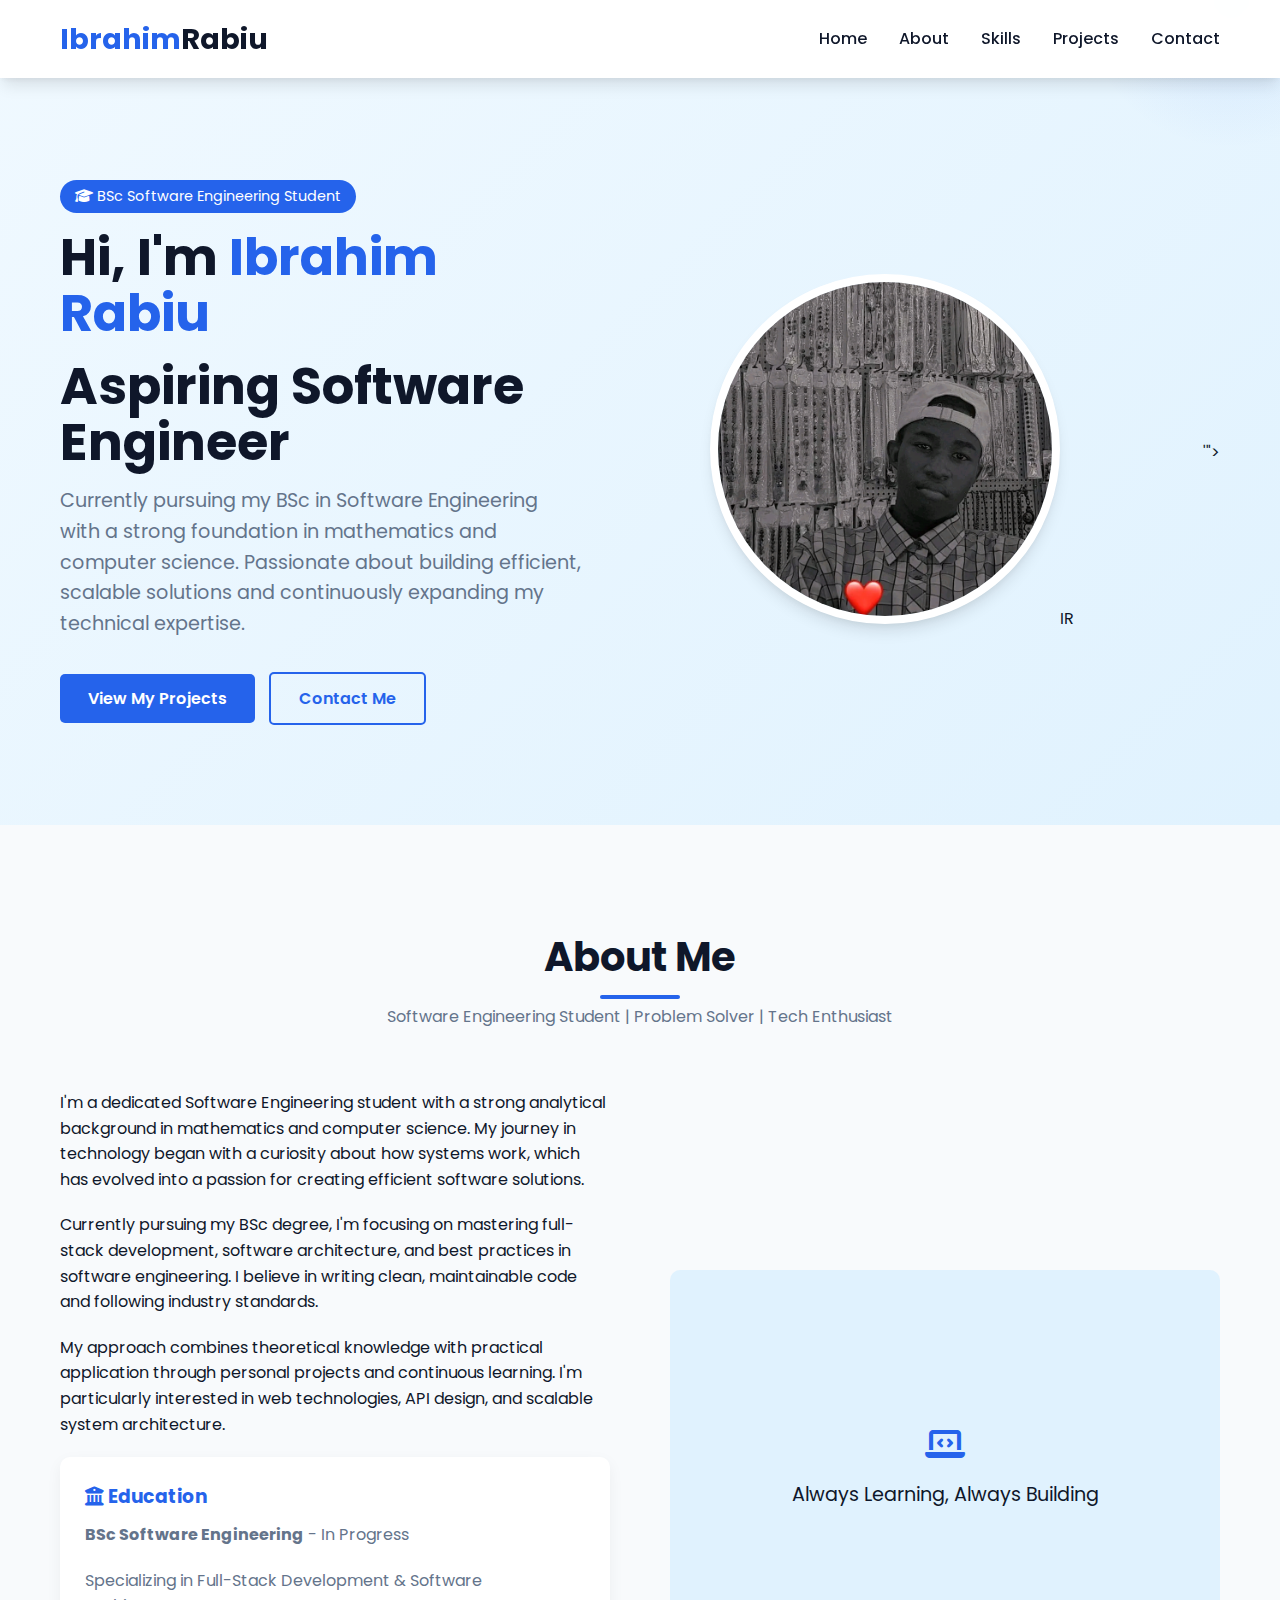
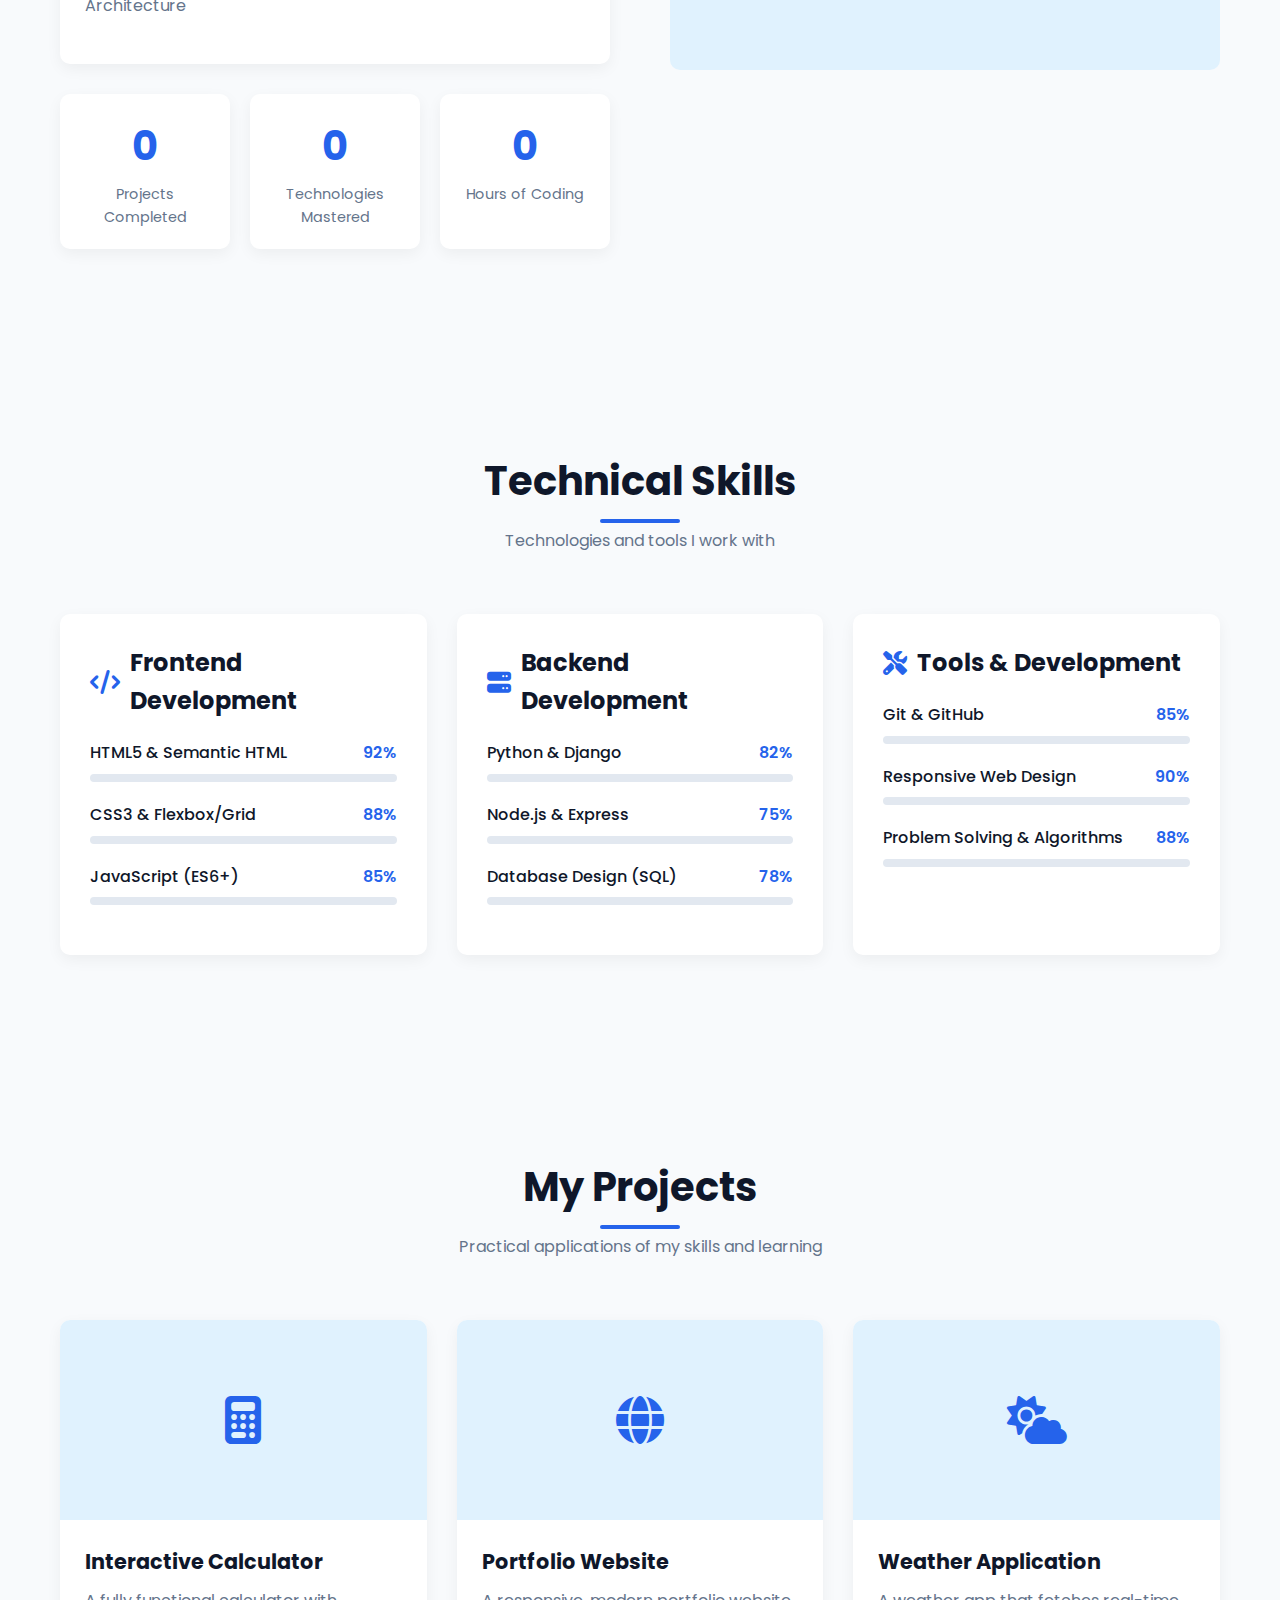
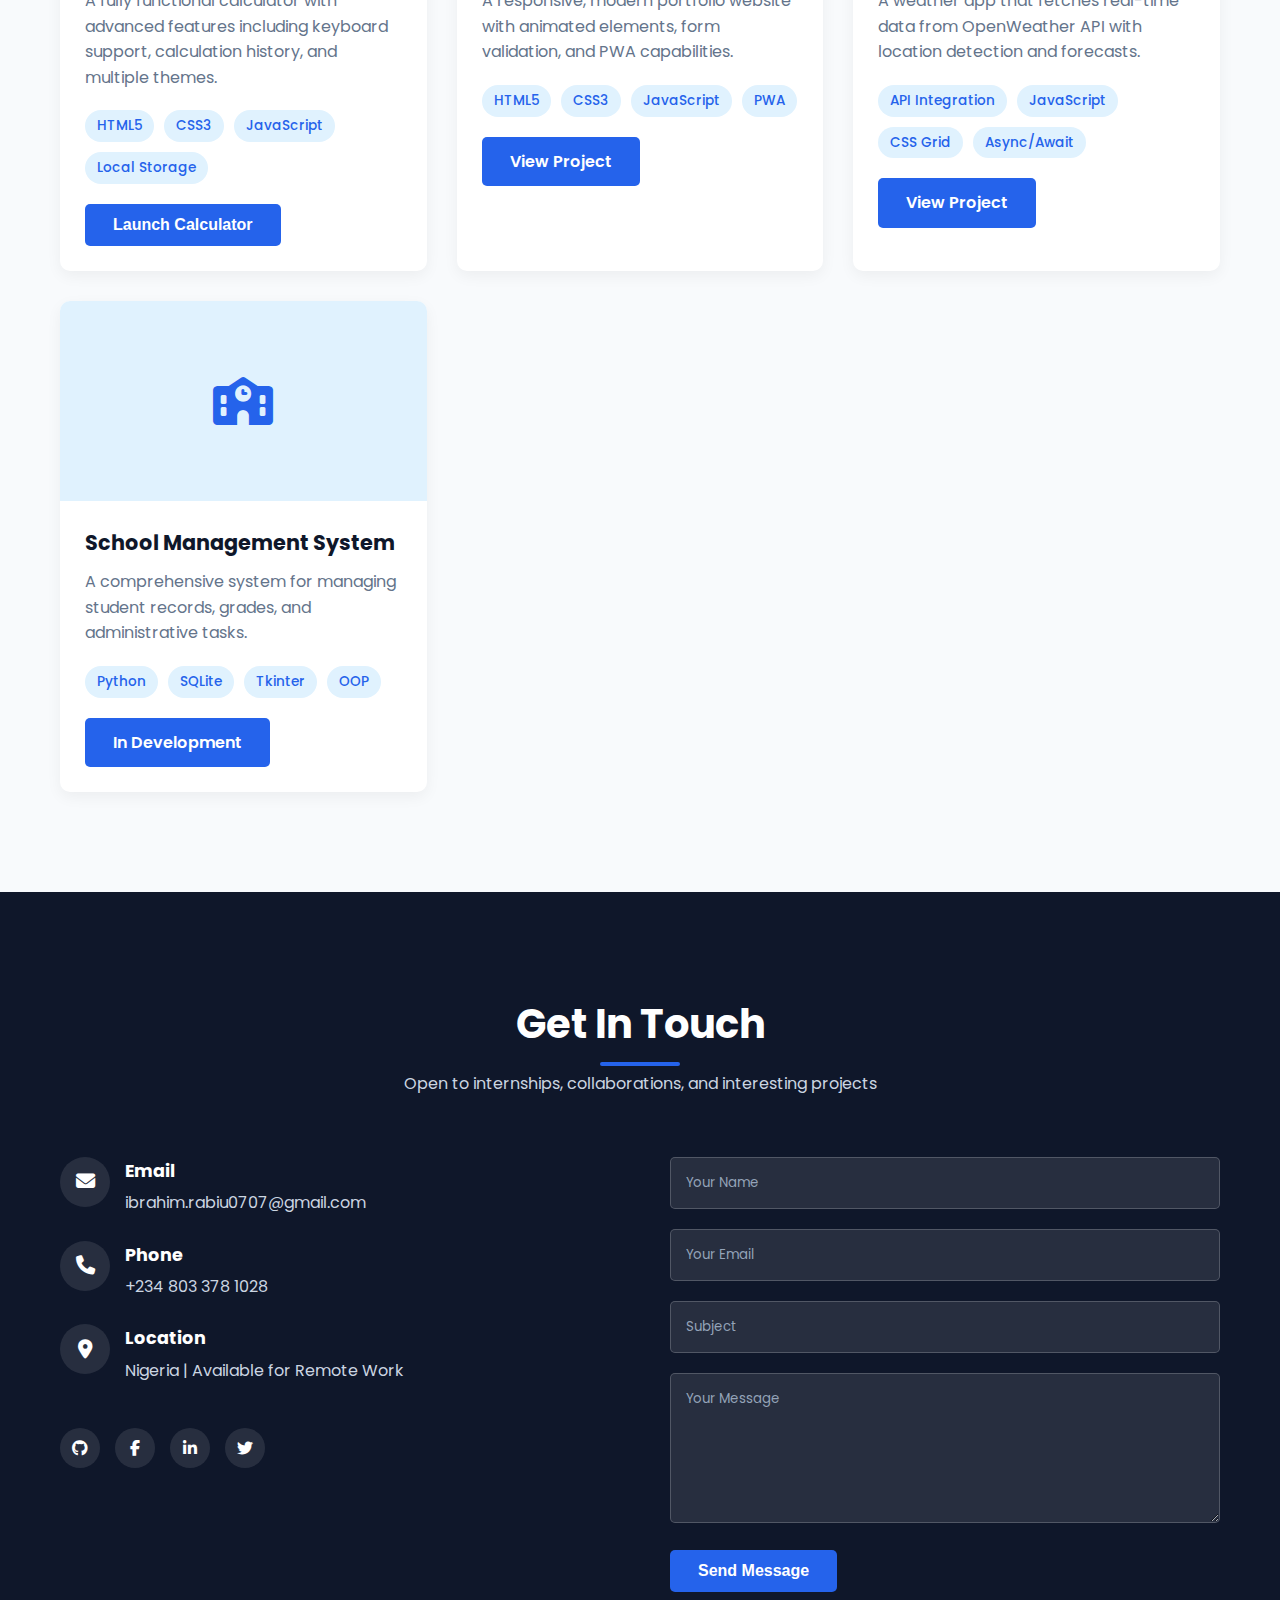
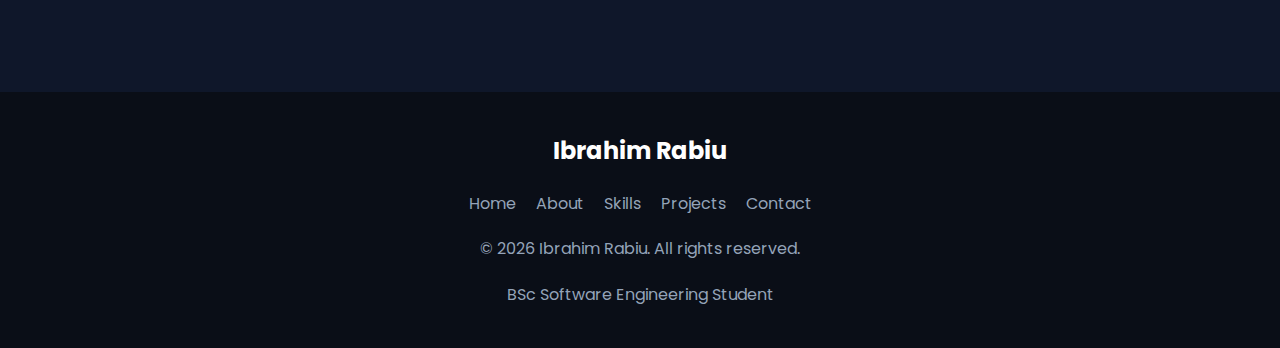
<file: index.html>
<!DOCTYPE html>
<html lang="en">
<head>
    <meta charset="UTF-8">
    <title>Ibrahim Rabiu | Aspiring Software Engineer</title>
    <meta name="viewport" content="width=device-width, initial-scale=1.0">
    <meta name="description" content="Portfolio of Ibrahim Rabiu, BSc Software Engineering student specializing in web development and programming.">
    <link rel="stylesheet" href="https://cdnjs.cloudflare.com/ajax/libs/font-awesome/6.4.0/css/all.min.css">
    <link rel="preconnect" href="https://fonts.googleapis.com">
    <link rel="preconnect" href="https://fonts.gstatic.com" crossorigin>
    <link href="https://fonts.googleapis.com/css2?family=Poppins:wght@300;400;500;600;700&family=Roboto+Mono:wght@300;400;500&display=swap" rel="stylesheet">
    <style>
        :root {
            --primary: #2563eb;
            --primary-dark: #1d4ed8;
            --secondary: #0f172a;
            --light: #f8fafc;
            --gray: #64748b;
            --gray-light: #e2e8f0;
            --success: #10b981;
            --shadow: 0 10px 15px -3px rgba(0, 0, 0, 0.1), 0 4px 6px -2px rgba(0, 0, 0, 0.05);
            --transition: all 0.3s ease;
        }

        * {
            margin: 0;
            padding: 0;
            box-sizing: border-box;
        }

        html {
            scroll-behavior: smooth;
        }

        body {
            font-family: 'Poppins', sans-serif;
            line-height: 1.6;
            color: var(--secondary);
            background-color: var(--light);
            overflow-x: hidden;
        }

        .container {
            width: 100%;
            max-width: 1200px;
            margin: 0 auto;
            padding: 0 20px;
        }

        /* Header & Navigation */
        header {
            background-color: rgba(255, 255, 255, 0.98);
            box-shadow: var(--shadow);
            position: fixed;
            top: 0;
            left: 0;
            width: 100%;
            z-index: 1000;
            padding: 1rem 0;
            backdrop-filter: blur(10px);
        }

        .header-container {
            display: flex;
            justify-content: space-between;
            align-items: center;
        }

        .logo {
            display: flex;
            align-items: center;
            gap: 10px;
        }

        .logo h1 {
            font-size: 1.8rem;
            font-weight: 700;
            color: var(--primary);
        }

        .logo span {
            color: var(--secondary);
        }

        .nav-links {
            display: flex;
            gap: 2rem;
            list-style: none;
        }

        .nav-links a {
            text-decoration: none;
            color: var(--secondary);
            font-weight: 500;
            transition: var(--transition);
            position: relative;
        }

        .nav-links a:hover {
            color: var(--primary);
        }

        .nav-links a::after {
            content: '';
            position: absolute;
            bottom: -5px;
            left: 0;
            width: 0;
            height: 2px;
            background-color: var(--primary);
            transition: var(--transition);
        }

        .nav-links a:hover::after {
            width: 100%;
        }

        .mobile-menu-btn {
            display: none;
            background: none;
            border: none;
            font-size: 1.5rem;
            color: var(--secondary);
            cursor: pointer;
        }

        /* Hero Section */
        .hero {
            padding: 180px 0 100px;
            background: linear-gradient(135deg, #f0f9ff 0%, #e0f2fe 100%);
            position: relative;
            overflow: hidden;
        }

        .hero::before {
            content: '';
            position: absolute;
            width: 300px;
            height: 300px;
            border-radius: 50%;
            background: radial-gradient(circle, rgba(37, 99, 235, 0.1) 0%, rgba(37, 99, 235, 0) 70%);
            top: -150px;
            right: -100px;
        }

        .hero-content {
            display: flex;
            align-items: center;
            justify-content: space-between;
            gap: 50px;
        }

        .hero-text {
            flex: 1;
        }

        .hero-text h2 {
            font-size: 3.2rem;
            line-height: 1.1;
            margin-bottom: 1rem;
            color: var(--secondary);
        }

        .hero-text h2 span {
            color: var(--primary);
        }

        .hero-text p {
            font-size: 1.2rem;
            color: var(--gray);
            margin-bottom: 2rem;
            max-width: 600px;
        }

        .education-badge {
            display: inline-block;
            background: var(--primary);
            color: white;
            padding: 5px 15px;
            border-radius: 20px;
            font-size: 0.9rem;
            margin-bottom: 1rem;
        }

        .hero-image {
            flex: 1;
            text-align: center;
        }

        .profile-img {
            width: 350px;
            height: 350px;
            border-radius: 50%;
            object-fit: cover;
            border: 8px solid white;
            box-shadow: var(--shadow);
            background-color: #f8fafc;
        }

        .btn {
            display: inline-block;
            padding: 12px 28px;
            background-color: var(--primary);
            color: white;
            border-radius: 5px;
            text-decoration: none;
            font-weight: 600;
            transition: var(--transition);
            border: none;
            cursor: pointer;
            font-size: 1rem;
        }

        .btn:hover {
            background-color: var(--primary-dark);
            transform: translateY(-3px);
            box-shadow: var(--shadow);
        }

        .btn-outline {
            background-color: transparent;
            border: 2px solid var(--primary);
            color: var(--primary);
            margin-left: 10px;
        }

        .btn-outline:hover {
            background-color: var(--primary);
            color: white;
        }

        /* Sections */
        section {
            padding: 100px 0;
        }

        .section-title {
            text-align: center;
            margin-bottom: 60px;
        }

        .section-title h2 {
            font-size: 2.5rem;
            color: var(--secondary);
            position: relative;
            display: inline-block;
            margin-bottom: 15px;
        }

        .section-title h2::after {
            content: '';
            position: absolute;
            bottom: -10px;
            left: 50%;
            transform: translateX(-50%);
            width: 80px;
            height: 4px;
            background-color: var(--primary);
            border-radius: 2px;
        }

        .section-title p {
            color: var(--gray);
            max-width: 700px;
            margin: 0 auto;
        }

        /* About Section */
        .about-content {
            display: grid;
            grid-template-columns: 1fr 1fr;
            gap: 60px;
            align-items: center;
        }

        .about-text p {
            margin-bottom: 20px;
            color: var(--secondary);
        }

        .education-details {
            background: white;
            padding: 25px;
            border-radius: 10px;
            box-shadow: 0 5px 15px rgba(0, 0, 0, 0.05);
            margin-top: 20px;
        }

        .education-details h3 {
            color: var(--primary);
            margin-bottom: 10px;
        }

        .education-details p {
            color: var(--gray);
        }

        .stats {
            display: grid;
            grid-template-columns: repeat(3, 1fr);
            gap: 20px;
            margin-top: 30px;
        }

        .stat-item {
            text-align: center;
            padding: 20px;
            background-color: white;
            border-radius: 10px;
            box-shadow: 0 5px 15px rgba(0, 0, 0, 0.05);
        }

        .stat-number {
            font-size: 2.5rem;
            font-weight: 700;
            color: var(--primary);
            margin-bottom: 5px;
        }

        .stat-text {
            font-size: 0.9rem;
            color: var(--gray);
        }

        /* Skills Section */
        .skills-section {
            background-color: #f8fafc;
        }

        .skills-container {
            display: grid;
            grid-template-columns: repeat(auto-fill, minmax(300px, 1fr));
            gap: 30px;
        }

        .skill-category {
            background-color: white;
            padding: 30px;
            border-radius: 10px;
            box-shadow: 0 5px 15px rgba(0, 0, 0, 0.05);
        }

        .skill-category h3 {
            font-size: 1.5rem;
            margin-bottom: 20px;
            color: var(--secondary);
            display: flex;
            align-items: center;
            gap: 10px;
        }

        .skill-category h3 i {
            color: var(--primary);
        }

        .skill-item {
            margin-bottom: 20px;
        }

        .skill-header {
            display: flex;
            justify-content: space-between;
            margin-bottom: 8px;
        }

        .skill-name {
            font-weight: 500;
        }

        .skill-percent {
            font-weight: 600;
            color: var(--primary);
        }

        .skill-bar {
            height: 8px;
            background-color: var(--gray-light);
            border-radius: 4px;
            overflow: hidden;
        }

        .skill-progress {
            height: 100%;
            background-color: var(--primary);
            border-radius: 4px;
            width: 0;
            transition: width 1.5s ease;
        }

        /* Projects Section */
        .projects-container {
            display: grid;
            grid-template-columns: repeat(auto-fill, minmax(350px, 1fr));
            gap: 30px;
        }

        .project-card {
            background-color: white;
            border-radius: 10px;
            overflow: hidden;
            box-shadow: 0 5px 15px rgba(0, 0, 0, 0.05);
            transition: var(--transition);
        }

        .project-card:hover {
            transform: translateY(-10px);
            box-shadow: 0 15px 30px rgba(0, 0, 0, 0.1);
        }

        .project-img {
            height: 200px;
            width: 100%;
            background-color: #e0f2fe;
            display: flex;
            align-items: center;
            justify-content: center;
            font-size: 3rem;
            color: var(--primary);
        }

        .project-content {
            padding: 25px;
        }

        .project-content h3 {
            font-size: 1.3rem;
            margin-bottom: 10px;
            color: var(--secondary);
        }

        .project-content p {
            color: var(--gray);
            margin-bottom: 20px;
        }

        .project-tech {
            display: flex;
            flex-wrap: wrap;
            gap: 10px;
            margin-bottom: 20px;
        }

        .tech-tag {
            background-color: #e0f2fe;
            color: var(--primary);
            padding: 5px 12px;
            border-radius: 20px;
            font-size: 0.85rem;
            font-weight: 500;
        }

        /* Contact Section */
        .contact-section {
            background-color: var(--secondary);
            color: white;
        }

        .contact-section .section-title h2 {
            color: white;
        }

        .contact-section .section-title p {
            color: #cbd5e1;
        }

        .contact-container {
            display: grid;
            grid-template-columns: 1fr 1fr;
            gap: 60px;
        }

        .contact-info {
            display: flex;
            flex-direction: column;
            gap: 25px;
        }

        .contact-item {
            display: flex;
            align-items: flex-start;
            gap: 15px;
        }

        .contact-icon {
            background-color: rgba(255, 255, 255, 0.1);
            width: 50px;
            height: 50px;
            border-radius: 50%;
            display: flex;
            align-items: center;
            justify-content: center;
            font-size: 1.2rem;
            color: white;
        }

        .contact-details h4 {
            margin-bottom: 5px;
            font-size: 1.1rem;
        }

        .contact-details p {
            color: #cbd5e1;
        }

        .social-links {
            display: flex;
            gap: 15px;
            margin-top: 20px;
        }

        .social-links a {
            display: flex;
            align-items: center;
            justify-content: center;
            width: 40px;
            height: 40px;
            background-color: rgba(255, 255, 255, 0.1);
            border-radius: 50%;
            color: white;
            text-decoration: none;
            transition: var(--transition);
        }

        .social-links a:hover {
            background-color: var(--primary);
            transform: translateY(-3px);
        }

        .contact-form input,
        .contact-form textarea {
            width: 100%;
            padding: 15px;
            margin-bottom: 20px;
            background-color: rgba(255, 255, 255, 0.1);
            border: 1px solid rgba(255, 255, 255, 0.2);
            border-radius: 5px;
            color: white;
            font-family: 'Poppins', sans-serif;
        }

        .contact-form input::placeholder,
        .contact-form textarea::placeholder {
            color: #94a3b8;
        }

        .contact-form textarea {
            height: 150px;
            resize: vertical;
        }

        /* Footer */
        footer {
            background-color: #0a0e17;
            color: #94a3b8;
            padding: 40px 0;
            text-align: center;
        }

        .footer-content {
            display: flex;
            flex-direction: column;
            align-items: center;
            gap: 20px;
        }

        .footer-logo {
            font-size: 1.5rem;
            font-weight: 700;
            color: white;
        }

        .footer-links {
            display: flex;
            gap: 20px;
            flex-wrap: wrap;
            justify-content: center;
        }

        .footer-links a {
            color: #94a3b8;
            text-decoration: none;
            transition: var(--transition);
        }

        .footer-links a:hover {
            color: var(--primary);
        }

        /* Calculator Modal */
        .calculator-modal {
            display: none;
            position: fixed;
            top: 0;
            left: 0;
            width: 100%;
            height: 100%;
            background: rgba(0, 0, 0, 0.9);
            z-index: 2000;
            overflow-y: auto;
            animation: fadeIn 0.3s ease;
        }

        .calculator-content {
            background: white;
            margin: 2% auto;
            padding: 30px;
            border-radius: 15px;
            max-width: 400px;
            position: relative;
            animation: slideUp 0.3s ease;
        }

        .modal-close {
            position: absolute;
            top: 15px;
            right: 15px;
            background: none;
            border: none;
            font-size: 1.5rem;
            cursor: pointer;
            color: var(--gray);
            transition: color 0.3s ease;
            z-index: 2001;
        }

        .modal-close:hover {
            color: #ef4444;
        }

        /* Calculator Styles */
        .calculator {
            background: #f8fafc;
            border-radius: 10px;
            padding: 20px;
            box-shadow: 0 10px 20px rgba(0, 0, 0, 0.1);
        }

        .calculator-display {
            background: white;
            border: 2px solid #e2e8f0;
            border-radius: 5px;
            padding: 15px;
            margin-bottom: 20px;
            text-align: right;
            font-size: 1.8rem;
            font-family: 'Roboto Mono', monospace;
            min-height: 70px;
            overflow-x: auto;
            white-space: nowrap;
        }

        .calculator-history {
            font-size: 0.9rem;
            color: var(--gray);
            min-height: 20px;
        }

        .calculator-result {
            font-size: 1.8rem;
            font-weight: 600;
            color: var(--secondary);
        }

        .calculator-buttons {
            display: grid;
            grid-template-columns: repeat(4, 1fr);
            gap: 10px;
        }

        .calculator-btn {
            background: white;
            border: 2px solid #e2e8f0;
            border-radius: 5px;
            padding: 15px;
            font-size: 1.2rem;
            font-weight: 500;
            cursor: pointer;
            transition: var(--transition);
        }

        .calculator-btn:hover {
            background: var(--primary);
            color: white;
            border-color: var(--primary);
        }

        .calculator-btn.operator {
            background: #e0f2fe;
            color: var(--primary);
        }

        .calculator-btn.operator:hover {
            background: var(--primary);
            color: white;
        }

        .calculator-btn.equals {
            background: var(--primary);
            color: white;
            grid-column: span 2;
        }

        .calculator-btn.equals:hover {
            background: var(--primary-dark);
        }

        .calculator-btn.clear {
            background: #fee2e2;
            color: #dc2626;
        }

        .calculator-btn.clear:hover {
            background: #dc2626;
            color: white;
        }

        /* Responsive Design */
        @media (max-width: 992px) {
            .hero-content {
                flex-direction: column;
                text-align: center;
            }

            .hero-text h2 {
                font-size: 2.8rem;
            }

            .about-content {
                grid-template-columns: 1fr;
            }

            .contact-container {
                grid-template-columns: 1fr;
            }
        }

        @media (max-width: 768px) {
            .nav-links {
                display: none;
                position: absolute;
                top: 100%;
                left: 0;
                width: 100%;
                background-color: white;
                flex-direction: column;
                padding: 20px;
                box-shadow: var(--shadow);
                text-align: center;
            }

            .nav-links.active {
                display: flex;
            }

            .mobile-menu-btn {
                display: block;
            }

            .hero-text h2 {
                font-size: 2.2rem;
            }

            .profile-img {
                width: 280px;
                height: 280px;
            }

            .stats {
                grid-template-columns: repeat(2, 1fr);
            }

            .calculator-content {
                margin: 5% auto;
                width: 95%;
                padding: 20px;
            }
        }

        @media (max-width: 576px) {
            .section-title h2 {
                font-size: 2rem;
            }

            .hero-text h2 {
                font-size: 1.8rem;
            }

            .btn {
                padding: 10px 20px;
                font-size: 0.9rem;
            }

            .stats {
                grid-template-columns: 1fr;
            }

            .projects-container {
                grid-template-columns: 1fr;
            }

            .skill-category {
                padding: 20px;
            }

            .calculator-btn {
                padding: 12px;
                font-size: 1rem;
            }
        }

        @keyframes fadeIn {
            from { opacity: 0; }
            to { opacity: 1; }
        }

        @keyframes slideUp {
            from { transform: translateY(50px); opacity: 0; }
            to { transform: translateY(0); opacity: 1; }
        }
    </style>
</head>
<body>
    <!-- Header & Navigation -->
    <header>
        <div class="container header-container">
            <div class="logo">
                <h1>Ibrahim<span>Rabiu</span></h1>
            </div>

            <nav>
                <ul class="nav-links">
                    <li><a href="#home">Home</a></li>
                    <li><a href="#about">About</a></li>
                    <li><a href="#skills">Skills</a></li>
                    <li><a href="#projects">Projects</a></li>
                    <li><a href="#contact">Contact</a></li>
                </ul>
                <button class="mobile-menu-btn" id="mobileMenuBtn">
                    <i class="fas fa-bars"></i>
                </button>
            </nav>
        </div>
    </header>

    <!-- Hero Section -->
    <section class="hero" id="home">
        <div class="container hero-content">
            <div class="hero-text">
                <div class="education-badge">
                    <i class="fas fa-graduation-cap"></i> BSc Software Engineering Student
                </div>
                <h2>Hi, I'm <span>Ibrahim Rabiu</span></h2>
                <h2>Aspiring Software Engineer</h2>
                <p>
                    Currently pursuing my BSc in Software Engineering with a strong foundation in 
                    mathematics and computer science. Passionate about building efficient, scalable 
                    solutions and continuously expanding my technical expertise.
                </p>
                <div class="hero-buttons">
                    <a href="#projects" class="btn">View My Projects</a>
                    <a href="#contact" class="btn btn-outline">Contact Me</a>
                </div>
            </div>
            <div class="hero-image">
                <img src="profile.jpg" alt="Ibrahim Rabiu" class="profile-img" onerror="this.style.display='none'; this.parentElement.innerHTML='<div class=\"profile-img\" style=\"display:flex; align-items:center; justify-content:center; color:white; font-size:5rem; font-weight:bold; background:linear-gradient(135deg, var(--primary) 0%, var(--primary-dark) 100%);\">IR</div>'">
            </div>
        </div>
    </section>

    <!-- About Section -->
    <section class="about-section" id="about">
        <div class="container">
            <div class="section-title">
                <h2>About Me</h2>
                <p>Software Engineering Student | Problem Solver | Tech Enthusiast</p>
            </div>

            <div class="about-content">
                <div class="about-text">
                    <p>
                        I'm a dedicated Software Engineering student with a strong analytical background 
                        in mathematics and computer science. My journey in technology began with a curiosity 
                        about how systems work, which has evolved into a passion for creating efficient 
                        software solutions.
                    </p>
                    <p>
                        Currently pursuing my BSc degree, I'm focusing on mastering full-stack development, 
                        software architecture, and best practices in software engineering. I believe in writing 
                        clean, maintainable code and following industry standards.
                    </p>
                    <p>
                        My approach combines theoretical knowledge with practical application through 
                        personal projects and continuous learning. I'm particularly interested in web 
                        technologies, API design, and scalable system architecture.
                    </p>

                    <div class="education-details">
                        <h3><i class="fas fa-university"></i> Education</h3>
                        <p><strong>BSc Software Engineering</strong> - In Progress</p>
                        <p>Specializing in Full-Stack Development & Software Architecture</p>
                    </div>

                    <div class="stats">
                        <div class="stat-item">
                            <div class="stat-number" id="projectsCount">0</div>
                            <div class="stat-text">Projects Completed</div>
                        </div>
                        <div class="stat-item">
                            <div class="stat-number" id="technologiesCount">0</div>
                            <div class="stat-text">Technologies Mastered</div>
                        </div>
                        <div class="stat-item">
                            <div class="stat-number" id="learningHours">0</div>
                            <div class="stat-text">Hours of Coding</div>
                        </div>
                    </div>
                </div>

                <div class="about-image">
                    <div style="width:100%; height:400px; background-color: #e0f2fe; border-radius:10px; display:flex; align-items:center; justify-content:center; color:var(--primary); font-size:2rem; flex-direction: column; gap: 20px;">
                        <i class="fas fa-laptop-code"></i>
                        <p style="font-size: 1.2rem; text-align: center; color: var(--secondary);">Always Learning, Always Building</p>
                    </div>
                </div>
            </div>
        </div>
    </section>

    <!-- Skills Section -->
    <section class="skills-section" id="skills">
        <div class="container">
            <div class="section-title">
                <h2>Technical Skills</h2>
                <p>Technologies and tools I work with</p>
            </div>

            <div class="skills-container">
                <div class="skill-category">
                    <h3><i class="fas fa-code"></i> Frontend Development</h3>
                    <div class="skill-item">
                        <div class="skill-header">
                            <span class="skill-name">HTML5 & Semantic HTML</span>
                            <span class="skill-percent">92%</span>
                        </div>
                        <div class="skill-bar">
                            <div class="skill-progress" data-width="92"></div>
                        </div>
                    </div>
                    <div class="skill-item">
                        <div class="skill-header">
                            <span class="skill-name">CSS3 & Flexbox/Grid</span>
                            <span class="skill-percent">88%</span>
                        </div>
                        <div class="skill-bar">
                            <div class="skill-progress" data-width="88"></div>
                        </div>
                    </div>
                    <div class="skill-item">
                        <div class="skill-header">
                            <span class="skill-name">JavaScript (ES6+)</span>
                            <span class="skill-percent">85%</span>
                        </div>
                        <div class="skill-bar">
                            <div class="skill-progress" data-width="85"></div>
                        </div>
                    </div>
                </div>

                <div class="skill-category">
                    <h3><i class="fas fa-server"></i> Backend Development</h3>
                    <div class="skill-item">
                        <div class="skill-header">
                            <span class="skill-name">Python & Django</span>
                            <span class="skill-percent">82%</span>
                        </div>
                        <div class="skill-bar">
                            <div class="skill-progress" data-width="82"></div>
                        </div>
                    </div>
                    <div class="skill-item">
                        <div class="skill-header">
                            <span class="skill-name">Node.js & Express</span>
                            <span class="skill-percent">75%</span>
                        </div>
                        <div class="skill-bar">
                            <div class="skill-progress" data-width="75"></div>
                        </div>
                    </div>
                    <div class="skill-item">
                        <div class="skill-header">
                            <span class="skill-name">Database Design (SQL)</span>
                            <span class="skill-percent">78%</span>
                        </div>
                        <div class="skill-bar">
                            <div class="skill-progress" data-width="78"></div>
                        </div>
                    </div>
                </div>

                <div class="skill-category">
                    <h3><i class="fas fa-tools"></i> Tools & Development</h3>
                    <div class="skill-item">
                        <div class="skill-header">
                            <span class="skill-name">Git & GitHub</span>
                            <span class="skill-percent">85%</span>
                        </div>
                        <div class="skill-bar">
                            <div class="skill-progress" data-width="85"></div>
                        </div>
                    </div>
                    <div class="skill-item">
                        <div class="skill-header">
                            <span class="skill-name">Responsive Web Design</span>
                            <span class="skill-percent">90%</span>
                        </div>
                        <div class="skill-bar">
                            <div class="skill-progress" data-width="90"></div>
                        </div>
                    </div>
                    <div class="skill-item">
                        <div class="skill-header">
                            <span class="skill-name">Problem Solving & Algorithms</span>
                            <span class="skill-percent">88%</span>
                        </div>
                        <div class="skill-bar">
                            <div class="skill-progress" data-width="88"></div>
                        </div>
                    </div>
                </div>
            </div>
        </div>
    </section>

    <!-- Projects Section -->
    <section class="projects-section" id="projects">
        <div class="container">
            <div class="section-title">
                <h2>My Projects</h2>
                <p>Practical applications of my skills and learning</p>
            </div>

            <div class="projects-container">
                <!-- Calculator Project Card -->
                <div class="project-card">
                    <div class="project-img">
                        <i class="fas fa-calculator"></i>
                    </div>
                    <div class="project-content">
                        <h3>Interactive Calculator</h3>
                        <p>A fully functional calculator with advanced features including keyboard support, calculation history, and multiple themes.</p>
                        <div class="project-tech">
                            <span class="tech-tag">HTML5</span>
                            <span class="tech-tag">CSS3</span>
                            <span class="tech-tag">JavaScript</span>
                            <span class="tech-tag">Local Storage</span>
                        </div>
                        <button class="btn open-calculator">Launch Calculator</button>
                    </div>
                </div>

                <!-- Portfolio Website Project Card -->
                <div class="project-card">
                    <div class="project-img">
                        <i class="fas fa-globe"></i>
                    </div>
                    <div class="project-content">
                        <h3>Portfolio Website</h3>
                        <p>A responsive, modern portfolio website with animated elements, form validation, and PWA capabilities.</p>
                        <div class="project-tech">
                            <span class="tech-tag">HTML5</span>
                            <span class="tech-tag">CSS3</span>
                            <span class="tech-tag">JavaScript</span>
                            <span class="tech-tag">PWA</span>
                        </div>
                        <a href="projects/portfolio-website/index.html" class="btn">View Project</a>
                    </div>
                </div>

                <!-- Weather App Project Card -->
                <div class="project-card">
                    <div class="project-img">
                        <i class="fas fa-cloud-sun"></i>
                    </div>
                    <div class="project-content">
                        <h3>Weather Application</h3>
                        <p>A weather app that fetches real-time data from OpenWeather API with location detection and forecasts.</p>
                        <div class="project-tech">
                            <span class="tech-tag">API Integration</span>
                            <span class="tech-tag">JavaScript</span>
                            <span class="tech-tag">CSS Grid</span>
                            <span class="tech-tag">Async/Await</span>
                        </div>
                        <a href="projects/weather-app/index.html" class="btn">View Project</a>
                    </div>
                </div>

                <!-- School Management System Project Card -->
                <div class="project-card">
                    <div class="project-img">
                        <i class="fas fa-school"></i>
                    </div>
                    <div class="project-content">
                        <h3>School Management System</h3>
                        <p>A comprehensive system for managing student records, grades, and administrative tasks.</p>
                        <div class="project-tech">
                            <span class="tech-tag">Python</span>
                            <span class="tech-tag">SQLite</span>
                            <span class="tech-tag">Tkinter</span>
                            <span class="tech-tag">OOP</span>
                        </div>
                        <a href="#" class="btn">In Development</a>
                    </div>
                </div>
            </div>
        </div>
    </section>

    <!-- Contact Section -->
    <section class="contact-section" id="contact">
        <div class="container">
            <div class="section-title">
                <h2>Get In Touch</h2>
                <p>Open to internships, collaborations, and interesting projects</p>
            </div>
            
            <div class="contact-container">
                <div class="contact-info">
                    <div class="contact-item">
                        <div class="contact-icon">
                            <i class="fas fa-envelope"></i>
                        </div>
                        <div class="contact-details">
                            <h4>Email</h4>
                            <p>ibrahim.rabiu0707@gmail.com</p>
                        </div>
                    </div>
                    
                    <div class="contact-item">
                        <div class="contact-icon">
                            <i class="fas fa-phone"></i>
                        </div>
                        <div class="contact-details">
                            <h4>Phone</h4>
                            <p>+234 803 378 1028</p>
                        </div>
                    </div>
                    
                    <div class="contact-item">
                        <div class="contact-icon">
                            <i class="fas fa-map-marker-alt"></i>
                        </div>
                        <div class="contact-details">
                            <h4>Location</h4>
                            <p>Nigeria | Available for Remote Work</p>
                        </div>
                    </div>
                    
                    <div class="social-links">
                        <a href="https://github.com/ibrahimrabiudebug" title="GitHub" target="_blank"><i class="fab fa-github"></i></a>
                        <a href="https://www.facebook.com/ibminister" title="Facebook" target="_blank"><i class="fab fa-facebook-f"></i></a>
                        <a href="https://linkedin.com" title="LinkedIn" target="_blank"><i class="fab fa-linkedin-in"></i></a>
                        <a href="https://twitter.com" title="Twitter" target="_blank"><i class="fab fa-twitter"></i></a>
                    </div>
                </div>
                
                <div class="contact-form">
                    <form id="contactForm" method="POST" action="https://formsubmit.co/ibrahim.rabiu0707@gmail.com">
                        <input type="hidden" name="_subject" value="New Message from Portfolio">
                        <input type="hidden" name="_captcha" value="false">
                        <input type="hidden" name="_template" value="table">
                        <input type="hidden" name="_next" value="thank-you.html">
                        
                        <input type="text" name="name" placeholder="Your Name" required minlength="2" maxlength="50">
                        <input type="email" name="email" placeholder="Your Email" required>
                        <input type="text" name="subject" placeholder="Subject" required minlength="5" maxlength="100">
                        <textarea name="message" placeholder="Your Message" required minlength="10" maxlength="1000"></textarea>
                        <button type="submit" class="btn">
                            <span class="btn-text">Send Message</span>
                            <span class="btn-loading" style="display: none;">
                                <i class="fas fa-spinner fa-spin"></i> Sending...
                            </span>
                        </button>
                    </form>
                </div>
            </div>
        </div>
    </section>

    <!-- Calculator Modal -->
    <div class="calculator-modal" id="calculatorModal">
        <div class="calculator-content">
            <button class="modal-close" id="closeCalculator">&times;</button>
            <h2 style="text-align: center; margin-bottom: 20px; color: var(--secondary);">Interactive Calculator</h2>
            <div class="calculator">
                <div class="calculator-display">
                    <div class="calculator-history" id="calcHistory"></div>
                    <div class="calculator-result" id="calcResult">0</div>
                </div>
                <div class="calculator-buttons">
                    <button class="calculator-btn clear" data-action="clear">C</button>
                    <button class="calculator-btn clear" data-action="clear-entry">CE</button>
                    <button class="calculator-btn operator" data-action="backspace">⌫</button>
                    <button class="calculator-btn operator" data-action="/">÷</button>
                    
                    <button class="calculator-btn" data-number="7">7</button>
                    <button class="calculator-btn" data-number="8">8</button>
                    <button class="calculator-btn" data-number="9">9</button>
                    <button class="calculator-btn operator" data-action="*">×</button>
                    
                    <button class="calculator-btn" data-number="4">4</button>
                    <button class="calculator-btn" data-number="5">5</button>
                    <button class="calculator-btn" data-number="6">6</button>
                    <button class="calculator-btn operator" data-action="-">−</button>
                    
                    <button class="calculator-btn" data-number="1">1</button>
                    <button class="calculator-btn" data-number="2">2</button>
                    <button class="calculator-btn" data-number="3">3</button>
                    <button class="calculator-btn operator" data-action="+">+</button>
                    
                    <button class="calculator-btn" data-number="0">0</button>
                    <button class="calculator-btn" data-action=".">.</button>
                    <button class="calculator-btn equals" data-action="=">=</button>
                </div>
            </div>
        </div>
    </div>

    <!-- Footer -->
    <footer>
        <div class="container footer-content">
            <div class="footer-logo">Ibrahim Rabiu</div>
            <div class="footer-links">
                <a href="#home">Home</a>
                <a href="#about">About</a>
                <a href="#skills">Skills</a>
                <a href="#projects">Projects</a>
                <a href="#contact">Contact</a>
            </div>
            <p>© 2026 Ibrahim Rabiu. All rights reserved.</p>
            <p>BSc Software Engineering Student</p>
        </div>
    </footer>

    <script>
        // Mobile menu toggle
        const mobileMenuBtn = document.getElementById('mobileMenuBtn');
        const navLinks = document.querySelector('.nav-links');

        mobileMenuBtn.addEventListener('click', () => {
            navLinks.classList.toggle('active');
            mobileMenuBtn.innerHTML = navLinks.classList.contains('active') 
                ? '<i class="fas fa-times"></i>' 
                : '<i class="fas fa-bars"></i>';
        });

        // Close mobile menu when clicking on a link
        document.querySelectorAll('.nav-links a').forEach(link => {
            link.addEventListener('click', () => {
                navLinks.classList.remove('active');
                mobileMenuBtn.innerHTML = '<i class="fas fa-bars"></i>';
            });
        });

        // Animated counters
        function animateCounters() {
            const projectsCount = document.getElementById('projectsCount');
            const technologiesCount = document.getElementById('technologiesCount');
            const learningHours = document.getElementById('learningHours');

            let projects = 0;
            let technologies = 0;
            let hours = 0;

            const projectsTarget = 12;
            const technologiesTarget = 15;
            const hoursTarget = 1200;

            const interval = setInterval(() => {
                projects += Math.ceil(projectsTarget / 50);
                technologies += Math.ceil(technologiesTarget / 50);
                hours += Math.ceil(hoursTarget / 50);

                if (projects >= projectsTarget) projects = projectsTarget;
                if (technologies >= technologiesTarget) technologies = technologiesTarget;
                if (hours >= hoursTarget) hours = hoursTarget;

                projectsCount.textContent = projects;
                technologiesCount.textContent = technologies;
                learningHours.textContent = hours;

                if (projects === projectsTarget && technologies === technologiesTarget && hours === hoursTarget) {
                    clearInterval(interval);
                }
            }, 30);
        }

        // Animate skill bars on scroll
        function animateSkillBars() {
            const skillBars = document.querySelectorAll('.skill-progress');

            skillBars.forEach(bar => {
                const width = bar.getAttribute('data-width');
                bar.style.width = width + '%';
            });
        }

        // Calculator functionality
        class Calculator {
            constructor() {
                this.currentValue = '0';
                this.previousValue = '';
                this.operation = '';
                this.history = '';
                this.shouldResetScreen = false;
                this.initialize();
            }

            initialize() {
                this.updateDisplay();
                this.setupEventListeners();
                this.setupKeyboardSupport();
            }

            updateDisplay() {
                document.getElementById('calcResult').textContent = this.currentValue;
                document.getElementById('calcHistory').textContent = this.history;
            }

            clear() {
                this.currentValue = '0';
                this.previousValue = '';
                this.operation = '';
                this.history = '';
                this.shouldResetScreen = false;
                this.updateDisplay();
            }

            clearEntry() {
                this.currentValue = '0';
                this.updateDisplay();
            }

            appendNumber(number) {
                if (this.shouldResetScreen) {
                    this.currentValue = '';
                    this.shouldResetScreen = false;
                }
                
                if (number === '.' && this.currentValue.includes('.')) return;
                
                if (this.currentValue === '0' && number !== '.') {
                    this.currentValue = number;
                } else {
                    this.currentValue += number;
                }
                this.updateDisplay();
            }

            chooseOperation(op) {
                if (this.currentValue === '') return;
                
                if (this.previousValue !== '') {
                    this.calculate();
                }
                
                this.operation = op;
                this.previousValue = this.currentValue;
                this.history = `${this.previousValue} ${this.getOperationSymbol(op)}`;
                this.currentValue = '';
                this.updateDisplay();
            }

            calculate() {
                let computation;
                const prev = parseFloat(this.previousValue);
                const current = parseFloat(this.currentValue);
                
                if (isNaN(prev) || isNaN(current)) return;
                
                switch (this.operation) {
                    case '+':
                        computation = prev + current;
                        break;
                    case '-':
                        computation = prev - current;
                        break;
                    case '*':
                        computation = prev * current;
                        break;
                    case '/':
                        if (current === 0) {
                            alert("Cannot divide by zero!");
                            return;
                        }
                        computation = prev / current;
                        break;
                    default:
                        return;
                }
                
                this.currentValue = computation.toString();
                this.operation = '';
                this.previousValue = '';
                this.history = '';
                this.shouldResetScreen = true;
                this.updateDisplay();
            }

            deleteLast() {
                if (this.currentValue.length > 1) {
                    this.currentValue = this.currentValue.slice(0, -1);
                } else {
                    this.currentValue = '0';
                }
                this.updateDisplay();
            }

            getOperationSymbol(op) {
                const symbols = {
                    '+': '+',
                    '-': '−',
                    '*': '×',
                    '/': '÷'
                };
                return symbols[op] || op;
            }

            setupEventListeners() {
                document.querySelectorAll('.calculator-btn[data-number]').forEach(button => {
                    button.addEventListener('click', () => {
                        this.appendNumber(button.getAttribute('data-number'));
                    });
                });

                document.querySelectorAll('.calculator-btn[data-action]').forEach(button => {
                    button.addEventListener('click', () => {
                        const action = button.getAttribute('data-action');
                        
                        if (!isNaN(action) || action === '.') {
                            this.appendNumber(action);
                        } else if (['+', '-', '*', '/'].includes(action)) {
                            this.chooseOperation(action);
                        } else if (action === '=') {
                            this.calculate();
                        } else if (action === 'clear') {
                            this.clear();
                        } else if (action === 'clear-entry') {
                            this.clearEntry();
                        } else if (action === 'backspace') {
                            this.deleteLast();
                        }
                    });
                });
            }

            setupKeyboardSupport() {
                document.addEventListener('keydown', (e) => {
                    if (!document.getElementById('calculatorModal').style.display === 'block') return;
                    
                    e.preventDefault();
                    
                    if (e.key >= '0' && e.key <= '9') {
                        this.appendNumber(e.key);
                    } else if (e.key === '.') {
                        this.appendNumber('.');
                    } else if (e.key === '+') {
                        this.chooseOperation('+');
                    } else if (e.key === '-') {
                        this.chooseOperation('-');
                    } else if (e.key === '*') {
                        this.chooseOperation('*');
                    } else if (e.key === '/') {
                        this.chooseOperation('/');
                    } else if (e.key === 'Enter' || e.key === '=') {
                        this.calculate();
                    } else if (e.key === 'Escape') {
                        this.clear();
                    } else if (e.key === 'Backspace') {
                        this.deleteLast();
                    } else if (e.key === 'Delete') {
                        this.clearEntry();
                    }
                });
            }
        }

        // Calculator Modal
        const calculatorModal = document.getElementById('calculatorModal');
        const openCalculatorBtn = document.querySelector('.open-calculator');
        const closeCalculatorBtn = document.getElementById('closeCalculator');
        let calculator;

        openCalculatorBtn.addEventListener('click', () => {
            calculatorModal.style.display = 'block';
            document.body.style.overflow = 'hidden';
            
            if (!calculator) {
                calculator = new Calculator();
            }
        });

        closeCalculatorBtn.addEventListener('click', () => {
            calculatorModal.style.display = 'none';
            document.body.style.overflow = 'auto';
        });

        calculatorModal.addEventListener('click', (e) => {
            if (e.target === calculatorModal) {
                calculatorModal.style.display = 'none';
                document.body.style.overflow = 'auto';
            }
        });

        // Intersection Observer for animations
        const observerOptions = {
            threshold: 0.3
        };

        const observer = new IntersectionObserver((entries) => {
            entries.forEach(entry => {
                if (entry.isIntersecting) {
                    if (entry.target.id === 'about') {
                        animateCounters();
                    }
                    if (entry.target.id === 'skills') {
                        animateSkillBars();
                    }
                }
            });
        }, observerOptions);

        // Observe sections
        document.querySelectorAll('section').forEach(section => {
            observer.observe(section);
        });

        // Form submission with loading state
        const contactForm = document.getElementById('contactForm');
        if (contactForm) {
            const btnText = contactForm.querySelector('.btn-text');
            const btnLoading = contactForm.querySelector('.btn-loading');

            contactForm.addEventListener('submit', (e) => {
                // Show loading state
                if (btnText) btnText.style.display = 'none';
                if (btnLoading) btnLoading.style.display = 'inline-block';
            });
        }

        // Smooth scroll for navigation links
        document.querySelectorAll('a[href^="#"]').forEach(anchor => {
            anchor.addEventListener('click', function(e) {
                e.preventDefault();

                const targetId = this.getAttribute('href');
                if (targetId === '#') return;

                const targetElement = document.querySelector(targetId);
                if (targetElement) {
                    window.scrollTo({
                        top: targetElement.offsetTop - 80,
                        behavior: 'smooth'
                    });
                }
            });
        });

        // Initialize skill bars with 0 width
        document.querySelectorAll('.skill-progress').forEach(bar => {
            bar.style.width = '0%';
        });

        // Form validation
        document.querySelectorAll('.contact-form input, .contact-form textarea').forEach(input => {
            input.addEventListener('input', function() {
                if (this.checkValidity()) {
                    this.style.borderColor = '#10b981';
                } else {
                    this.style.borderColor = '#ef4444';
                }
            });
        });

        // Add typing effect for hero text
        const heroText = "Aspiring Software Engineer";
        const heroElement = document.querySelector('.hero-text h2:nth-child(3)');
        let i = 0;
        
        function typeWriter() {
            if (i < heroText.length) {
                heroElement.textContent = heroText.substring(0, i + 1);
                i++;
                setTimeout(typeWriter, 100);
            }
        }
        
        // Start typing effect after page load
        window.addEventListener('load', () => {
            setTimeout(typeWriter, 1000);
        });
    </script>
</body>
</html>
</file>
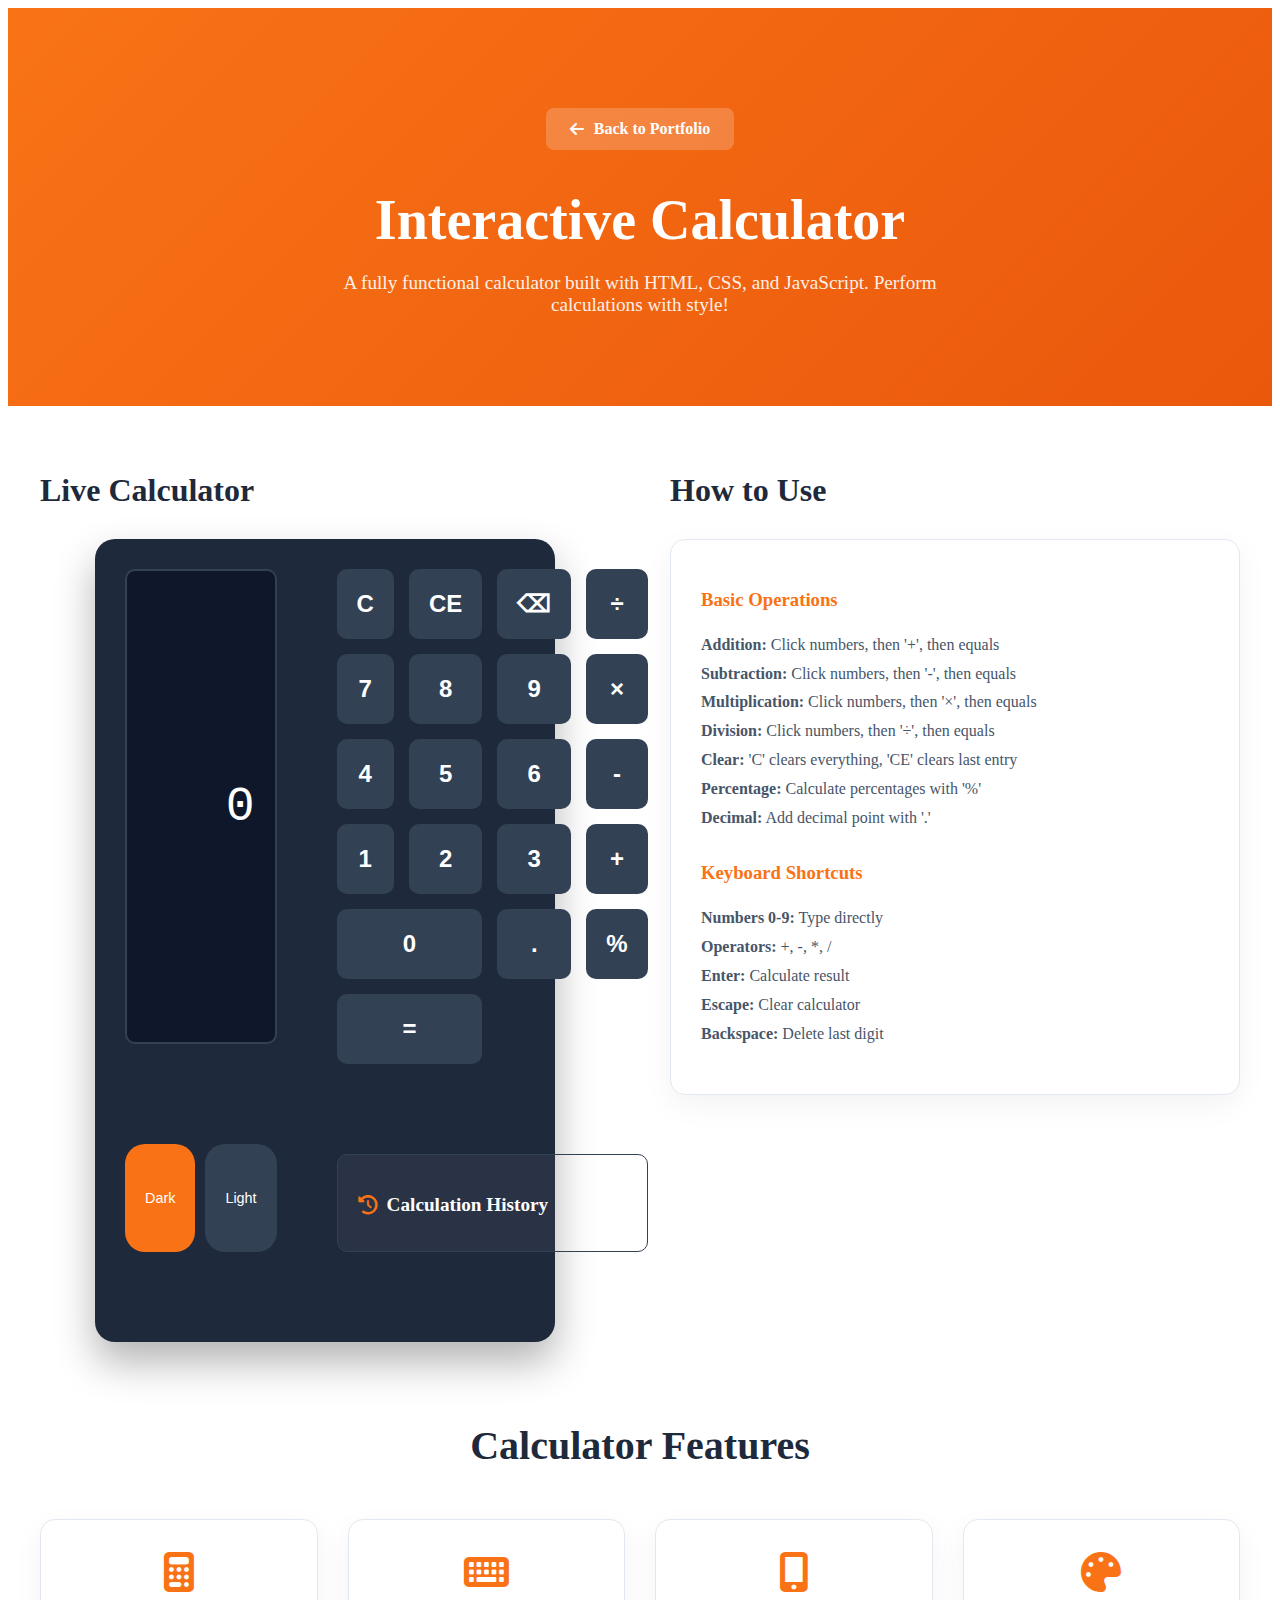
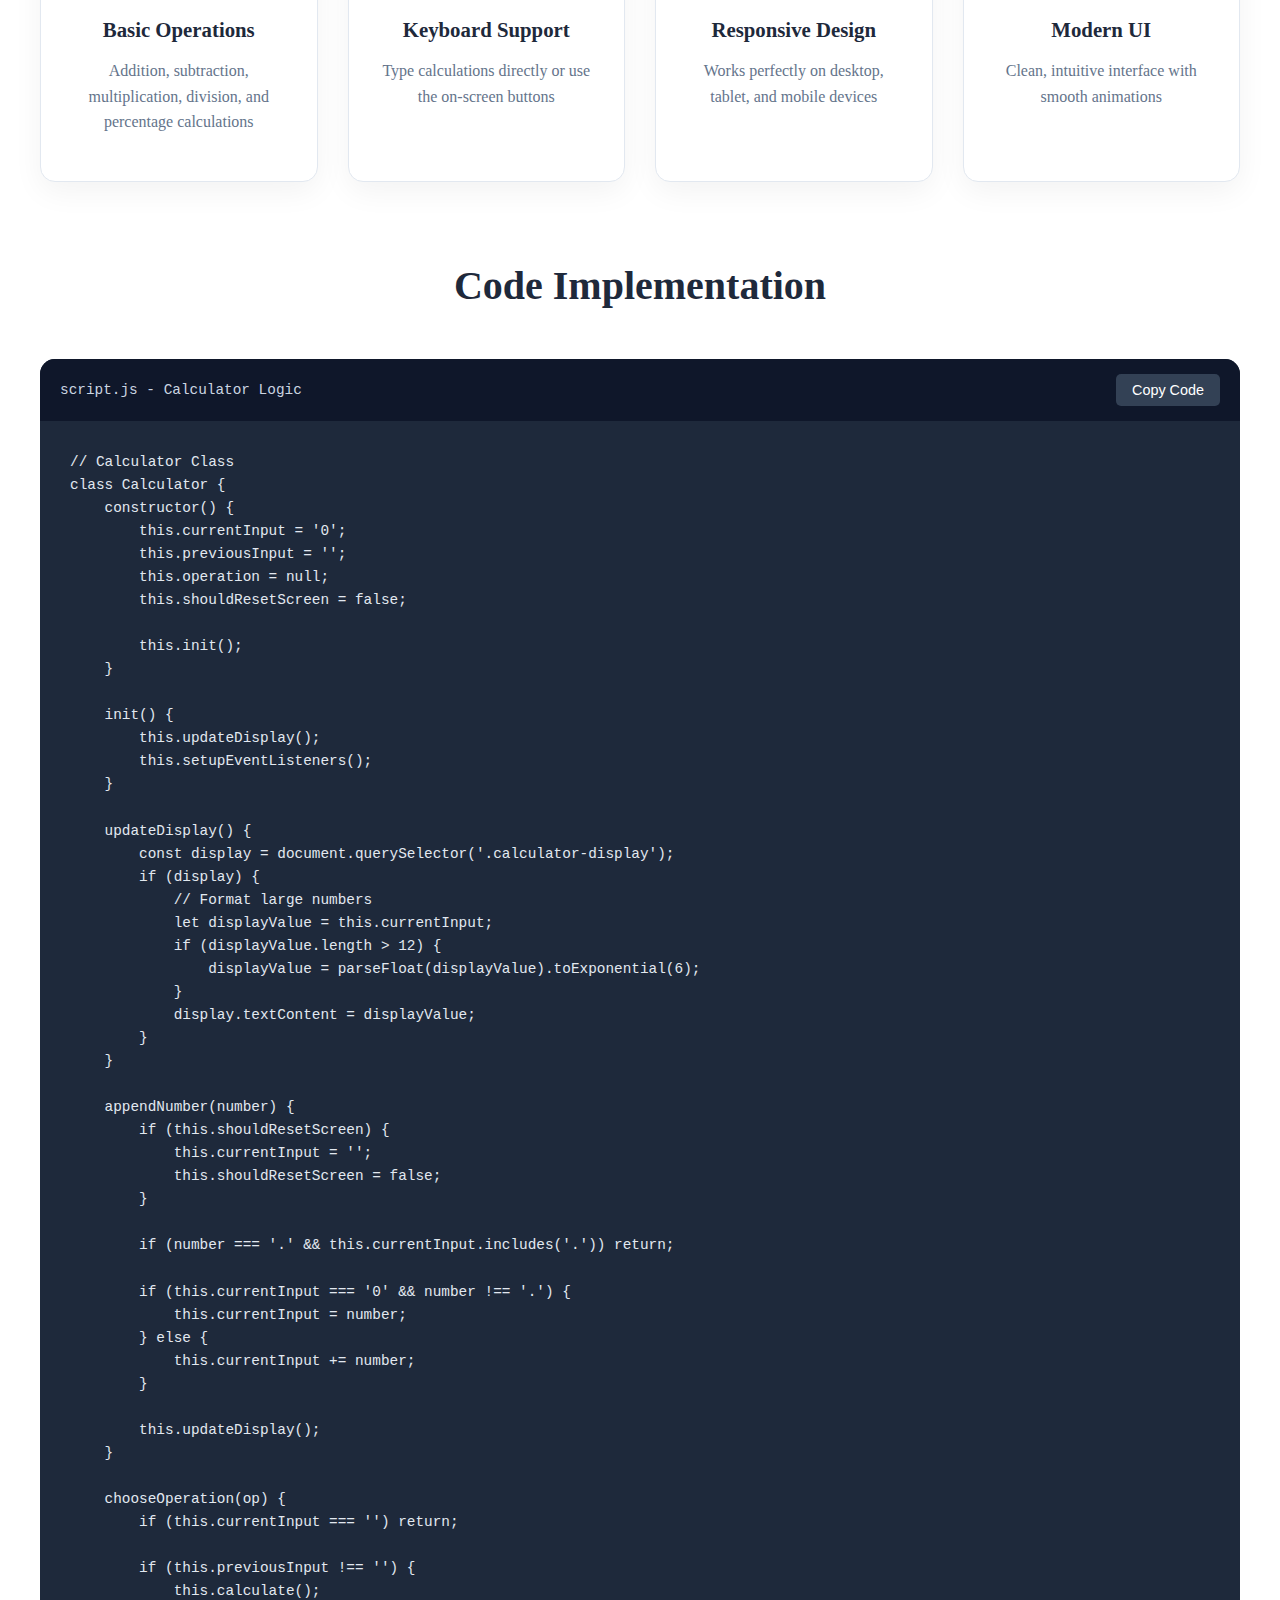
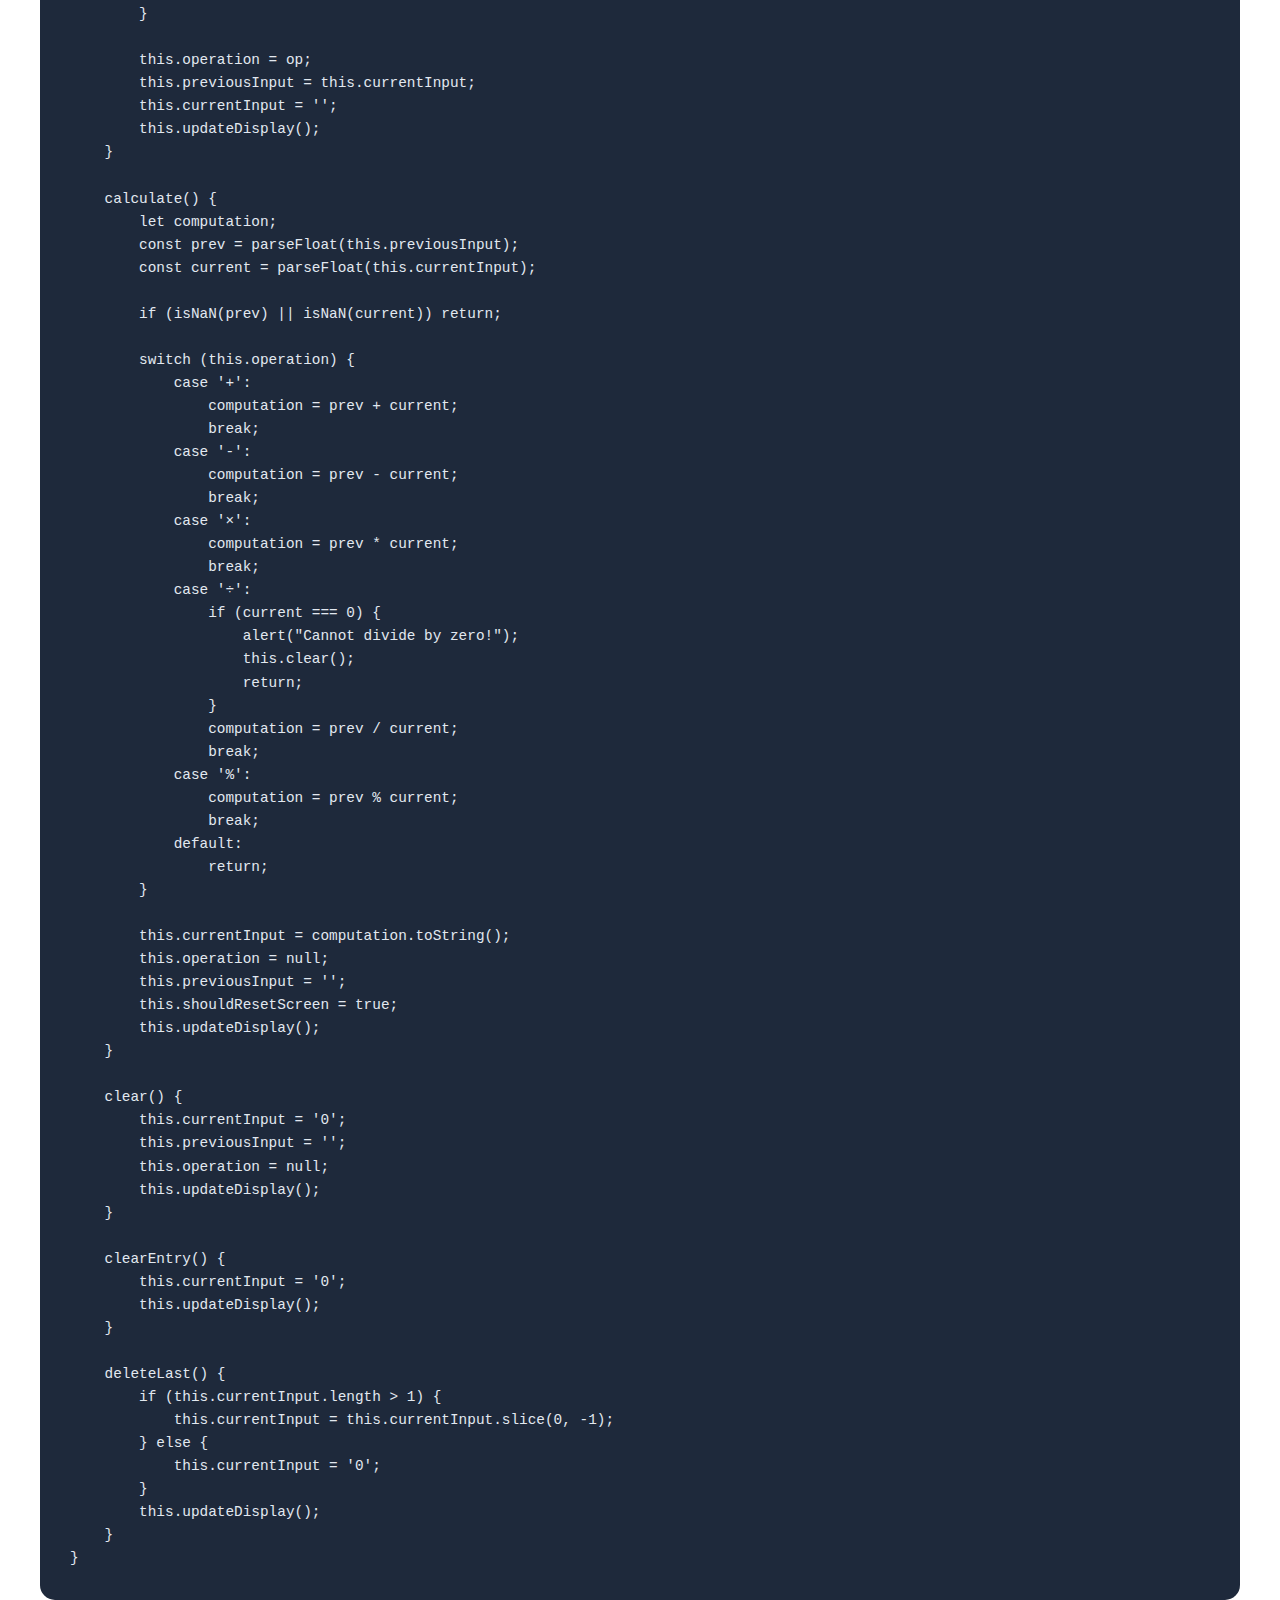
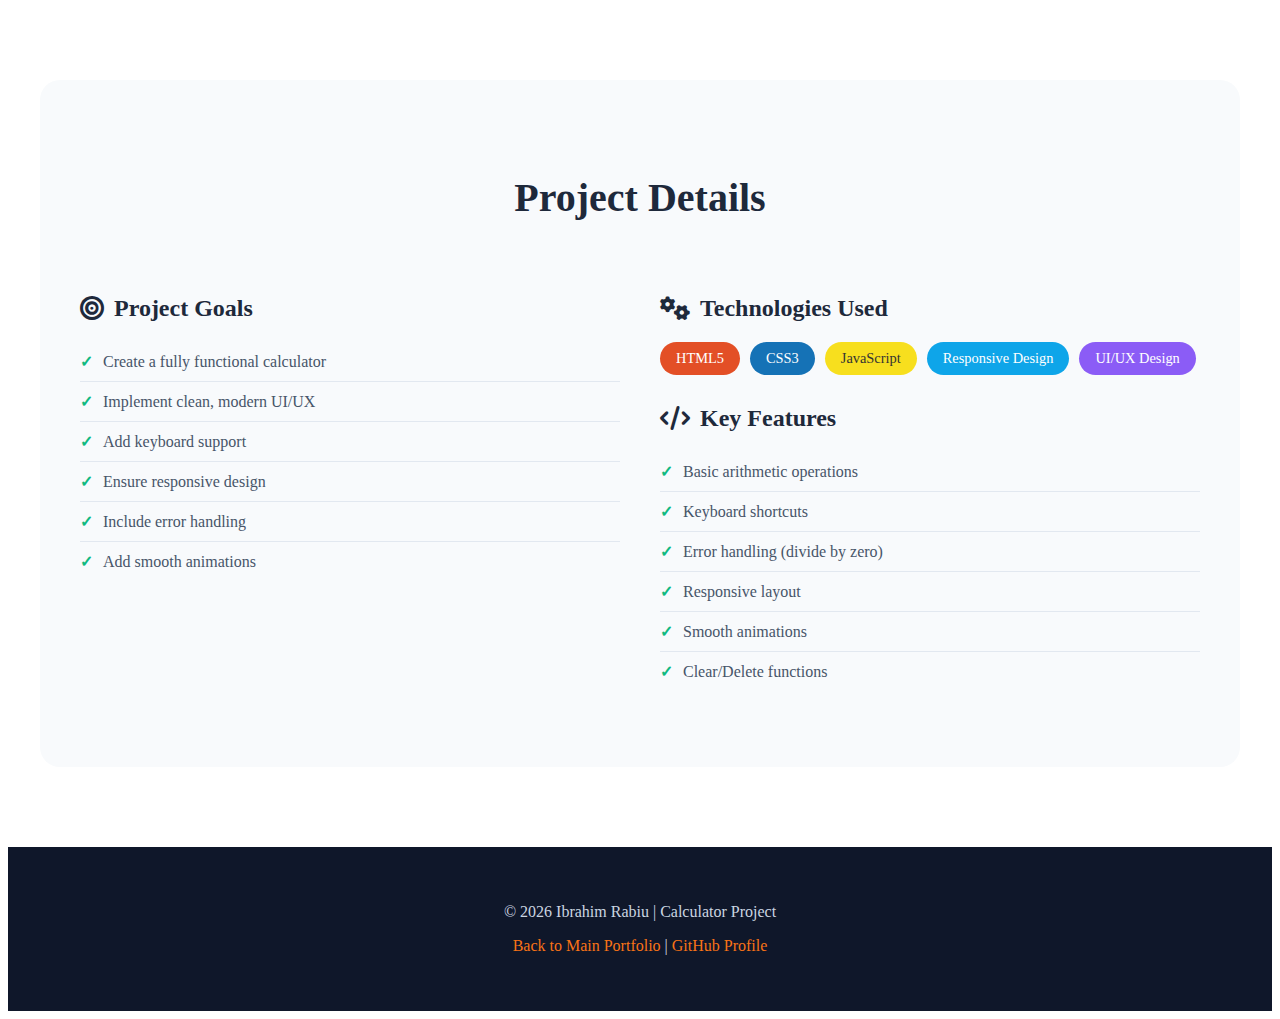
<file: projects/calculator/index.html>
<!DOCTYPE html>
<html lang="en">
<head>
    <meta charset="UTF-8">
    <title>Interactive Calculator | Ibrahim Rabiu</title>
    <meta name="viewport" content="width=device-width, initial-scale=1.0">
    <meta name="description" content="A fully functional calculator built with HTML, CSS, and JavaScript">
    <link rel="stylesheet" href="style.css">
    <link rel="stylesheet" href="https://cdnjs.cloudflare.com/ajax/libs/font-awesome/6.4.0/css/all.min.css">
    <style>
        /* Header Styles */
        .calculator-header {
            background: linear-gradient(135deg, #f97316 0%, #ea580c 100%);
            color: white;
            padding: 100px 0 60px;
            text-align: center;
            margin-bottom: 40px;
        }
        
        .calculator-header h1 {
            font-size: 3.5rem;
            margin-bottom: 20px;
            color: white;
        }
        
        .calculator-header p {
            font-size: 1.2rem;
            max-width: 600px;
            margin: 0 auto 30px;
            opacity: 0.9;
        }
        
        .back-btn {
            display: inline-flex;
            align-items: center;
            gap: 10px;
            padding: 12px 24px;
            background: rgba(255, 255, 255, 0.2);
            color: white;
            text-decoration: none;
            border-radius: 8px;
            font-weight: 600;
            transition: all 0.3s ease;
        }
        
        .back-btn:hover {
            background: rgba(255, 255, 255, 0.3);
            transform: translateY(-2px);
        }
        
        /* Main Content */
        .calculator-container {
            max-width: 1200px;
            margin: 0 auto;
            padding: 0 20px;
        }
        
        .calculator-wrapper {
            display: grid;
            grid-template-columns: 1fr 1fr;
            gap: 60px;
            margin-bottom: 60px;
        }
        
        @media (max-width: 768px) {
            .calculator-wrapper {
                grid-template-columns: 1fr;
            }
        }
        
        /* Features Section */
        .features-section {
            margin: 80px 0;
        }
        
        .features-section h2 {
            text-align: center;
            font-size: 2.5rem;
            margin-bottom: 50px;
            color: #1e293b;
        }
        
        .features-grid {
            display: grid;
            grid-template-columns: repeat(auto-fit, minmax(250px, 1fr));
            gap: 30px;
        }
        
        .feature-card {
            background: white;
            padding: 30px;
            border-radius: 15px;
            box-shadow: 0 10px 30px rgba(0, 0, 0, 0.05);
            border: 1px solid #e2e8f0;
            text-align: center;
            transition: transform 0.3s ease;
        }
        
        .feature-card:hover {
            transform: translateY(-5px);
        }
        
        .feature-icon {
            font-size: 2.5rem;
            color: #f97316;
            margin-bottom: 20px;
        }
        
        .feature-card h3 {
            font-size: 1.3rem;
            margin-bottom: 10px;
            color: #1e293b;
        }
        
        .feature-card p {
            color: #64748b;
            line-height: 1.6;
        }
        
        /* Code Example */
        .code-section {
            margin: 80px 0;
        }
        
        .code-section h2 {
            text-align: center;
            font-size: 2.5rem;
            margin-bottom: 50px;
            color: #1e293b;
        }
        
        .code-container {
            background: #1e293b;
            border-radius: 15px;
            overflow: hidden;
            margin-bottom: 30px;
        }
        
        .code-header {
            background: #0f172a;
            padding: 15px 20px;
            display: flex;
            justify-content: space-between;
            align-items: center;
        }
        
        .code-header span {
            color: #cbd5e1;
            font-size: 0.9rem;
            font-family: 'Roboto Mono', monospace;
        }
        
        .copy-btn {
            background: #334155;
            color: white;
            border: none;
            padding: 8px 16px;
            border-radius: 5px;
            cursor: pointer;
            font-size: 0.9rem;
            transition: background 0.3s ease;
        }
        
        .copy-btn:hover {
            background: #475569;
        }
        
        .code-container pre {
            margin: 0;
            padding: 30px;
            overflow-x: auto;
        }
        
        .code-container code {
            color: #e2e8f0;
            font-family: 'Roboto Mono', monospace;
            font-size: 0.9rem;
            line-height: 1.6;
        }
        
        .code-container .keyword { color: #f472b6; }
        .code-container .function { color: #60a5fa; }
        .code-container .string { color: #34d399; }
        .code-container .comment { color: #94a3b8; }
        .code-container .number { color: #fbbf24; }
        
        /* Project Info */
        .project-info {
            background: #f8fafc;
            padding: 60px 40px;
            border-radius: 20px;
            margin: 80px 0;
        }
        
        .info-grid {
            display: grid;
            grid-template-columns: repeat(auto-fit, minmax(300px, 1fr));
            gap: 40px;
        }
        
        .info-card h3 {
            font-size: 1.5rem;
            margin-bottom: 20px;
            color: #1e293b;
            display: flex;
            align-items: center;
            gap: 10px;
        }
        
        .info-card ul {
            list-style: none;
            padding: 0;
        }
        
        .info-card li {
            padding: 10px 0;
            border-bottom: 1px solid #e2e8f0;
            color: #475569;
        }
        
        .info-card li:last-child {
            border-bottom: none;
        }
        
        .info-card li::before {
            content: '✓';
            color: #10b981;
            margin-right: 10px;
            font-weight: bold;
        }
        
        .tech-stack {
            display: flex;
            flex-wrap: wrap;
            gap: 10px;
            margin-top: 20px;
        }
        
        .tech-tag {
            padding: 8px 16px;
            border-radius: 20px;
            font-size: 0.9rem;
            font-weight: 500;
        }
        
        .tech-tag.html { background: #e34f26; color: white; }
        .tech-tag.css { background: #1572b6; color: white; }
        .tech-tag.js { background: #f7df1e; color: #333; }
        .tech-tag.responsive { background: #0ea5e9; color: white; }
        .tech-tag.design { background: #8b5cf6; color: white; }
        
        /* Footer */
        .calculator-footer {
            background: #0f172a;
            color: #cbd5e1;
            padding: 40px 0;
            text-align: center;
            margin-top: 60px;
        }
        
        .calculator-footer a {
            color: #f97316;
            text-decoration: none;
            transition: color 0.3s ease;
        }
        
        .calculator-footer a:hover {
            color: #fb923c;
        }
    </style>
</head>
<body>
    <!-- Header -->
    <header class="calculator-header">
        <div class="calculator-container">
            <a href="../../index.html" class="back-btn">
                <i class="fas fa-arrow-left"></i> Back to Portfolio
            </a>
            <h1>Interactive Calculator</h1>
            <p>A fully functional calculator built with HTML, CSS, and JavaScript. Perform calculations with style!</p>
        </div>
    </header>

    <!-- Main Content -->
    <main class="calculator-container">
        <div class="calculator-wrapper">
            <!-- Calculator Display Area -->
            <div>
                <h2 style="font-size: 2rem; margin-bottom: 30px; color: #1e293b;">Live Calculator</h2>
                <div id="calculator-app">
                    <!-- Calculator will be inserted here by JavaScript -->
                </div>
            </div>
            
            <!-- Instructions -->
            <div>
                <h2 style="font-size: 2rem; margin-bottom: 30px; color: #1e293b;">How to Use</h2>
                <div style="background: white; padding: 30px; border-radius: 15px; box-shadow: 0 10px 30px rgba(0,0,0,0.05); border: 1px solid #e2e8f0;">
                    <h3 style="color: #f97316; margin-bottom: 20px;">Basic Operations</h3>
                    <ul style="list-style: none; padding: 0; color: #475569; line-height: 1.8;">
                        <li><strong>Addition:</strong> Click numbers, then '+', then equals</li>
                        <li><strong>Subtraction:</strong> Click numbers, then '-', then equals</li>
                        <li><strong>Multiplication:</strong> Click numbers, then '×', then equals</li>
                        <li><strong>Division:</strong> Click numbers, then '÷', then equals</li>
                        <li><strong>Clear:</strong> 'C' clears everything, 'CE' clears last entry</li>
                        <li><strong>Percentage:</strong> Calculate percentages with '%'</li>
                        <li><strong>Decimal:</strong> Add decimal point with '.'</li>
                    </ul>
                    
                    <h3 style="color: #f97316; margin-bottom: 20px; margin-top: 30px;">Keyboard Shortcuts</h3>
                    <ul style="list-style: none; padding: 0; color: #475569; line-height: 1.8;">
                        <li><strong>Numbers 0-9:</strong> Type directly</li>
                        <li><strong>Operators:</strong> +, -, *, /</li>
                        <li><strong>Enter:</strong> Calculate result</li>
                        <li><strong>Escape:</strong> Clear calculator</li>
                        <li><strong>Backspace:</strong> Delete last digit</li>
                    </ul>
                </div>
            </div>
        </div>

        <!-- Features Section -->
        <section class="features-section">
            <h2>Calculator Features</h2>
            <div class="features-grid">
                <div class="feature-card">
                    <div class="feature-icon">
                        <i class="fas fa-calculator"></i>
                    </div>
                    <h3>Basic Operations</h3>
                    <p>Addition, subtraction, multiplication, division, and percentage calculations</p>
                </div>
                
                <div class="feature-card">
                    <div class="feature-icon">
                        <i class="fas fa-keyboard"></i>
                    </div>
                    <h3>Keyboard Support</h3>
                    <p>Type calculations directly or use the on-screen buttons</p>
                </div>
                
                <div class="feature-card">
                    <div class="feature-icon">
                        <i class="fas fa-mobile-alt"></i>
                    </div>
                    <h3>Responsive Design</h3>
                    <p>Works perfectly on desktop, tablet, and mobile devices</p>
                </div>
                
                <div class="feature-card">
                    <div class="feature-icon">
                        <i class="fas fa-palette"></i>
                    </div>
                    <h3>Modern UI</h3>
                    <p>Clean, intuitive interface with smooth animations</p>
                </div>
            </div>
        </section>

        <!-- Code Example -->
        <section class="code-section">
            <h2>Code Implementation</h2>
            
            <div class="code-container">
                <div class="code-header">
                    <span>script.js - Calculator Logic</span>
                    <button class="copy-btn" onclick="copyCode(this)">Copy Code</button>
                </div>
                <pre><code class="language-javascript">// Calculator Class
class Calculator {
    constructor() {
        this.currentInput = '0';
        this.previousInput = '';
        this.operation = null;
        this.shouldResetScreen = false;
        
        this.init();
    }
    
    init() {
        this.updateDisplay();
        this.setupEventListeners();
    }
    
    updateDisplay() {
        const display = document.querySelector('.calculator-display');
        if (display) {
            // Format large numbers
            let displayValue = this.currentInput;
            if (displayValue.length > 12) {
                displayValue = parseFloat(displayValue).toExponential(6);
            }
            display.textContent = displayValue;
        }
    }
    
    appendNumber(number) {
        if (this.shouldResetScreen) {
            this.currentInput = '';
            this.shouldResetScreen = false;
        }
        
        if (number === '.' && this.currentInput.includes('.')) return;
        
        if (this.currentInput === '0' && number !== '.') {
            this.currentInput = number;
        } else {
            this.currentInput += number;
        }
        
        this.updateDisplay();
    }
    
    chooseOperation(op) {
        if (this.currentInput === '') return;
        
        if (this.previousInput !== '') {
            this.calculate();
        }
        
        this.operation = op;
        this.previousInput = this.currentInput;
        this.currentInput = '';
        this.updateDisplay();
    }
    
    calculate() {
        let computation;
        const prev = parseFloat(this.previousInput);
        const current = parseFloat(this.currentInput);
        
        if (isNaN(prev) || isNaN(current)) return;
        
        switch (this.operation) {
            case '+':
                computation = prev + current;
                break;
            case '-':
                computation = prev - current;
                break;
            case '×':
                computation = prev * current;
                break;
            case '÷':
                if (current === 0) {
                    alert("Cannot divide by zero!");
                    this.clear();
                    return;
                }
                computation = prev / current;
                break;
            case '%':
                computation = prev % current;
                break;
            default:
                return;
        }
        
        this.currentInput = computation.toString();
        this.operation = null;
        this.previousInput = '';
        this.shouldResetScreen = true;
        this.updateDisplay();
    }
    
    clear() {
        this.currentInput = '0';
        this.previousInput = '';
        this.operation = null;
        this.updateDisplay();
    }
    
    clearEntry() {
        this.currentInput = '0';
        this.updateDisplay();
    }
    
    deleteLast() {
        if (this.currentInput.length > 1) {
            this.currentInput = this.currentInput.slice(0, -1);
        } else {
            this.currentInput = '0';
        }
        this.updateDisplay();
    }
}</code></pre>
            </div>
        </section>

        <!-- Project Info -->
        <section class="project-info">
            <h2 style="text-align: center; font-size: 2.5rem; margin-bottom: 50px; color: #1e293b;">Project Details</h2>
            
            <div class="info-grid">
                <div class="info-card">
                    <h3><i class="fas fa-bullseye"></i> Project Goals</h3>
                    <ul>
                        <li>Create a fully functional calculator</li>
                        <li>Implement clean, modern UI/UX</li>
                        <li>Add keyboard support</li>
                        <li>Ensure responsive design</li>
                        <li>Include error handling</li>
                        <li>Add smooth animations</li>
                    </ul>
                </div>
                
                <div class="info-card">
                    <h3><i class="fas fa-cogs"></i> Technologies Used</h3>
                    <div class="tech-stack">
                        <span class="tech-tag html">HTML5</span>
                        <span class="tech-tag css">CSS3</span>
                        <span class="tech-tag js">JavaScript</span>
                        <span class="tech-tag responsive">Responsive Design</span>
                        <span class="tech-tag design">UI/UX Design</span>
                    </div>
                    
                    <h3 style="margin-top: 30px;"><i class="fas fa-code"></i> Key Features</h3>
                    <ul>
                        <li>Basic arithmetic operations</li>
                        <li>Keyboard shortcuts</li>
                        <li>Error handling (divide by zero)</li>
                        <li>Responsive layout</li>
                        <li>Smooth animations</li>
                        <li>Clear/Delete functions</li>
                    </ul>
                </div>
            </div>
        </section>
    </main>

    <!-- Footer -->
    <footer class="calculator-footer">
        <div class="calculator-container">
            <p>© 2026 Ibrahim Rabiu | Calculator Project</p>
            <p><a href="../../index.html">Back to Main Portfolio</a> | <a href="https://github.com/ibrahimrabiudebug">GitHub Profile</a></p>
        </div>
    </footer>

    <script src="script.js"></script>
    <script>
        // Copy code functionality
        function copyCode(button) {
            const codeContainer = button.closest('.code-container');
            const code = codeContainer.querySelector('code').textContent;
            
            navigator.clipboard.writeText(code)
                .then(() => {
                    const originalText = button.textContent;
                    button.textContent = 'Copied!';
                    button.style.background = '#10b981';
                    
                    setTimeout(() => {
                        button.textContent = originalText;
                        button.style.background = '#334155';
                    }, 2000);
                })
                .catch(err => {
                    button.textContent = 'Failed!';
                    button.style.background = '#ef4444';
                    
                    setTimeout(() => {
                        button.textContent = 'Copy Code';
                        button.style.background = '#334155';
                    }, 2000);
                });
        }
        
        // Load calculator
        document.addEventListener('DOMContentLoaded', function() {
            // This will be initialized by script.js
            console.log('Calculator project page loaded');
        });
    </script>
</body>
</html>
</file>
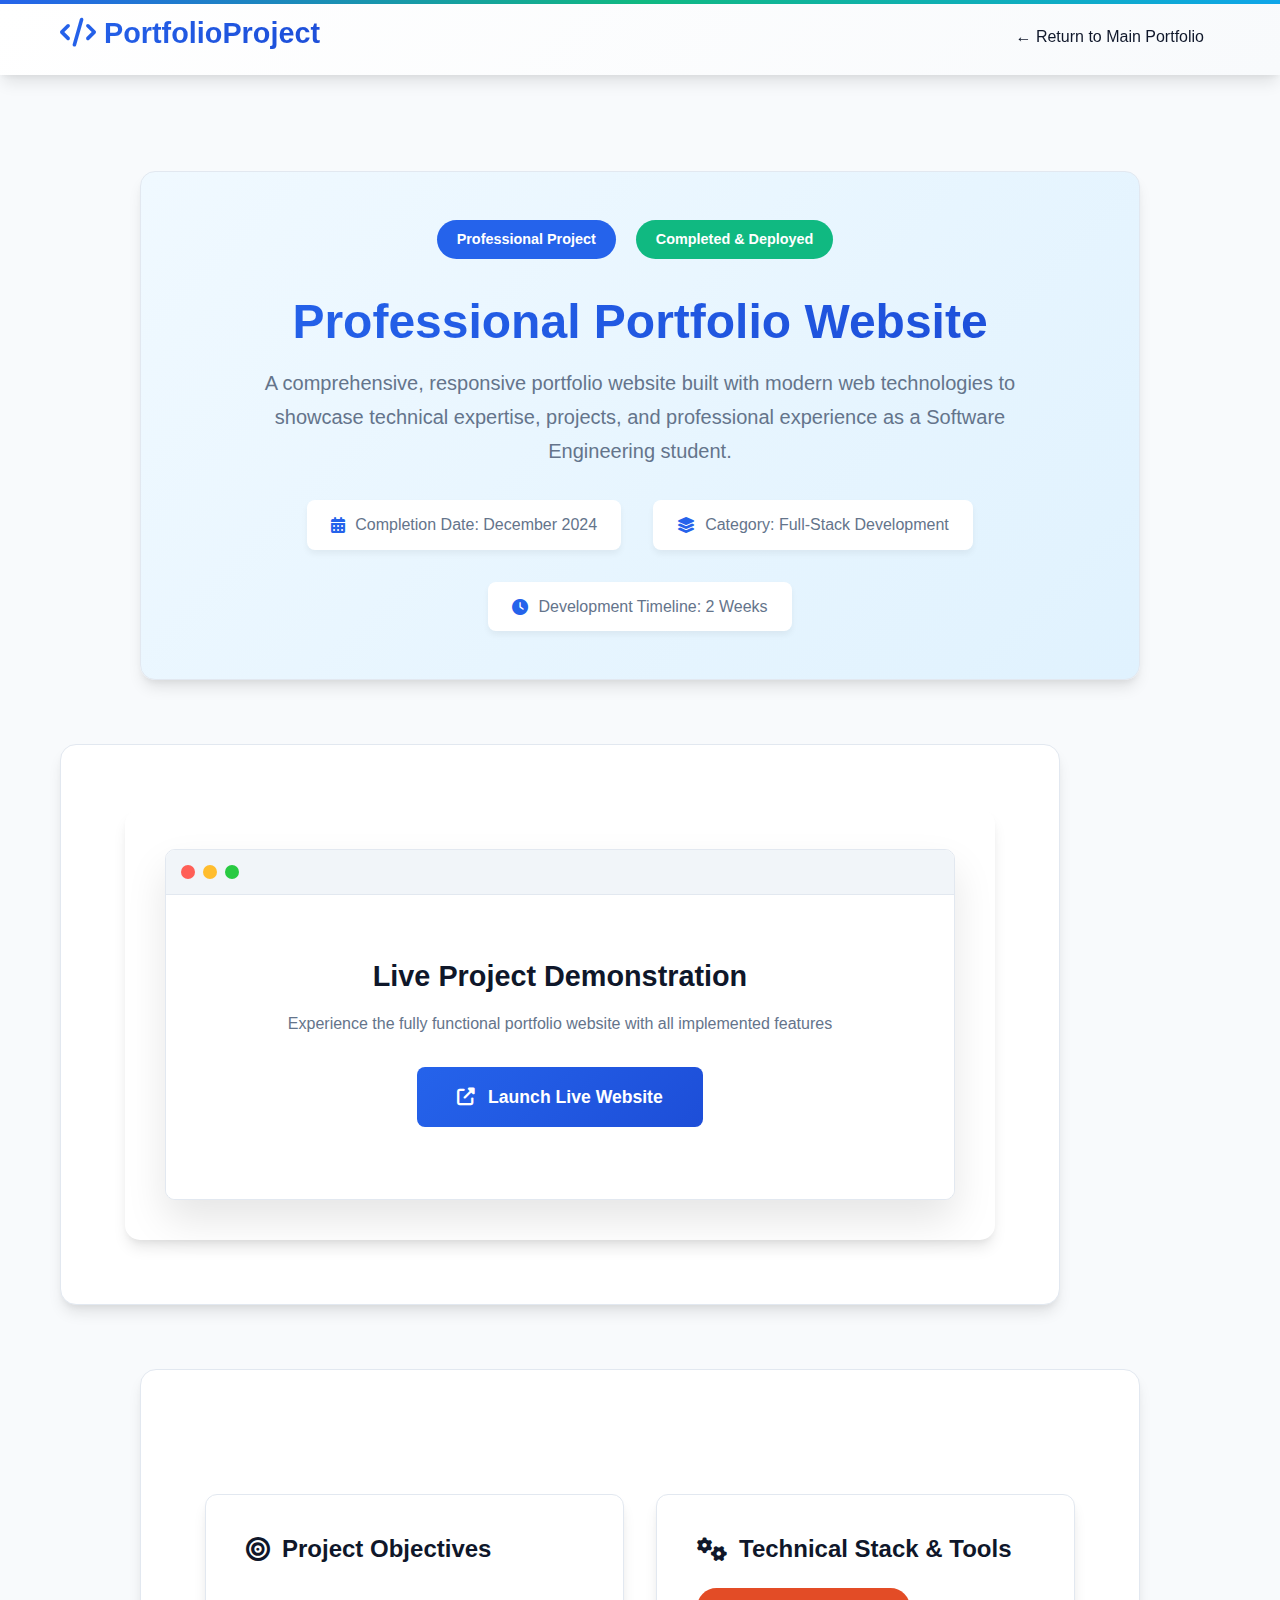
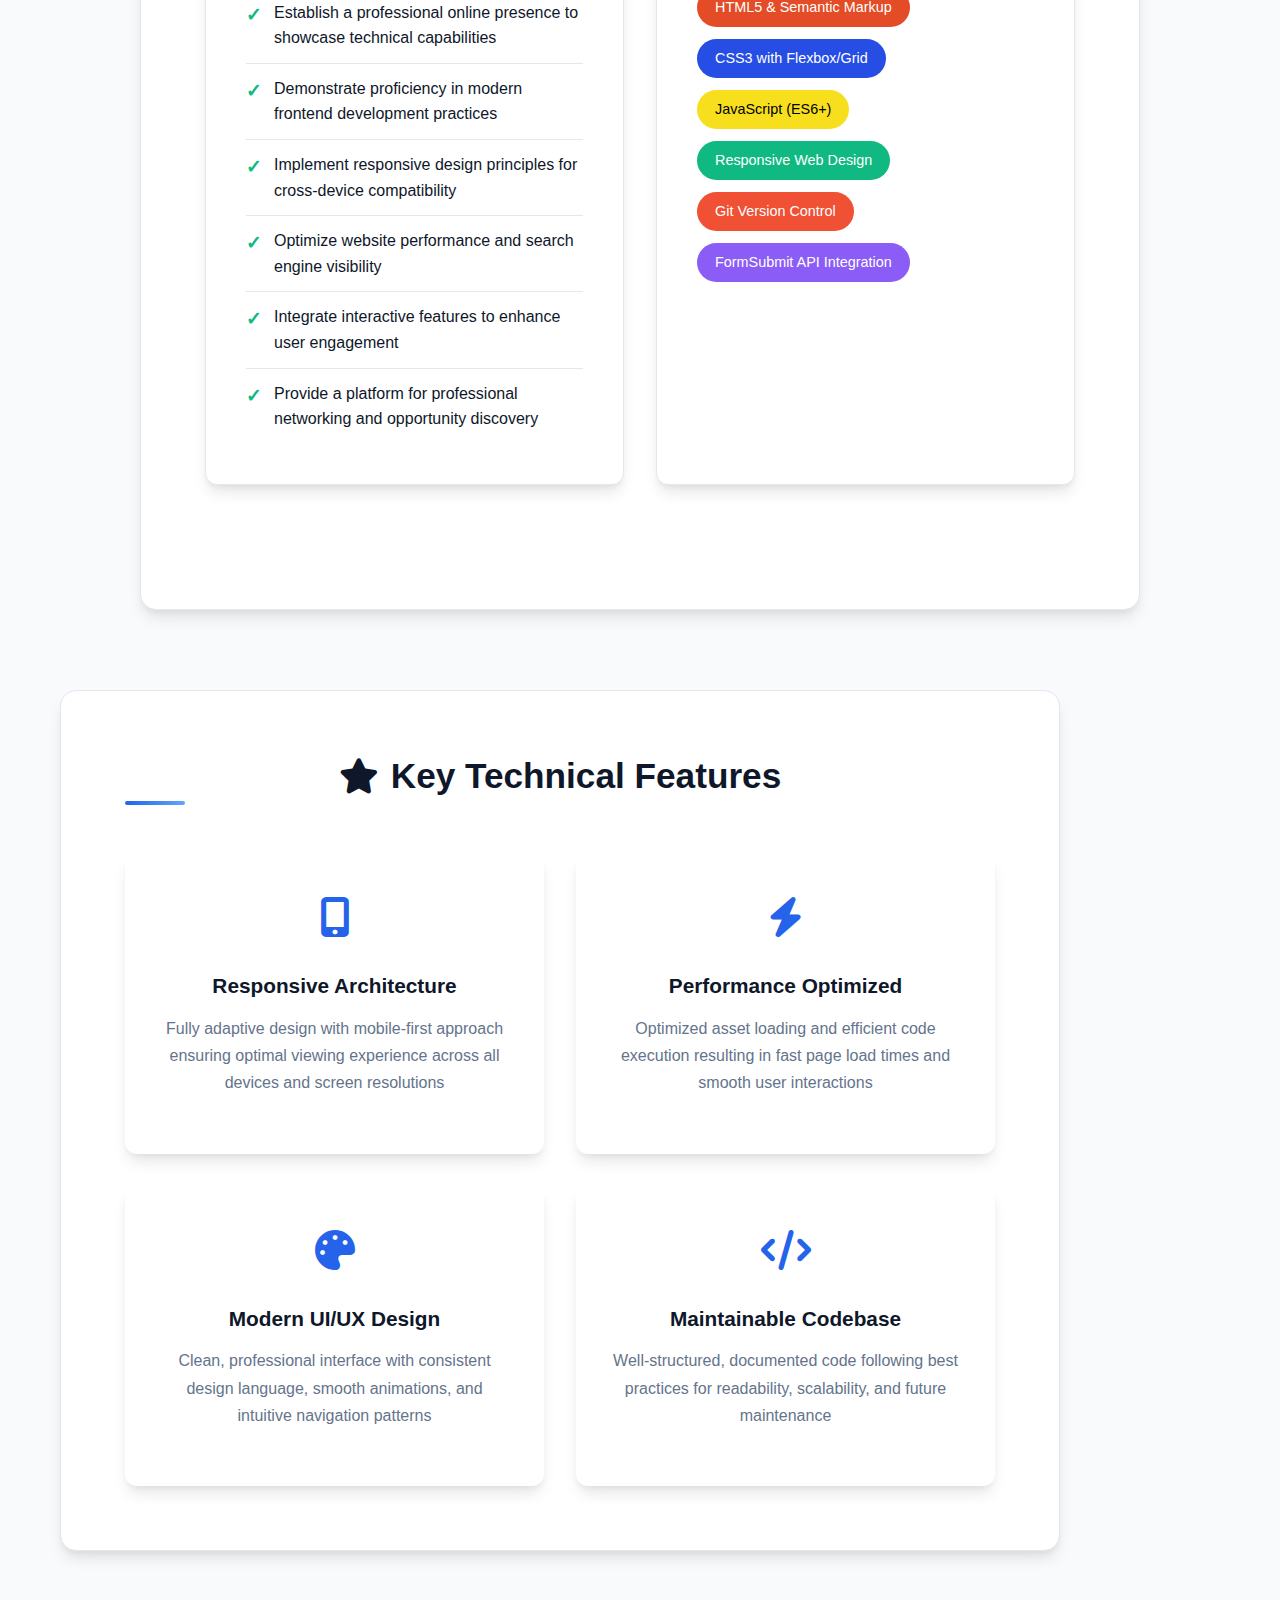
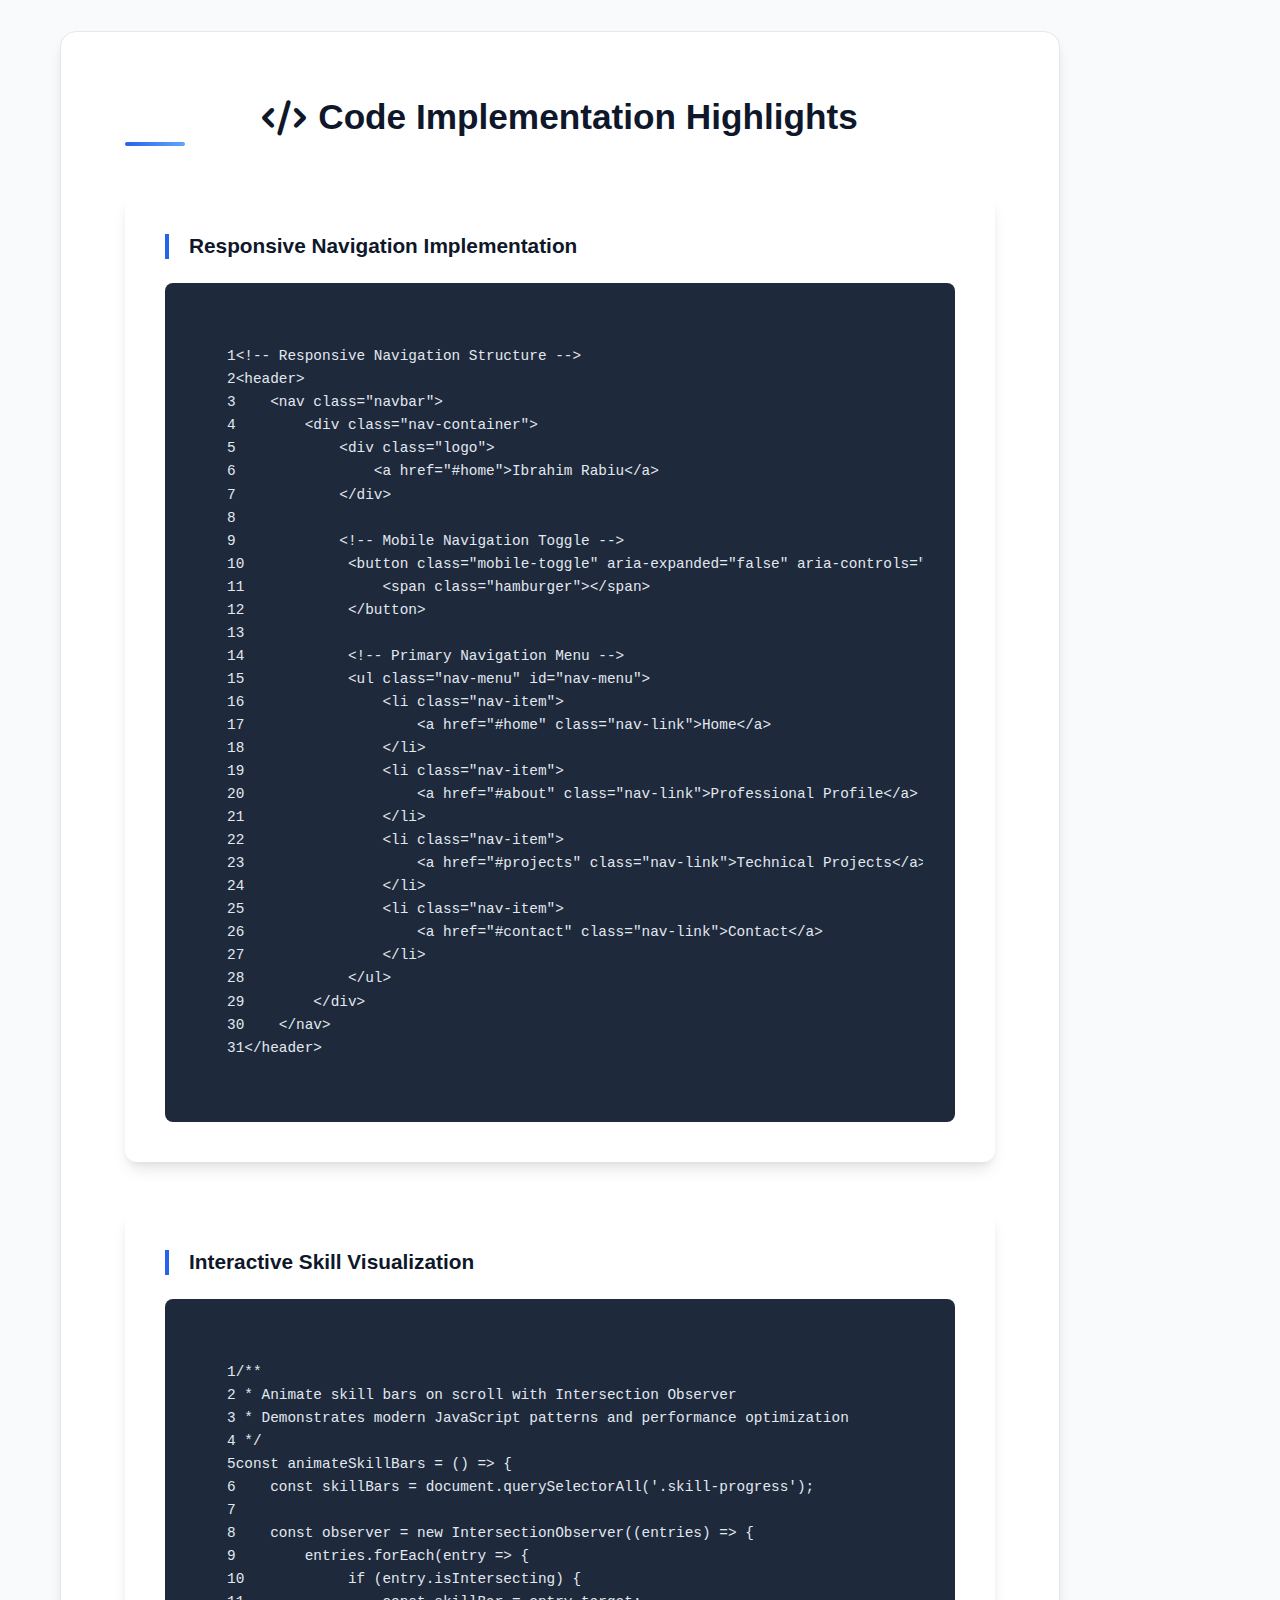
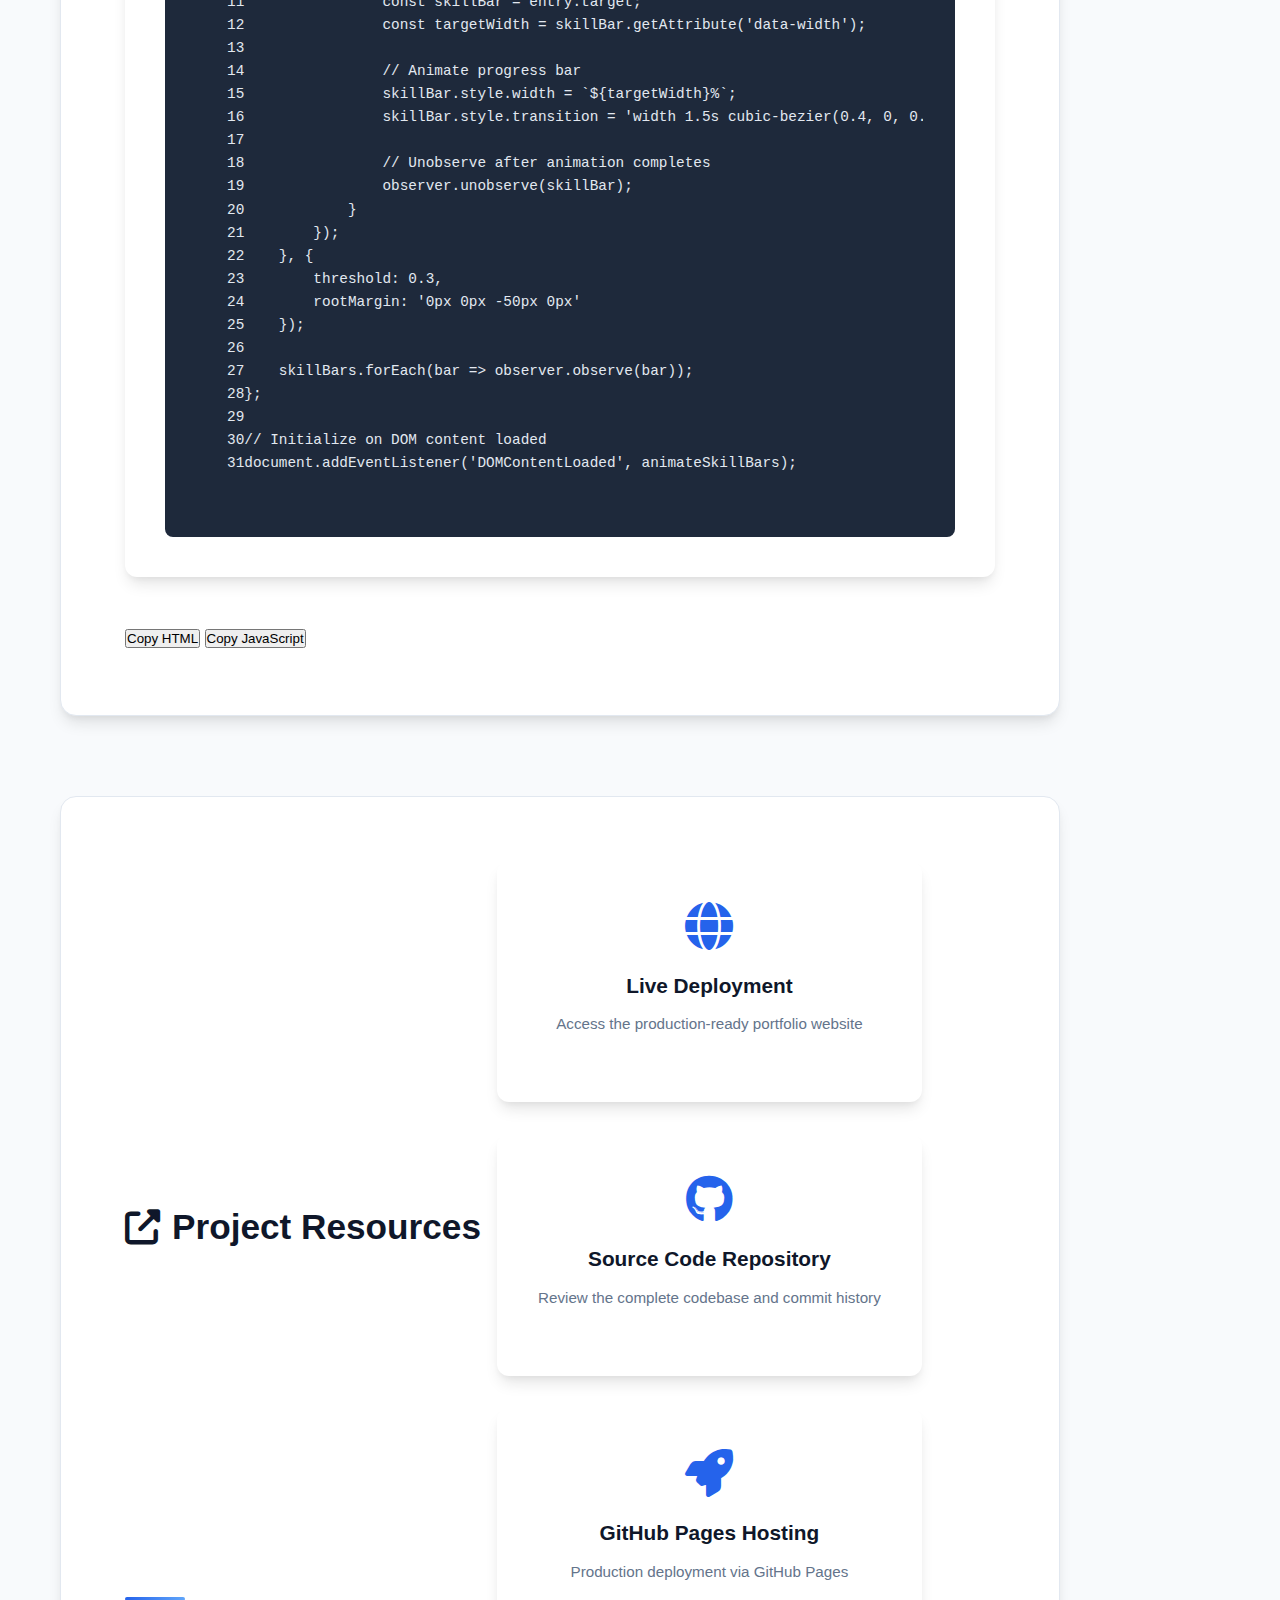
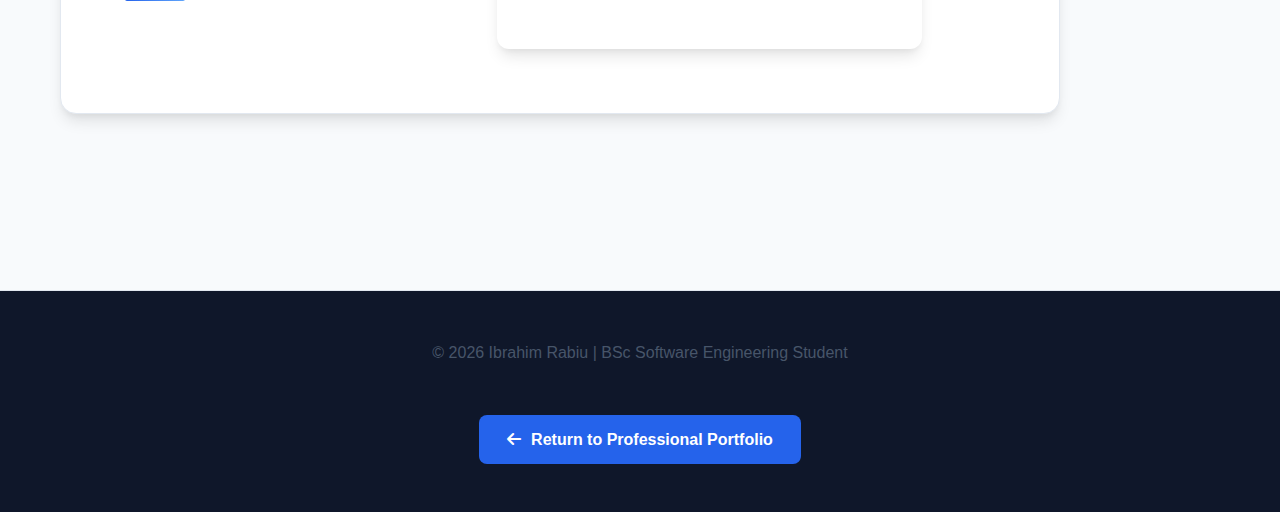
<file: projects/portfolio-website/index.html>
<!DOCTYPE html>
<html lang="en">
<head>
    <meta charset="UTF-8">
    <title>Portfolio Website Project | Ibrahim Rabiu - Software Engineering Student</title>
    <meta name="viewport" content="width=device-width, initial-scale=1.0">
    <meta name="description" content="Professional portfolio website built with modern web technologies to showcase technical skills and projects.">
    <link rel="stylesheet" href="../../style.css">
    <link rel="stylesheet" href="https://cdnjs.cloudflare.com/ajax/libs/font-awesome/6.4.0/css/all.min.css">
    <link rel="stylesheet" href="style.css">
    <style>
        /* Professional CSS Styling */
        :root {
            --primary: #2563eb;
            --primary-dark: #1d4ed8;
            --secondary: #0f172a;
            --light: #f8fafc;
            --gray: #64748b;
            --gray-light: #e2e8f0;
            --success: #10b981;
            --shadow: 0 10px 15px -3px rgba(0, 0, 0, 0.1), 0 4px 6px -2px rgba(0, 0, 0, 0.05);
            --transition: all 0.3s ease;
        }

        body {
            font-family: 'Poppins', sans-serif;
            background-color: var(--light);
            color: var(--secondary);
            line-height: 1.6;
        }

        header {
            background-color: white;
            box-shadow: var(--shadow);
            padding: 1rem 0;
            position: sticky;
            top: 0;
            z-index: 1000;
        }

        .header-container {
            display: flex;
            justify-content: space-between;
            align-items: center;
            max-width: 1200px;
            margin: 0 auto;
            padding: 0 20px;
        }

        .logo h1 {
            font-size: 1.8rem;
            font-weight: 700;
            color: var(--primary);
        }

        .logo span {
            color: var(--secondary);
        }

        .nav-links {
            list-style: none;
            display: flex;
            gap: 2rem;
        }

        .nav-links a {
            text-decoration: none;
            color: var(--secondary);
            font-weight: 500;
            padding: 8px 16px;
            border-radius: 5px;
            transition: var(--transition);
        }

        .nav-links a:hover {
            background-color: var(--primary);
            color: white;
        }

        .project-main {
            max-width: 1200px;
            margin: 0 auto;
            padding: 3rem 20px;
        }

        /* Project Hero Section */
        .project-hero {
            text-align: center;
            margin-bottom: 4rem;
            padding: 3rem;
            background: linear-gradient(135deg, #f0f9ff 0%, #e0f2fe 100%);
            border-radius: 15px;
            box-shadow: var(--shadow);
        }

        .project-badge {
            margin-bottom: 1.5rem;
        }

        .badge {
            display: inline-block;
            padding: 8px 20px;
            background-color: var(--primary);
            color: white;
            border-radius: 25px;
            font-weight: 600;
            margin: 0 10px 10px 0;
        }

        .badge-success {
            background-color: var(--success);
        }

        .project-hero h1 {
            font-size: 3rem;
            color: var(--secondary);
            margin-bottom: 1rem;
            font-weight: 700;
        }

        .project-subtitle {
            font-size: 1.25rem;
            color: var(--gray);
            max-width: 800px;
            margin: 0 auto 2rem;
        }

        .project-meta {
            display: flex;
            justify-content: center;
            gap: 2rem;
            flex-wrap: wrap;
            margin-top: 2rem;
        }

        .meta-item {
            display: flex;
            align-items: center;
            gap: 10px;
            color: var(--gray);
            background: white;
            padding: 12px 24px;
            border-radius: 8px;
            box-shadow: 0 4px 6px rgba(0, 0, 0, 0.05);
        }

        .meta-item i {
            color: var(--primary);
        }

        /* Preview Section */
        .project-preview {
            margin-bottom: 4rem;
        }

        .preview-container {
            background: white;
            border-radius: 15px;
            padding: 2.5rem;
            box-shadow: var(--shadow);
        }

        .browser-mockup {
            border: 1px solid var(--gray-light);
            border-radius: 10px;
            overflow: hidden;
        }

        .browser-header {
            background: #f1f5f9;
            padding: 15px;
            border-bottom: 1px solid var(--gray-light);
        }

        .browser-dots {
            display: flex;
            gap: 8px;
        }

        .browser-dots span {
            width: 14px;
            height: 14px;
            border-radius: 50%;
            background: #ccc;
        }

        .browser-dots span:nth-child(1) { background: #ff5f57; }
        .browser-dots span:nth-child(2) { background: #ffbd2e; }
        .browser-dots span:nth-child(3) { background: #28ca42; }

        .preview-content {
            padding: 4rem 2rem;
            text-align: center;
            background: white;
        }

        .preview-content h3 {
            font-size: 1.8rem;
            color: var(--secondary);
            margin-bottom: 1rem;
        }

        /* Buttons */
        .btn {
            display: inline-block;
            padding: 14px 32px;
            background-color: var(--primary);
            color: white;
            text-decoration: none;
            border-radius: 8px;
            font-weight: 600;
            border: none;
            cursor: pointer;
            transition: var(--transition);
            font-size: 1rem;
        }

        .btn:hover {
            background-color: var(--primary-dark);
            transform: translateY(-3px);
            box-shadow: var(--shadow);
        }

        .btn-large {
            padding: 16px 40px;
            font-size: 1.1rem;
        }

        .btn i {
            margin-right: 8px;
        }

        /* Project Details */
        .project-details {
            margin-bottom: 4rem;
        }

        .details-grid {
            display: grid;
            grid-template-columns: repeat(auto-fit, minmax(350px, 1fr));
            gap: 2rem;
        }

        .details-card {
            background: white;
            padding: 2.5rem;
            border-radius: 12px;
            box-shadow: var(--shadow);
        }

        .details-card h3 {
            color: var(--secondary);
            font-size: 1.5rem;
            margin-bottom: 1.5rem;
            display: flex;
            align-items: center;
            gap: 12px;
        }

        .details-card ul {
            list-style: none;
            padding: 0;
        }

        .details-card li {
            padding: 12px 0;
            border-bottom: 1px solid var(--gray-light);
            color: var(--secondary);
            position: relative;
            padding-left: 28px;
        }

        .details-card li:before {
            content: "✓";
            position: absolute;
            left: 0;
            color: var(--success);
            font-weight: bold;
            font-size: 1.2rem;
        }

        .tech-stack {
            display: flex;
            flex-wrap: wrap;
            gap: 12px;
            margin-top: 1.5rem;
        }

        .tech-tag {
            padding: 8px 18px;
            border-radius: 20px;
            font-size: 0.9rem;
            font-weight: 500;
            transition: var(--transition);
        }

        .tech-tag:hover {
            transform: translateY(-2px);
        }

        .tech-tag.html { background: #e34c26; color: white; }
        .tech-tag.css { background: #264de4; color: white; }
        .tech-tag.js { background: #f7df1e; color: #000; }
        .tech-tag.responsive { background: var(--success); color: white; }
        .tech-tag.git { background: #f05033; color: white; }
        .tech-tag.api { background: #8b5cf6; color: white; }

        /* Features Section */
        .features-section {
            margin-bottom: 4rem;
        }

        .features-section h2 {
            text-align: center;
            font-size: 2.2rem;
            color: var(--secondary);
            margin-bottom: 3rem;
            display: flex;
            align-items: center;
            justify-content: center;
            gap: 12px;
        }

        .features-grid {
            display: grid;
            grid-template-columns: repeat(auto-fit, minmax(280px, 1fr));
            gap: 2rem;
        }

        .feature-card {
            background: white;
            padding: 2rem;
            border-radius: 12px;
            box-shadow: var(--shadow);
            text-align: center;
            transition: var(--transition);
            border: 1px solid transparent;
        }

        .feature-card:hover {
            transform: translateY(-8px);
            border-color: var(--primary);
        }

        .feature-icon {
            font-size: 2.5rem;
            color: var(--primary);
            margin-bottom: 1.5rem;
        }

        .feature-card h3 {
            color: var(--secondary);
            font-size: 1.3rem;
            margin-bottom: 1rem;
        }

        .feature-card p {
            color: var(--gray);
            line-height: 1.7;
        }

        /* Code Section */
        .code-section {
            margin-bottom: 4rem;
        }

        .code-section h2 {
            text-align: center;
            font-size: 2.2rem;
            color: var(--secondary);
            margin-bottom: 3rem;
            display: flex;
            align-items: center;
            justify-content: center;
            gap: 12px;
        }

        .code-example {
            margin-bottom: 3rem;
            background: white;
            padding: 2.5rem;
            border-radius: 12px;
            box-shadow: var(--shadow);
        }

        .code-example h3 {
            color: var(--secondary);
            font-size: 1.3rem;
            margin-bottom: 1.5rem;
            padding-left: 20px;
            border-left: 4px solid var(--primary);
        }

        .code-container {
            background: #1e293b;
            border-radius: 8px;
            padding: 2rem;
            overflow-x: auto;
        }

        pre {
            margin: 0;
            color: #e2e8f0;
            font-family: 'Roboto Mono', monospace;
            font-size: 0.95rem;
            line-height: 1.5;
        }

        code {
            color: inherit;
        }

        .language-html .tag { color: #ff7b72; }
        .language-html .attr { color: #79c0ff; }
        .language-html .attr-value { color: #a5d6ff; }
        .language-html .comment { color: #8b949e; }

        .language-javascript .keyword { color: #ff7b72; }
        .language-javascript .function { color: #d2a8ff; }
        .language-javascript .string { color: #a5d6ff; }
        .language-javascript .comment { color: #8b949e; }

        /* Project Links */
        .project-links {
            margin-bottom: 4rem;
        }

        .project-links h2 {
            text-align: center;
            font-size: 2.2rem;
            color: var(--secondary);
            margin-bottom: 3rem;
            display: flex;
            align-items: center;
            justify-content: center;
            gap: 12px;
        }

        .links-container {
            display: grid;
            grid-template-columns: repeat(auto-fit, minmax(280px, 1fr));
            gap: 2rem;
        }

        .link-card {
            display: block;
            background: white;
            padding: 2.5rem;
            border-radius: 12px;
            text-decoration: none;
            color: inherit;
            transition: var(--transition);
            text-align: center;
            box-shadow: var(--shadow);
            border: 1px solid transparent;
        }

        .link-card:hover {
            transform: translateY(-8px);
            border-color: var(--primary);
            box-shadow: 0 20px 25px -5px rgba(0, 0, 0, 0.1);
        }

        .link-card i {
            font-size: 3rem;
            color: var(--primary);
            margin-bottom: 1.5rem;
        }

        .link-card h3 {
            color: var(--secondary);
            font-size: 1.3rem;
            margin-bottom: 0.8rem;
        }

        .link-card p {
            color: var(--gray);
            font-size: 0.95rem;
        }

        /* Footer */
        footer {
            background: var(--secondary);
            color: white;
            padding: 3rem 0;
        }

        .footer-content {
            max-width: 1200px;
            margin: 0 auto;
            padding: 0 20px;
            display: flex;
            flex-direction: column;
            align-items: center;
            gap: 1.5rem;
            text-align: center;
        }

        .back-home {
            color: white;
            text-decoration: none;
            background: var(--primary);
            padding: 12px 28px;
            border-radius: 8px;
            font-weight: 600;
            display: inline-flex;
            align-items: center;
            gap: 10px;
            transition: var(--transition);
        }

        .back-home:hover {
            background: var(--primary-dark);
            transform: translateY(-3px);
        }

        /* Responsive Design */
        @media (max-width: 768px) {
            .project-hero h1 {
                font-size: 2.2rem;
            }
            
            .project-subtitle {
                font-size: 1.1rem;
            }
            
            .project-meta {
                flex-direction: column;
                align-items: center;
                gap: 1rem;
            }
            
            .details-grid {
                grid-template-columns: 1fr;
            }
            
            .features-grid,
            .links-container {
                grid-template-columns: 1fr;
            }
            
            .code-container {
                padding: 1.5rem;
            }
            
            pre {
                font-size: 0.85rem;
            }
            
            .header-container {
                flex-direction: column;
                gap: 1rem;
            }
            
            .nav-links {
                gap: 1rem;
            }
        }

        @media (max-width: 480px) {
            .project-hero {
                padding: 2rem 1rem;
            }
            
            .project-hero h1 {
                font-size: 1.8rem;
            }
            
            .details-card,
            .feature-card,
            .link-card,
            .code-example {
                padding: 1.5rem;
            }
            
            .btn-large {
                padding: 12px 24px;
                font-size: 1rem;
            }
        }

        /* Animations */
        @keyframes fadeInUp {
            from {
                opacity: 0;
                transform: translateY(30px);
            }
            to {
                opacity: 1;
                transform: translateY(0);
            }
        }

        .feature-card,
        .link-card,
        .details-card {
            animation: fadeInUp 0.6s ease-out forwards;
        }

        .feature-card:nth-child(2) { animation-delay: 0.1s; }
        .feature-card:nth-child(3) { animation-delay: 0.2s; }
        .feature-card:nth-child(4) { animation-delay: 0.3s; }
    </style>
</head>
<body>
    <header>
        <div class="header-container">
            <div class="logo">
                <h1><i class="fas fa-code"></i> Portfolio<span>Project</span></h1>
            </div>
            <nav>
                <ul class="nav-links">
                    <li><a href="../../index.html">← Return to Main Portfolio</a></li>
                </ul>
            </nav>
        </div>
    </header>

    <main class="project-main">
        <!-- Project Hero -->
        <section class="project-hero">
            <div class="project-badge">
                <span class="badge">Professional Project</span>
                <span class="badge badge-success">Completed & Deployed</span>
            </div>
            <h1>Professional Portfolio Website</h1>
            <p class="project-subtitle">
                A comprehensive, responsive portfolio website built with modern web technologies to showcase 
                technical expertise, projects, and professional experience as a Software Engineering student.
            </p>
            
            <div class="project-meta">
                <div class="meta-item">
                    <i class="fas fa-calendar-alt"></i>
                    <span>Completion Date: December 2024</span>
                </div>
                <div class="meta-item">
                    <i class="fas fa-layer-group"></i>
                    <span>Category: Full-Stack Development</span>
                </div>
                <div class="meta-item">
                    <i class="fas fa-clock"></i>
                    <span>Development Timeline: 2 Weeks</span>
                </div>
            </div>
        </section>

        <!-- Project Preview -->
        <section class="project-preview">
            <div class="preview-container">
                <div class="browser-mockup">
                    <div class="browser-header">
                        <div class="browser-dots">
                            <span></span>
                            <span></span>
                            <span></span>
                        </div>
                    </div>
                    <div class="preview-content">
                        <h3>Live Project Demonstration</h3>
                        <p>Experience the fully functional portfolio website with all implemented features</p>
                        <a href="../../index.html" class="btn btn-large" target="_blank">
                            <i class="fas fa-external-link-alt"></i> Launch Live Website
                        </a>
                    </div>
                </div>
            </div>
        </section>

        <!-- Project Details -->
        <section class="project-details">
            <div class="details-grid">
                <div class="details-card">
                    <h3><i class="fas fa-bullseye"></i> Project Objectives</h3>
                    <ul>
                        <li>Establish a professional online presence to showcase technical capabilities</li>
                        <li>Demonstrate proficiency in modern frontend development practices</li>
                        <li>Implement responsive design principles for cross-device compatibility</li>
                        <li>Optimize website performance and search engine visibility</li>
                        <li>Integrate interactive features to enhance user engagement</li>
                        <li>Provide a platform for professional networking and opportunity discovery</li>
                    </ul>
                </div>

                <div class="details-card">
                    <h3><i class="fas fa-cogs"></i> Technical Stack & Tools</h3>
                    <div class="tech-stack">
                        <span class="tech-tag html">HTML5 & Semantic Markup</span>
                        <span class="tech-tag css">CSS3 with Flexbox/Grid</span>
                        <span class="tech-tag js">JavaScript (ES6+)</span>
                        <span class="tech-tag responsive">Responsive Web Design</span>
                        <span class="tech-tag git">Git Version Control</span>
                        <span class="tech-tag api">FormSubmit API Integration</span>
                    </div>
                </div>
            </div>
        </section>

        <!-- Features Section -->
        <section class="features-section">
            <h2><i class="fas fa-star"></i> Key Technical Features</h2>
            <div class="features-grid">
                <div class="feature-card">
                    <div class="feature-icon">
                        <i class="fas fa-mobile-alt"></i>
                    </div>
                    <h3>Responsive Architecture</h3>
                    <p>Fully adaptive design with mobile-first approach ensuring optimal viewing experience across all devices and screen resolutions</p>
                </div>
                <div class="feature-card">
                    <div class="feature-icon">
                        <i class="fas fa-bolt"></i>
                    </div>
                    <h3>Performance Optimized</h3>
                    <p>Optimized asset loading and efficient code execution resulting in fast page load times and smooth user interactions</p>
                </div>
                <div class="feature-card">
                    <div class="feature-icon">
                        <i class="fas fa-palette"></i>
                    </div>
                    <h3>Modern UI/UX Design</h3>
                    <p>Clean, professional interface with consistent design language, smooth animations, and intuitive navigation patterns</p>
                </div>
                <div class="feature-card">
                    <div class="feature-icon">
                        <i class="fas fa-code"></i>
                    </div>
                    <h3>Maintainable Codebase</h3>
                    <p>Well-structured, documented code following best practices for readability, scalability, and future maintenance</p>
                </div>
            </div>
        </section>

        <!-- Code Examples -->
        <section class="code-section">
            <h2><i class="fas fa-code"></i> Code Implementation Highlights</h2>
            
            <div class="code-example">
                <h3>Responsive Navigation Implementation</h3>
                <div class="code-container">
<pre><code class="language-html">&lt;!-- Responsive Navigation Structure --&gt;
&lt;header&gt;
    &lt;nav class="navbar"&gt;
        &lt;div class="nav-container"&gt;
            &lt;div class="logo"&gt;
                &lt;a href="#home"&gt;Ibrahim Rabiu&lt;/a&gt;
            &lt;/div&gt;
            
            &lt;!-- Mobile Navigation Toggle --&gt;
            &lt;button class="mobile-toggle" aria-expanded="false" aria-controls="nav-menu"&gt;
                &lt;span class="hamburger"&gt;&lt;/span&gt;
            &lt;/button&gt;
            
            &lt;!-- Primary Navigation Menu --&gt;
            &lt;ul class="nav-menu" id="nav-menu"&gt;
                &lt;li class="nav-item"&gt;
                    &lt;a href="#home" class="nav-link"&gt;Home&lt;/a&gt;
                &lt;/li&gt;
                &lt;li class="nav-item"&gt;
                    &lt;a href="#about" class="nav-link"&gt;Professional Profile&lt;/a&gt;
                &lt;/li&gt;
                &lt;li class="nav-item"&gt;
                    &lt;a href="#projects" class="nav-link"&gt;Technical Projects&lt;/a&gt;
                &lt;/li&gt;
                &lt;li class="nav-item"&gt;
                    &lt;a href="#contact" class="nav-link"&gt;Contact&lt;/a&gt;
                &lt;/li&gt;
            &lt;/ul&gt;
        &lt;/div&gt;
    &lt;/nav&gt;
&lt;/header&gt;</code></pre>
                </div>
            </div>

            <div class="code-example">
                <h3>Interactive Skill Visualization</h3>
                <div class="code-container">
<pre><code class="language-javascript">/**
 * Animate skill bars on scroll with Intersection Observer
 * Demonstrates modern JavaScript patterns and performance optimization
 */
const animateSkillBars = () => {
    const skillBars = document.querySelectorAll('.skill-progress');
    
    const observer = new IntersectionObserver((entries) => {
        entries.forEach(entry => {
            if (entry.isIntersecting) {
                const skillBar = entry.target;
                const targetWidth = skillBar.getAttribute('data-width');
                
                // Animate progress bar
                skillBar.style.width = `${targetWidth}%`;
                skillBar.style.transition = 'width 1.5s cubic-bezier(0.4, 0, 0.2, 1)';
                
                // Unobserve after animation completes
                observer.unobserve(skillBar);
            }
        });
    }, {
        threshold: 0.3,
        rootMargin: '0px 0px -50px 0px'
    });
    
    skillBars.forEach(bar => observer.observe(bar));
};

// Initialize on DOM content loaded
document.addEventListener('DOMContentLoaded', animateSkillBars);</code></pre>
                </div>
            </div>
        </section>

        <!-- Project Links -->
        <section class="project-links">
            <h2><i class="fas fa-external-link-alt"></i> Project Resources</h2>
            <div class="links-container">
                <a href="../../index.html" class="link-card" target="_blank">
                    <i class="fas fa-globe"></i>
                    <h3>Live Deployment</h3>
                    <p>Access the production-ready portfolio website</p>
                </a>
                <a href="https://github.com/ibrahimrabiudebug/portfolio-website" class="link-card" target="_blank">
                    <i class="fab fa-github"></i>
                    <h3>Source Code Repository</h3>
                    <p>Review the complete codebase and commit history</p>
                </a>
                <a href="https://ibrahimrabiudebug.github.io/portfolio-website/" class="link-card" target="_blank">
                    <i class="fas fa-rocket"></i>
                    <h3>GitHub Pages Hosting</h3>
                    <p>Production deployment via GitHub Pages</p>
                </a>
            </div>
        </section>
    </main>

    <footer>
        <div class="footer-content">
            <p>© 2026 Ibrahim Rabiu | BSc Software Engineering Student</p>
            <a href="../../index.html" class="back-home">
                <i class="fas fa-arrow-left"></i> Return to Professional Portfolio
            </a>
        </div>
    </footer>

    <script>
        // Professional JavaScript for project page
        document.addEventListener('DOMContentLoaded', function() {
            // Set up external links
            const externalLinks = document.querySelectorAll('a[target="_blank"]');
            externalLinks.forEach(link => {
                link.rel = 'noopener noreferrer';
            });
            
            // Intersection Observer for scroll animations
            const observerOptions = {
                threshold: 0.1,
                rootMargin: '0px 0px -100px 0px'
            };
            
            const observer = new IntersectionObserver((entries) => {
                entries.forEach(entry => {
                    if (entry.isIntersecting) {
                        entry.target.classList.add('animate-in');
                    }
                });
            }, observerOptions);
            
            // Observe elements for animation
            document.querySelectorAll('.feature-card, .link-card, .details-card').forEach(element => {
                observer.observe(element);
            });
            
            // Syntax highlighting simulation
            const codeBlocks = document.querySelectorAll('pre code');
            codeBlocks.forEach(block => {
                // Add line numbers
                const lines = block.innerHTML.split('\n');
                if (lines.length > 1) {
                    block.innerHTML = lines.map((line, index) => 
                        `<span class="line-number">${index + 1}</span>${line}`
                    ).join('\n');
                }
            });
            
            // Add copy to clipboard functionality
            const copyButtons = document.createElement('div');
            copyButtons.className = 'copy-buttons';
            copyButtons.innerHTML = `
                <button class="copy-btn" data-target="html-code">Copy HTML</button>
                <button class="copy-btn" data-target="js-code">Copy JavaScript</button>
            `;
            
            document.querySelector('.code-section').appendChild(copyButtons);
            
            // Copy functionality
            document.querySelectorAll('.copy-btn').forEach(button => {
                button.addEventListener('click', function() {
                    const target = this.getAttribute('data-target');
                    const codeElement = document.querySelector(`.language-${target}`);
                    
                    if (codeElement) {
                        navigator.clipboard.writeText(codeElement.textContent)
                            .then(() => {
                                const originalText = this.textContent;
                                this.textContent = 'Copied!';
                                this.style.backgroundColor = '#10b981';
                                
                                setTimeout(() => {
                                    this.textContent = originalText;
                                    this.style.backgroundColor = '';
                                }, 2000);
                            })
                            .catch(err => console.error('Failed to copy:', err));
                    }
                });
            });
            
            // Smooth scroll for anchor links
            document.querySelectorAll('a[href^="#"]').forEach(anchor => {
                anchor.addEventListener('click', function(e) {
                    e.preventDefault();
                    
                    const targetId = this.getAttribute('href');
                    if (targetId === '#') return;
                    
                    const targetElement = document.querySelector(targetId);
                    if (targetElement) {
                        window.scrollTo({
                            top: targetElement.offsetTop - 80,
                            behavior: 'smooth'
                        });
                    }
                });
            });
            
            // Performance tracking
            const pageLoadTime = window.performance.timing.domContentLoadedEventEnd - 
                               window.performance.timing.navigationStart;
            
            console.log(`Page loaded in ${pageLoadTime}ms`);
            
            // Add view count tracking (simulated)
            if (localStorage.getItem('projectViews')) {
                let views = parseInt(localStorage.getItem('projectViews'));
                views++;
                localStorage.setItem('projectViews', views);
            } else {
                localStorage.setItem('projectViews', 1);
            }
        });
    </script>
</body>
</html>
</file>
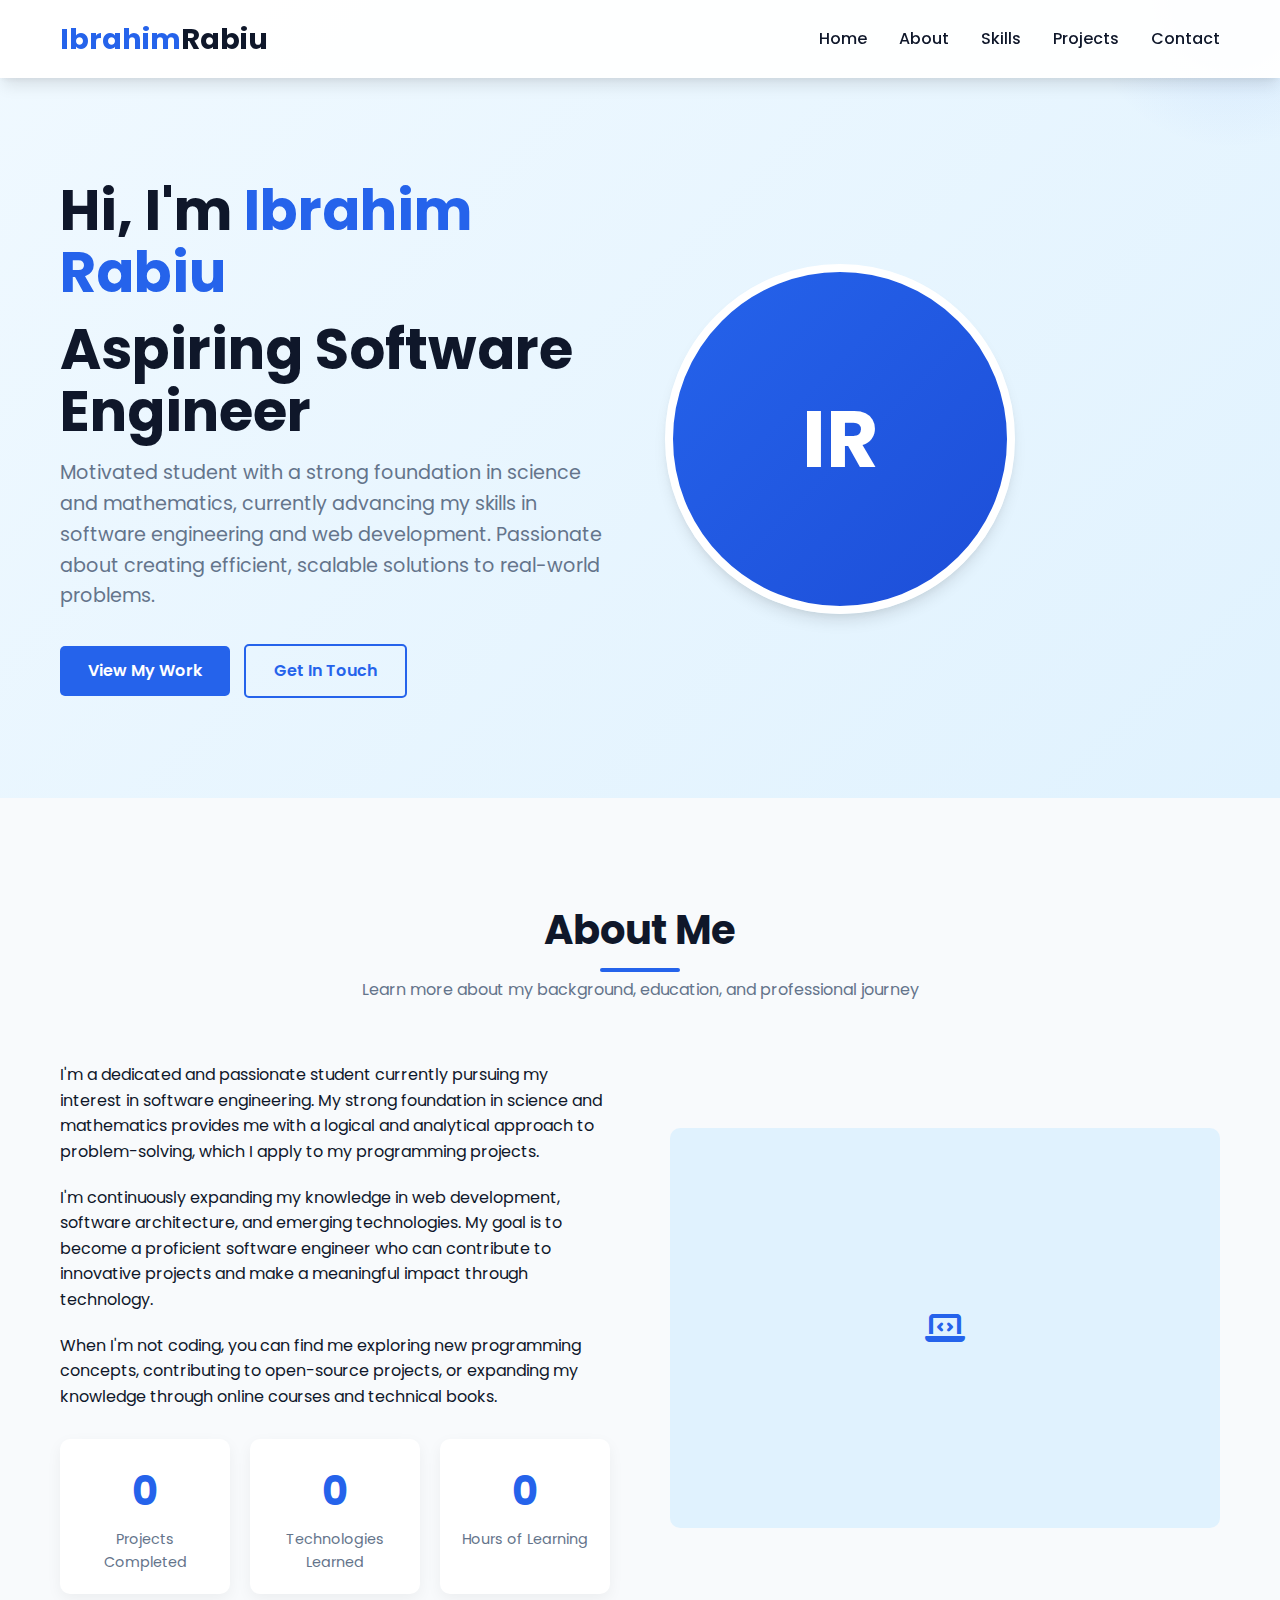
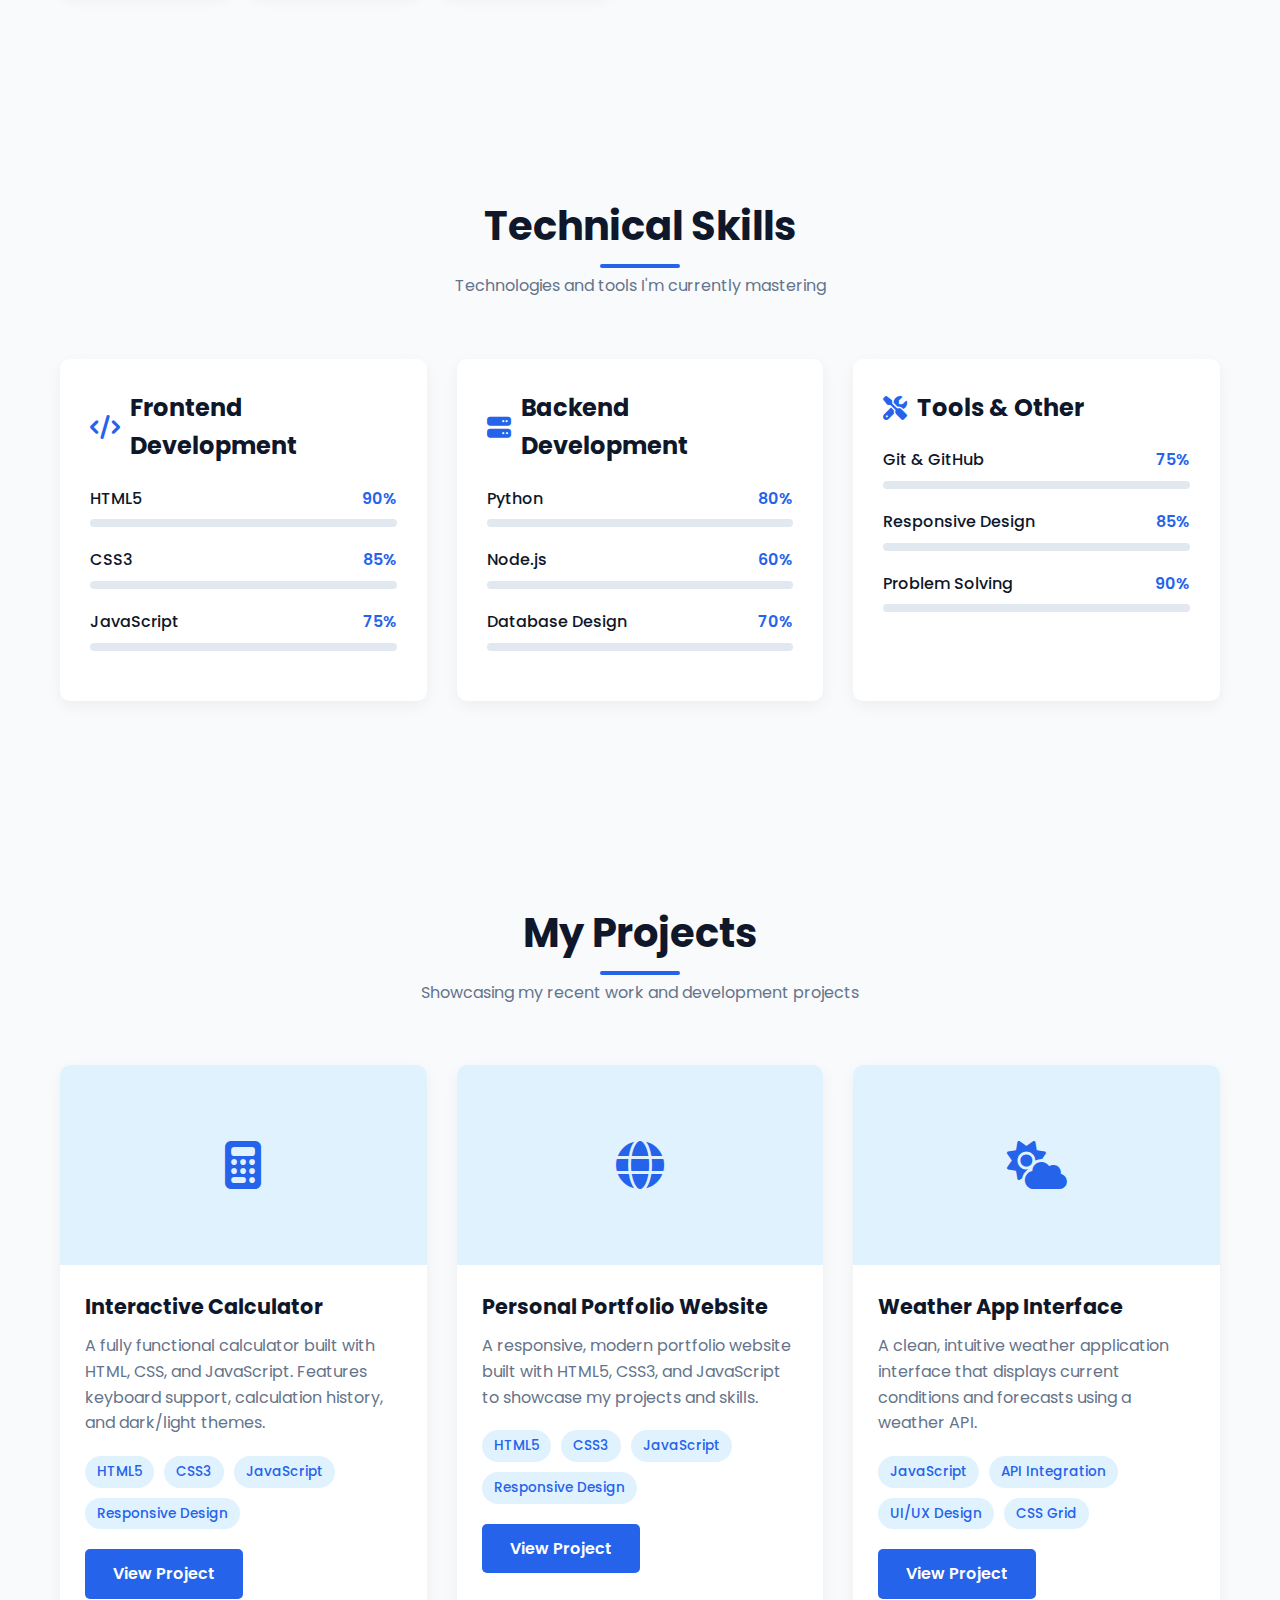
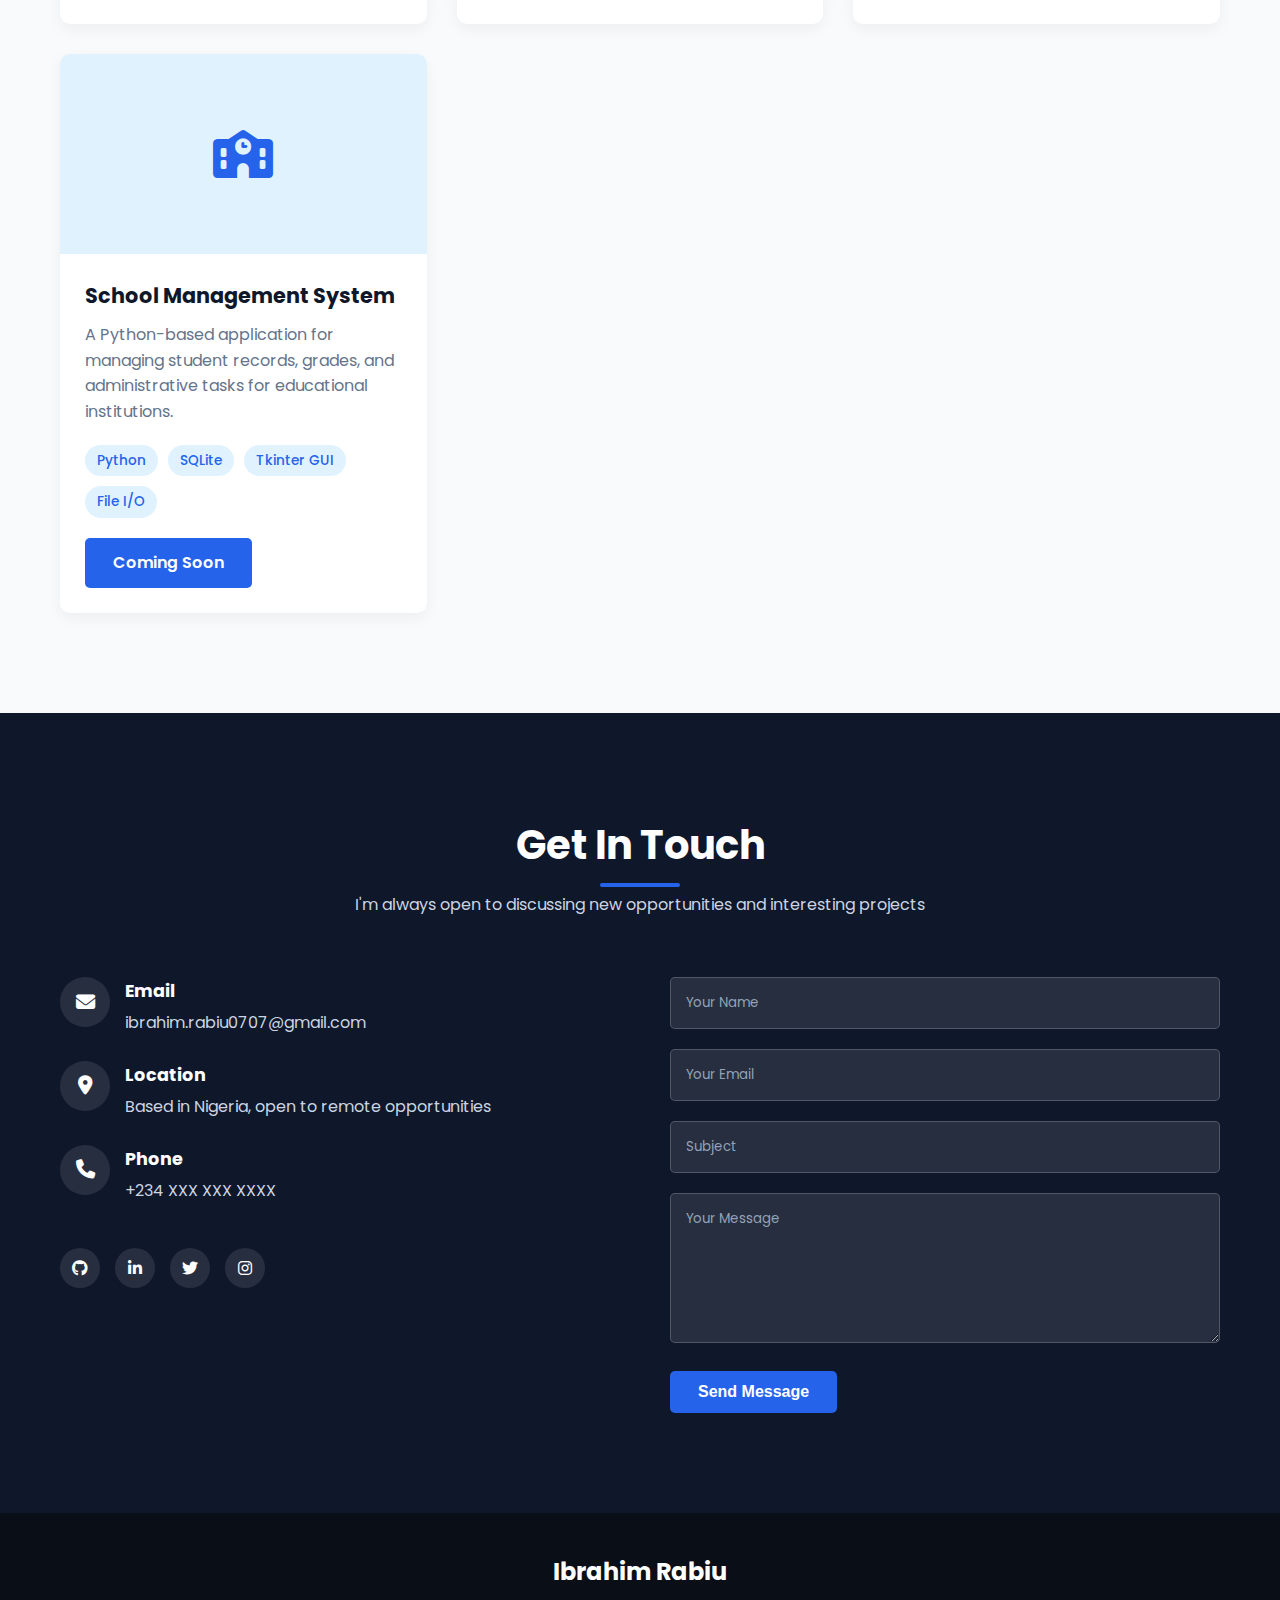
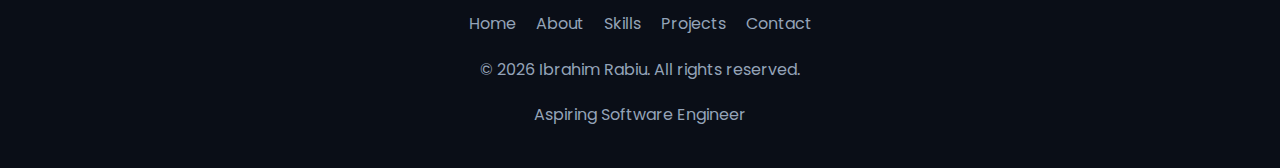
<file: offline.html>
<!DOCTYPE html>
<html lang="en">
<head>
    <meta charset="UTF-8">
    <title>Ibrahim Rabiu | Aspiring Software Engineer</title>
    <meta name="viewport" content="width=device-width, initial-scale=1.0">
    <meta name="description" content="Portfolio of Ibrahim Rabiu, an aspiring software engineer with skills in web development and programming.">
    <link rel="stylesheet" href="https://cdnjs.cloudflare.com/ajax/libs/font-awesome/6.4.0/css/all.min.css">
    <link rel="preconnect" href="https://fonts.googleapis.com">
    <link rel="preconnect" href="https://fonts.gstatic.com" crossorigin>
    <link href="https://fonts.googleapis.com/css2?family=Poppins:wght@300;400;500;600;700&family=Roboto+Mono:wght@300;400;500&display=swap" rel="stylesheet">
    <style>
        :root {
            --primary: #2563eb;
            --primary-dark: #1d4ed8;
            --secondary: #0f172a;
            --light: #f8fafc;
            --gray: #64748b;
            --gray-light: #e2e8f0;
            --success: #10b981;
            --shadow: 0 10px 15px -3px rgba(0, 0, 0, 0.1), 0 4px 6px -2px rgba(0, 0, 0, 0.05);
            --transition: all 0.3s ease;
        }

        * {
            margin: 0;
            padding: 0;
            box-sizing: border-box;
        }

        html {
            scroll-behavior: smooth;
        }

        body {
            font-family: 'Poppins', sans-serif;
            line-height: 1.6;
            color: var(--secondary);
            background-color: var(--light);
            overflow-x: hidden;
        }

        .container {
            width: 100%;
            max-width: 1200px;
            margin: 0 auto;
            padding: 0 20px;
        }

        /* Header & Navigation */
        header {
            background-color: rgba(255, 255, 255, 0.95);
            box-shadow: var(--shadow);
            position: fixed;
            top: 0;
            left: 0;
            width: 100%;
            z-index: 1000;
            padding: 1rem 0;
        }

        .header-container {
            display: flex;
            justify-content: space-between;
            align-items: center;
        }

        .logo {
            display: flex;
            align-items: center;
            gap: 10px;
        }

        .logo h1 {
            font-size: 1.8rem;
            font-weight: 700;
            color: var(--primary);
        }

        .logo span {
            color: var(--secondary);
        }

        .nav-links {
            display: flex;
            gap: 2rem;
            list-style: none;
        }

        .nav-links a {
            text-decoration: none;
            color: var(--secondary);
            font-weight: 500;
            transition: var(--transition);
            position: relative;
        }

        .nav-links a:hover {
            color: var(--primary);
        }

        .nav-links a::after {
            content: '';
            position: absolute;
            bottom: -5px;
            left: 0;
            width: 0;
            height: 2px;
            background-color: var(--primary);
            transition: var(--transition);
        }

        .nav-links a:hover::after {
            width: 100%;
        }

        .mobile-menu-btn {
            display: none;
            background: none;
            border: none;
            font-size: 1.5rem;
            color: var(--secondary);
            cursor: pointer;
        }

        /* Hero Section */
        .hero {
            padding: 180px 0 100px;
            background: linear-gradient(135deg, #f0f9ff 0%, #e0f2fe 100%);
            position: relative;
            overflow: hidden;
        }

        .hero::before {
            content: '';
            position: absolute;
            width: 300px;
            height: 300px;
            border-radius: 50%;
            background: radial-gradient(circle, rgba(37, 99, 235, 0.1) 0%, rgba(37, 99, 235, 0) 70%);
            top: -150px;
            right: -100px;
        }

        .hero-content {
            display: flex;
            align-items: center;
            justify-content: space-between;
            gap: 50px;
        }

        .hero-text {
            flex: 1;
        }

        .hero-text h2 {
            font-size: 3.5rem;
            line-height: 1.1;
            margin-bottom: 1rem;
            color: var(--secondary);
        }

        .hero-text h2 span {
            color: var(--primary);
        }

        .hero-text p {
            font-size: 1.2rem;
            color: var(--gray);
            margin-bottom: 2rem;
            max-width: 600px;
        }

        .hero-image {
            flex: 1;
            text-align: center;
        }

        .profile-img {
            width: 350px;
            height: 350px;
            border-radius: 50%;
            object-fit: cover;
            border: 8px solid white;
            box-shadow: var(--shadow);
            background: linear-gradient(135deg, var(--primary) 0%, var(--primary-dark) 100%);
            display: flex;
            align-items: center;
            justify-content: center;
            color: white;
            font-size: 5rem;
            font-weight: bold;
        }

        .btn {
            display: inline-block;
            padding: 12px 28px;
            background-color: var(--primary);
            color: white;
            border-radius: 5px;
            text-decoration: none;
            font-weight: 600;
            transition: var(--transition);
            border: none;
            cursor: pointer;
            font-size: 1rem;
        }

        .btn:hover {
            background-color: var(--primary-dark);
            transform: translateY(-3px);
            box-shadow: var(--shadow);
        }

        .btn-outline {
            background-color: transparent;
            border: 2px solid var(--primary);
            color: var(--primary);
            margin-left: 10px;
        }

        .btn-outline:hover {
            background-color: var(--primary);
            color: white;
        }

        /* Sections */
        section {
            padding: 100px 0;
        }

        .section-title {
            text-align: center;
            margin-bottom: 60px;
        }

        .section-title h2 {
            font-size: 2.5rem;
            color: var(--secondary);
            position: relative;
            display: inline-block;
            margin-bottom: 15px;
        }

        .section-title h2::after {
            content: '';
            position: absolute;
            bottom: -10px;
            left: 50%;
            transform: translateX(-50%);
            width: 80px;
            height: 4px;
            background-color: var(--primary);
            border-radius: 2px;
        }

        .section-title p {
            color: var(--gray);
            max-width: 700px;
            margin: 0 auto;
        }

        /* About Section */
        .about-content {
            display: grid;
            grid-template-columns: 1fr 1fr;
            gap: 60px;
            align-items: center;
        }

        .about-text p {
            margin-bottom: 20px;
            color: var(--secondary);
        }

        .stats {
            display: grid;
            grid-template-columns: repeat(3, 1fr);
            gap: 20px;
            margin-top: 30px;
        }

        .stat-item {
            text-align: center;
            padding: 20px;
            background-color: white;
            border-radius: 10px;
            box-shadow: 0 5px 15px rgba(0, 0, 0, 0.05);
        }

        .stat-number {
            font-size: 2.5rem;
            font-weight: 700;
            color: var(--primary);
            margin-bottom: 5px;
        }

        .stat-text {
            font-size: 0.9rem;
            color: var(--gray);
        }

        /* Skills Section */
        .skills-section {
            background-color: #f8fafc;
        }

        .skills-container {
            display: grid;
            grid-template-columns: repeat(auto-fill, minmax(300px, 1fr));
            gap: 30px;
        }

        .skill-category {
            background-color: white;
            padding: 30px;
            border-radius: 10px;
            box-shadow: 0 5px 15px rgba(0, 0, 0, 0.05);
        }

        .skill-category h3 {
            font-size: 1.5rem;
            margin-bottom: 20px;
            color: var(--secondary);
            display: flex;
            align-items: center;
            gap: 10px;
        }

        .skill-category h3 i {
            color: var(--primary);
        }

        .skill-item {
            margin-bottom: 20px;
        }

        .skill-header {
            display: flex;
            justify-content: space-between;
            margin-bottom: 8px;
        }

        .skill-name {
            font-weight: 500;
        }

        .skill-percent {
            font-weight: 600;
            color: var(--primary);
        }

        .skill-bar {
            height: 8px;
            background-color: var(--gray-light);
            border-radius: 4px;
            overflow: hidden;
        }

        .skill-progress {
            height: 100%;
            background-color: var(--primary);
            border-radius: 4px;
            width: 0;
            transition: width 1.5s ease;
        }

        /* Projects Section */
        .projects-container {
            display: grid;
            grid-template-columns: repeat(auto-fill, minmax(350px, 1fr));
            gap: 30px;
        }

        .project-card {
            background-color: white;
            border-radius: 10px;
            overflow: hidden;
            box-shadow: 0 5px 15px rgba(0, 0, 0, 0.05);
            transition: var(--transition);
        }

        .project-card:hover {
            transform: translateY(-10px);
            box-shadow: 0 15px 30px rgba(0, 0, 0, 0.1);
        }

        .project-img {
            height: 200px;
            width: 100%;
            background-color: #e0f2fe;
            display: flex;
            align-items: center;
            justify-content: center;
            font-size: 3rem;
            color: var(--primary);
        }

        .project-content {
            padding: 25px;
        }

        .project-content h3 {
            font-size: 1.3rem;
            margin-bottom: 10px;
            color: var(--secondary);
        }

        .project-content p {
            color: var(--gray);
            margin-bottom: 20px;
        }

        .project-tech {
            display: flex;
            flex-wrap: wrap;
            gap: 10px;
            margin-bottom: 20px;
        }

        .tech-tag {
            background-color: #e0f2fe;
            color: var(--primary);
            padding: 5px 12px;
            border-radius: 20px;
            font-size: 0.85rem;
            font-weight: 500;
        }

        /* Contact Section */
        .contact-section {
            background-color: var(--secondary);
            color: white;
        }

        .contact-section .section-title h2 {
            color: white;
        }

        .contact-section .section-title p {
            color: #cbd5e1;
        }

        .contact-container {
            display: grid;
            grid-template-columns: 1fr 1fr;
            gap: 60px;
        }

        .contact-info {
            display: flex;
            flex-direction: column;
            gap: 25px;
        }

        .contact-item {
            display: flex;
            align-items: flex-start;
            gap: 15px;
        }

        .contact-icon {
            background-color: rgba(255, 255, 255, 0.1);
            width: 50px;
            height: 50px;
            border-radius: 50%;
            display: flex;
            align-items: center;
            justify-content: center;
            font-size: 1.2rem;
            color: white;
        }

        .contact-details h4 {
            margin-bottom: 5px;
            font-size: 1.1rem;
        }

        .contact-details p {
            color: #cbd5e1;
        }

        .social-links {
            display: flex;
            gap: 15px;
            margin-top: 20px;
        }

        .social-links a {
            display: flex;
            align-items: center;
            justify-content: center;
            width: 40px;
            height: 40px;
            background-color: rgba(255, 255, 255, 0.1);
            border-radius: 50%;
            color: white;
            text-decoration: none;
            transition: var(--transition);
        }

        .social-links a:hover {
            background-color: var(--primary);
            transform: translateY(-3px);
        }

        .contact-form input,
        .contact-form textarea {
            width: 100%;
            padding: 15px;
            margin-bottom: 20px;
            background-color: rgba(255, 255, 255, 0.1);
            border: 1px solid rgba(255, 255, 255, 0.2);
            border-radius: 5px;
            color: white;
            font-family: 'Poppins', sans-serif;
        }

        .contact-form input::placeholder,
        .contact-form textarea::placeholder {
            color: #94a3b8;
        }

        .contact-form textarea {
            height: 150px;
            resize: vertical;
        }

        /* Footer */
        footer {
            background-color: #0a0e17;
            color: #94a3b8;
            padding: 40px 0;
            text-align: center;
        }

        .footer-content {
            display: flex;
            flex-direction: column;
            align-items: center;
            gap: 20px;
        }

        .footer-logo {
            font-size: 1.5rem;
            font-weight: 700;
            color: white;
        }

        .footer-links {
            display: flex;
            gap: 20px;
            flex-wrap: wrap;
            justify-content: center;
        }

        .footer-links a {
            color: #94a3b8;
            text-decoration: none;
            transition: var(--transition);
        }

        .footer-links a:hover {
            color: var(--primary);
        }

        /* Responsive Design */
        @media (max-width: 992px) {
            .hero-content {
                flex-direction: column;
                text-align: center;
            }

            .hero-text h2 {
                font-size: 2.8rem;
            }

            .about-content {
                grid-template-columns: 1fr;
            }

            .contact-container {
                grid-template-columns: 1fr;
            }
        }

        @media (max-width: 768px) {
            .nav-links {
                display: none;
                position: absolute;
                top: 100%;
                left: 0;
                width: 100%;
                background-color: white;
                flex-direction: column;
                padding: 20px;
                box-shadow: var(--shadow);
                text-align: center;
            }

            .nav-links.active {
                display: flex;
            }

            .mobile-menu-btn {
                display: block;
            }

            .hero-text h2 {
                font-size: 2.2rem;
            }

            .profile-img {
                width: 280px;
                height: 280px;
            }

            .stats {
                grid-template-columns: repeat(2, 1fr);
            }
        }

        @media (max-width: 576px) {
            .section-title h2 {
                font-size: 2rem;
            }

            .hero-text h2 {
                font-size: 1.8rem;
            }

            .btn {
                padding: 10px 20px;
                font-size: 0.9rem;
            }

            .stats {
                grid-template-columns: 1fr;
            }

            .projects-container {
                grid-template-columns: 1fr;
            }

            .skill-category {
                padding: 20px;
            }
        }

        /* Modal Styles */
        .modal {
            display: none;
            position: fixed;
            top: 0;
            left: 0;
            width: 100%;
            height: 100%;
            background: rgba(0, 0, 0, 0.8);
            z-index: 2000;
            overflow-y: auto;
            animation: fadeIn 0.3s ease;
        }

        .modal-content {
            background: white;
            margin: 5% auto;
            padding: 40px;
            border-radius: 20px;
            max-width: 800px;
            position: relative;
            animation: slideUp 0.3s ease;
        }

        @keyframes fadeIn {
            from { opacity: 0; }
            to { opacity: 1; }
        }

        @keyframes slideUp {
            from { transform: translateY(50px); opacity: 0; }
            to { transform: translateY(0); opacity: 1; }
        }

        .modal-close {
            position: absolute;
            top: 20px;
            right: 20px;
            background: none;
            border: none;
            font-size: 2rem;
            cursor: pointer;
            color: #64748b;
            transition: color 0.3s ease;
        }

        .modal-close:hover {
            color: #ef4444;
        }
    </style>
</head>
<body>
    <!-- Header & Navigation -->
    <header>
        <div class="container header-container">
            <div class="logo">
                <h1>Ibrahim<span>Rabiu</span></h1>
            </div>

            <nav>
                <ul class="nav-links">
                    <li><a href="#home">Home</a></li>
                    <li><a href="#about">About</a></li>
                    <li><a href="#skills">Skills</a></li>
                    <li><a href="#projects">Projects</a></li>
                    <li><a href="#contact">Contact</a></li>
                </ul>
                <button class="mobile-menu-btn" id="mobileMenuBtn">
                    <i class="fas fa-bars"></i>
                </button>
            </nav>
        </div>
    </header>

    <!-- Hero Section -->
    <section class="hero" id="home">
        <div class="container hero-content">
            <div class="hero-text">
                <h2>Hi, I'm <span>Ibrahim Rabiu</span></h2>
                <h2>Aspiring Software Engineer</h2>
                <p>
                    Motivated student with a strong foundation in science and mathematics, 
                    currently advancing my skills in software engineering and web development. 
                    Passionate about creating efficient, scalable solutions to real-world problems.
                </p>
                <div class="hero-buttons">
                    <a href="#projects" class="btn">View My Work</a>
                    <a href="#contact" class="btn btn-outline">Get In Touch</a>
                </div>
            </div>
            <div class="hero-image">
                <!-- Profile Image - replace with your actual image -->
                <div class="profile-img">
                    IR
                </div>
            </div>
        </div>
    </section>

    <!-- About Section -->
    <section class="about-section" id="about">
        <div class="container">
            <div class="section-title">
                <h2>About Me</h2>
                <p>Learn more about my background, education, and professional journey</p>
            </div>

            <div class="about-content">
                <div class="about-text">
                    <p>
                        I'm a dedicated and passionate student currently pursuing my interest in software engineering. 
                        My strong foundation in science and mathematics provides me with a logical and analytical 
                        approach to problem-solving, which I apply to my programming projects.
                    </p>
                    <p>
                        I'm continuously expanding my knowledge in web development, software architecture, 
                        and emerging technologies. My goal is to become a proficient software engineer who 
                        can contribute to innovative projects and make a meaningful impact through technology.
                    </p>
                    <p>
                        When I'm not coding, you can find me exploring new programming concepts, contributing 
                        to open-source projects, or expanding my knowledge through online courses and technical books.
                    </p>

                    <div class="stats">
                        <div class="stat-item">
                            <div class="stat-number" id="projectsCount">0</div>
                            <div class="stat-text">Projects Completed</div>
                        </div>
                        <div class="stat-item">
                            <div class="stat-number" id="technologiesCount">0</div>
                            <div class="stat-text">Technologies Learned</div>
                        </div>
                        <div class="stat-item">
                            <div class="stat-number" id="learningHours">0</div>
                            <div class="stat-text">Hours of Learning</div>
                        </div>
                    </div>
                </div>

                <div class="about-image">
                    <div style="width:100%; height:400px; background-color: #e0f2fe; border-radius:10px; display:flex; align-items:center; justify-content:center; color:var(--primary); font-size:2rem;">
                        <i class="fas fa-laptop-code"></i>
                    </div>
                </div>
            </div>
        </div>
    </section>

    <!-- Skills Section -->
    <section class="skills-section" id="skills">
        <div class="container">
            <div class="section-title">
                <h2>Technical Skills</h2>
                <p>Technologies and tools I'm currently mastering</p>
            </div>

            <div class="skills-container">
                <div class="skill-category">
                    <h3><i class="fas fa-code"></i> Frontend Development</h3>
                    <div class="skill-item">
                        <div class="skill-header">
                            <span class="skill-name">HTML5</span>
                            <span class="skill-percent">90%</span>
                        </div>
                        <div class="skill-bar">
                            <div class="skill-progress" data-width="90"></div>
                        </div>
                    </div>
                    <div class="skill-item">
                        <div class="skill-header">
                            <span class="skill-name">CSS3</span>
                            <span class="skill-percent">85%</span>
                        </div>
                        <div class="skill-bar">
                            <div class="skill-progress" data-width="85"></div>
                        </div>
                    </div>
                    <div class="skill-item">
                        <div class="skill-header">
                            <span class="skill-name">JavaScript</span>
                            <span class="skill-percent">75%</span>
                        </div>
                        <div class="skill-bar">
                            <div class="skill-progress" data-width="75"></div>
                        </div>
                    </div>
                </div>

                <div class="skill-category">
                    <h3><i class="fas fa-server"></i> Backend Development</h3>
                    <div class="skill-item">
                        <div class="skill-header">
                            <span class="skill-name">Python</span>
                            <span class="skill-percent">80%</span>
                        </div>
                        <div class="skill-bar">
                            <div class="skill-progress" data-width="80"></div>
                        </div>
                    </div>
                    <div class="skill-item">
                        <div class="skill-header">
                            <span class="skill-name">Node.js</span>
                            <span class="skill-percent">60%</span>
                        </div>
                        <div class="skill-bar">
                            <div class="skill-progress" data-width="60"></div>
                        </div>
                    </div>
                    <div class="skill-item">
                        <div class="skill-header">
                            <span class="skill-name">Database Design</span>
                            <span class="skill-percent">70%</span>
                        </div>
                        <div class="skill-bar">
                            <div class="skill-progress" data-width="70"></div>
                        </div>
                    </div>
                </div>

                <div class="skill-category">
                    <h3><i class="fas fa-tools"></i> Tools & Other</h3>
                    <div class="skill-item">
                        <div class="skill-header">
                            <span class="skill-name">Git & GitHub</span>
                            <span class="skill-percent">75%</span>
                        </div>
                        <div class="skill-bar">
                            <div class="skill-progress" data-width="75"></div>
                        </div>
                    </div>
                    <div class="skill-item">
                        <div class="skill-header">
                            <span class="skill-name">Responsive Design</span>
                            <span class="skill-percent">85%</span>
                        </div>
                        <div class="skill-bar">
                            <div class="skill-progress" data-width="85"></div>
                        </div>
                    </div>
                    <div class="skill-item">
                        <div class="skill-header">
                            <span class="skill-name">Problem Solving</span>
                            <span class="skill-percent">90%</span>
                        </div>
                        <div class="skill-bar">
                            <div class="skill-progress" data-width="90"></div>
                        </div>
                    </div>
                </div>
            </div>
        </div>
    </section>

    <!-- Projects Section -->
    <section class="projects-section" id="projects">
        <div class="container">
            <div class="section-title">
                <h2>My Projects</h2>
                <p>Showcasing my recent work and development projects</p>
            </div>

            <div class="projects-container">
                <!-- Calculator Project Card -->
                <div class="project-card">
                    <div class="project-img">
                        <i class="fas fa-calculator"></i>
                    </div>
                    <div class="project-content">
                        <h3>Interactive Calculator</h3>
                        <p>A fully functional calculator built with HTML, CSS, and JavaScript. Features keyboard support, calculation history, and dark/light themes.</p>
                        <div class="project-tech">
                            <span class="tech-tag">HTML5</span>
                            <span class="tech-tag">CSS3</span>
                            <span class="tech-tag">JavaScript</span>
                            <span class="tech-tag">Responsive Design</span>
                        </div>
                        <a href="projects/calculator/index.html" class="btn">View Project</a>
                    </div>
                </div>

                <!-- Portfolio Website Project Card -->
                <div class="project-card">
                    <div class="project-img">
                        <i class="fas fa-globe"></i>
                    </div>
                    <div class="project-content">
                        <h3>Personal Portfolio Website</h3>
                        <p>A responsive, modern portfolio website built with HTML5, CSS3, and JavaScript to showcase my projects and skills.</p>
                        <div class="project-tech">
                            <span class="tech-tag">HTML5</span>
                            <span class="tech-tag">CSS3</span>
                            <span class="tech-tag">JavaScript</span>
                            <span class="tech-tag">Responsive Design</span>
                        </div>
                        <a href="projects/portfolio-website/index.html" class="btn">View Project</a>
                    </div>
                </div>

                <!-- Weather App Project Card -->
                <div class="project-card">
                    <div class="project-img">
                        <i class="fas fa-cloud-sun"></i>
                    </div>
                    <div class="project-content">
                        <h3>Weather App Interface</h3>
                        <p>A clean, intuitive weather application interface that displays current conditions and forecasts using a weather API.</p>
                        <div class="project-tech">
                            <span class="tech-tag">JavaScript</span>
                            <span class="tech-tag">API Integration</span>
                            <span class="tech-tag">UI/UX Design</span>
                            <span class="tech-tag">CSS Grid</span>
                        </div>
                        <a href="projects/weather-app/index.html" class="btn">View Project</a>
                    </div>
                </div>

                <!-- School Management System Project Card -->
                <div class="project-card">
                    <div class="project-img">
                        <i class="fas fa-school"></i>
                    </div>
                    <div class="project-content">
                        <h3>School Management System</h3>
                        <p>A Python-based application for managing student records, grades, and administrative tasks for educational institutions.</p>
                        <div class="project-tech">
                            <span class="tech-tag">Python</span>
                            <span class="tech-tag">SQLite</span>
                            <span class="tech-tag">Tkinter GUI</span>
                            <span class="tech-tag">File I/O</span>
                        </div>
                        <a href="#" class="btn">Coming Soon</a>
                    </div>
                </div>
            </div>
        </div>
    </section>

    <!-- Contact Section -->
    <section class="contact-section" id="contact">
        <div class="container">
            <div class="section-title">
                <h2>Get In Touch</h2>
                <p>I'm always open to discussing new opportunities and interesting projects</p>
            </div>
            
            <div class="contact-container">
                <div class="contact-info">
                    <div class="contact-item">
                        <div class="contact-icon">
                            <i class="fas fa-envelope"></i>
                        </div>
                        <div class="contact-details">
                            <h4>Email</h4>
                            <p>ibrahim.rabiu0707@gmail.com</p>
                        </div>
                    </div>
                    
                    <div class="contact-item">
                        <div class="contact-icon">
                            <i class="fas fa-map-marker-alt"></i>
                        </div>
                        <div class="contact-details">
                            <h4>Location</h4>
                            <p>Based in Nigeria, open to remote opportunities</p>
                        </div>
                    </div>
                    
                    <div class="contact-item">
                        <div class="contact-icon">
                            <i class="fas fa-phone"></i>
                        </div>
                        <div class="contact-details">
                            <h4>Phone</h4>
                            <p>+234 XXX XXX XXXX</p>
                        </div>
                    </div>
                    
                    <div class="social-links">
                        <a href="https://github.com/ibrahimrabiudebug" title="GitHub" target="_blank"><i class="fab fa-github"></i></a>
                        <a href="https://linkedin.com" title="LinkedIn" target="_blank"><i class="fab fa-linkedin-in"></i></a>
                        <a href="https://twitter.com" title="Twitter" target="_blank"><i class="fab fa-twitter"></i></a>
                        <a href="https://instagram.com" title="Instagram" target="_blank"><i class="fab fa-instagram"></i></a>
                    </div>
                </div>
                
                <div class="contact-form">
                    <form id="contactForm" method="POST" action="https://formsubmit.co/ibrahim.rabiu0707@gmail.com">
                        <!-- FormSubmit Configuration -->
                        <input type="hidden" name="_subject" value="New Message from Portfolio Website">
                        <input type="hidden" name="_captcha" value="false">
                        <input type="hidden" name="_template" value="table">
                        <input type="hidden" name="_next" value="thank-you.html">
                        <input type="hidden" name="_autoresponse" value="Thank you for contacting me! I have received your message and will get back to you as soon as possible. - Ibrahim Rabiu">
                        
                        <!-- Form Fields -->
                        <input type="text" name="name" placeholder="Your Name" required minlength="2" maxlength="50">
                        <input type="email" name="email" placeholder="Your Email" required>
                        <input type="text" name="subject" placeholder="Subject" required minlength="5" maxlength="100">
                        <textarea name="message" placeholder="Your Message" required minlength="10" maxlength="1000"></textarea>
                        <button type="submit" class="btn">
                            <span class="btn-text">Send Message</span>
                            <span class="btn-loading" style="display: none;">
                                <i class="fas fa-spinner fa-spin"></i> Sending...
                            </span>
                        </button>
                    </form>
                </div>
            </div>
        </div>
    </section>

    <!-- Footer -->
    <footer>
        <div class="container footer-content">
            <div class="footer-logo">Ibrahim Rabiu</div>
            <div class="footer-links">
                <a href="#home">Home</a>
                <a href="#about">About</a>
                <a href="#skills">Skills</a>
                <a href="#projects">Projects</a>
                <a href="#contact">Contact</a>
            </div>
            <p>© 2026 Ibrahim Rabiu. All rights reserved.</p>
            <p>Aspiring Software Engineer</p>
        </div>
    </footer>

    <script>
        // Mobile menu toggle
        const mobileMenuBtn = document.getElementById('mobileMenuBtn');
        const navLinks = document.querySelector('.nav-links');

        mobileMenuBtn.addEventListener('click', () => {
            navLinks.classList.toggle('active');
            mobileMenuBtn.innerHTML = navLinks.classList.contains('active') 
                ? '<i class="fas fa-times"></i>' 
                : '<i class="fas fa-bars"></i>';
        });

        // Close mobile menu when clicking on a link
        document.querySelectorAll('.nav-links a').forEach(link => {
            link.addEventListener('click', () => {
                navLinks.classList.remove('active');
                mobileMenuBtn.innerHTML = '<i class="fas fa-bars"></i>';
            });
        });

        // Animated counters
        function animateCounters() {
            const projectsCount = document.getElementById('projectsCount');
            const technologiesCount = document.getElementById('technologiesCount');
            const learningHours = document.getElementById('learningHours');

            let projects = 0;
            let technologies = 0;
            let hours = 0;

            const projectsTarget = 9; // Updated from 8 to 9 for calculator project
            const technologiesTarget = 12;
            const hoursTarget = 500;

            const interval = setInterval(() => {
                projects += Math.ceil(projectsTarget / 50);
                technologies += Math.ceil(technologiesTarget / 50);
                hours += Math.ceil(hoursTarget / 50);

                if (projects >= projectsTarget) projects = projectsTarget;
                if (technologies >= technologiesTarget) technologies = technologiesTarget;
                if (hours >= hoursTarget) hours = hoursTarget;

                projectsCount.textContent = projects;
                technologiesCount.textContent = technologies;
                learningHours.textContent = hours;

                if (projects === projectsTarget && technologies === technologiesTarget && hours === hoursTarget) {
                    clearInterval(interval);
                }
            }, 30);
        }

        // Animate skill bars on scroll
        function animateSkillBars() {
            const skillBars = document.querySelectorAll('.skill-progress');

            skillBars.forEach(bar => {
                const width = bar.getAttribute('data-width');
                bar.style.width = width + '%';
            });
        }

        // Intersection Observer for animations
        const observerOptions = {
            threshold: 0.3
        };

        const observer = new IntersectionObserver((entries) => {
            entries.forEach(entry => {
                if (entry.isIntersecting) {
                    if (entry.target.id === 'about') {
                        animateCounters();
                    }
                    if (entry.target.id === 'skills') {
                        animateSkillBars();
                    }
                }
            });
        }, observerOptions);

        // Observe sections
        document.querySelectorAll('section').forEach(section => {
            observer.observe(section);
        });

        // Form submission with loading state
        const contactForm = document.getElementById('contactForm');
        if (contactForm) {
            const btnText = contactForm.querySelector('.btn-text');
            const btnLoading = contactForm.querySelector('.btn-loading');

            contactForm.addEventListener('submit', (e) => {
                // Show loading state
                if (btnText) btnText.style.display = 'none';
                if (btnLoading) btnLoading.style.display = 'inline-block';
                
                // Allow form to submit normally to FormSubmit
                // The form will redirect to thank-you.html as specified in the hidden _next field
            });
        }

        // Smooth scroll for navigation links
        document.querySelectorAll('a[href^="#"]').forEach(anchor => {
            anchor.addEventListener('click', function(e) {
                e.preventDefault();

                const targetId = this.getAttribute('href');
                if (targetId === '#') return;

                const targetElement = document.querySelector(targetId);
                if (targetElement) {
                    window.scrollTo({
                        top: targetElement.offsetTop - 80,
                        behavior: 'smooth'
                    });
                }
            });
        });

        // Initialize skill bars with 0 width
        document.querySelectorAll('.skill-progress').forEach(bar => {
            bar.style.width = '0%';
        });

        // Register Service Worker for offline support
        if ('serviceWorker' in navigator) {
            window.addEventListener('load', () => {
                navigator.serviceWorker.register('/sw.js')
                    .then(registration => {
                        console.log('ServiceWorker registration successful');
                    })
                    .catch(err => {
                        console.log('ServiceWorker registration failed: ', err);
                    });
            });
        }

        // Form validation
        document.querySelectorAll('.contact-form input, .contact-form textarea').forEach(input => {
            input.addEventListener('input', function() {
                if (this.checkValidity()) {
                    this.style.borderColor = '#10b981';
                } else {
                    this.style.borderColor = '#ef4444';
                }
            });
        });
    </script>
</body>
</html>
</file>
<file: projects/calculator/style.css>
/* Calculator Styling */
#calculator-app {
    background: #1e293b;
    border-radius: 20px;
    padding: 30px;
    box-shadow: 0 20px 40px rgba(0, 0, 0, 0.3);
    width: 100%;
    max-width: 400px;
    margin: 0 auto;
}

.calculator-display {
    background: #0f172a;
    color: white;
    font-size: 3rem;
    padding: 30px 20px;
    text-align: right;
    border-radius: 10px;
    margin-bottom: 20px;
    min-height: 100px;
    display: flex;
    align-items: center;
    justify-content: flex-end;
    overflow: hidden;
    font-family: 'Roboto Mono', monospace;
    border: 2px solid #334155;
    word-break: break-all;
}

.calculator-buttons {
    display: grid;
    grid-template-columns: repeat(4, 1fr);
    gap: 15px;
}

.calc-btn {
    background: #334155;
    color: white;
    border: none;
    padding: 20px;
    font-size: 1.5rem;
    border-radius: 10px;
    cursor: pointer;
    transition: all 0.2s ease;
    font-weight: 600;
    display: flex;
    align-items: center;
    justify-content: center;
    min-height: 70px;
}

.calc-btn:hover {
    background: #475569;
    transform: translateY(-2px);
    box-shadow: 0 5px 15px rgba(0, 0, 0, 0.2);
}

.calc-btn:active {
    transform: translateY(0);
}

.calc-btn.operator {
    background: #f97316;
    color: white;
}

.calc-btn.operator:hover {
    background: #ea580c;
}

.calc-btn.equals {
    background: #10b981;
    grid-column: span 2;
}

.calc-btn.equals:hover {
    background: #059669;
}

.calc-btn.clear {
    background: #ef4444;
}

.calc-btn.clear:hover {
    background: #dc2626;
}

.calc-btn.zero {
    grid-column: span 2;
}

.calc-btn.percentage {
    background: #8b5cf6;
}

.calc-btn.percentage:hover {
    background: #7c3aed;
}

/* Calculator History */
.calculator-history {
    margin-top: 30px;
    background: rgba(255, 255, 255, 0.05);
    padding: 20px;
    border-radius: 10px;
    border: 1px solid #334155;
}

.calculator-history h3 {
    color: white;
    margin-bottom: 15px;
    font-size: 1.2rem;
    display: flex;
    align-items: center;
    gap: 10px;
}

.calculator-history h3 i {
    color: #f97316;
}

.history-list {
    max-height: 200px;
    overflow-y: auto;
    padding-right: 10px;
}

.history-list::-webkit-scrollbar {
    width: 5px;
}

.history-list::-webkit-scrollbar-track {
    background: #334155;
    border-radius: 3px;
}

.history-list::-webkit-scrollbar-thumb {
    background: #f97316;
    border-radius: 3px;
}

.history-item {
    color: #cbd5e1;
    padding: 10px 0;
    border-bottom: 1px solid #475569;
    font-family: 'Roboto Mono', monospace;
    font-size: 0.9rem;
}

.history-item:last-child {
    border-bottom: none;
}

/* Theme Toggle */
.calculator-theme {
    display: flex;
    justify-content: center;
    gap: 10px;
    margin-top: 20px;
}

.theme-btn {
    background: #334155;
    color: white;
    border: none;
    padding: 10px 20px;
    border-radius: 20px;
    cursor: pointer;
    font-size: 0.9rem;
    transition: all 0.3s ease;
}

.theme-btn.active {
    background: #f97316;
}

.theme-btn:hover:not(.active) {
    background: #475569;
}

/* Responsive Design */
@media (max-width: 768px) {
    .calculator-display {
        font-size: 2.5rem;
        padding: 20px 15px;
        min-height: 80px;
    }
    
    .calc-btn {
        padding: 15px;
        font-size: 1.3rem;
        min-height: 60px;
    }
    
    #calculator-app {
        padding: 20px;
    }
}

@media (max-width: 480px) {
    .calculator-display {
        font-size: 2rem;
        padding: 15px 10px;
        min-height: 70px;
    }
    
    .calc-btn {
        padding: 12px;
        font-size: 1.2rem;
        min-height: 50px;
    }
    
    #calculator-app {
        padding: 15px;
    }
}

/* Animation */
@keyframes buttonPress {
    0% { transform: scale(1); }
    50% { transform: scale(0.95); }
    100% { transform: scale(1); }
}

.calc-btn.clicked {
    animation: buttonPress 0.2s ease;
}

/* Dark theme */
.calculator-dark {
    background: #1e293b;
}

.calculator-dark .calculator-display {
    background: #0f172a;
    border-color: #334155;
}

.calculator-dark .calc-btn {
    background: #334155;
}

/* Light theme */
.calculator-light {
    background: #f8fafc;
}

.calculator-light .calculator-display {
    background: white;
    color: #1e293b;
    border-color: #e2e8f0;
}

.calculator-light .calc-btn {
    background: #e2e8f0;
    color: #1e293b;
}

.calculator-light .calc-btn:hover {
    background: #cbd5e1;
}

.calculator-light .calc-btn.operator {
    background: #f97316;
    color: white;
}

.calculator-light .calculator-history {
    background: #f1f5f9;
    border-color: #e2e8f0;
}

.calculator-light .calculator-history h3 {
    color: #1e293b;
}

.calculator-light .history-item {
    color: #475569;
    border-color: #cbd5e1;
}
</file>
<file: projects/portfolio-website/style.css>
/* Project 1 Specific Styles */
.project-main {
    padding-top: 100px;
}

.project-hero {
    text-align: center;
    padding: 60px 0;
    background: linear-gradient(135deg, #f0f9ff 0%, #e0f2fe 100%);
    border-radius: 20px;
    margin-bottom: 40px;
    position: relative;
    overflow: hidden;
}

.project-hero::before {
    content: '';
    position: absolute;
    top: -50%;
    right: -50%;
    width: 300px;
    height: 300px;
    background: radial-gradient(circle, rgba(37, 99, 235, 0.1) 0%, transparent 70%);
}

.project-badge {
    display: flex;
    justify-content: center;
    gap: 10px;
    margin-bottom: 20px;
}

.badge {
    padding: 8px 16px;
    background: #2563eb;
    color: white;
    border-radius: 20px;
    font-size: 0.9rem;
    font-weight: 600;
}

.badge-success {
    background: #10b981;
}

.project-hero h1 {
    font-size: 3.5rem;
    margin-bottom: 20px;
    background: linear-gradient(135deg, #2563eb, #1d4ed8);
    -webkit-background-clip: text;
    -webkit-text-fill-color: transparent;
}

.project-subtitle {
    font-size: 1.2rem;
    color: #64748b;
    max-width: 600px;
    margin: 0 auto 30px;
}

.project-meta {
    display: flex;
    justify-content: center;
    gap: 30px;
    flex-wrap: wrap;
}

.meta-item {
    display: flex;
    align-items: center;
    gap: 8px;
    color: #475569;
    font-weight: 500;
}

.meta-item i {
    color: #2563eb;
}

/* Project Preview */
.project-preview {
    margin: 60px 0;
}

.browser-mockup {
    background: white;
    border-radius: 12px;
    overflow: hidden;
    box-shadow: 0 20px 40px rgba(0, 0, 0, 0.1);
    border: 1px solid #e2e8f0;
}

.browser-header {
    background: #f8fafc;
    padding: 15px 20px;
    border-bottom: 1px solid #e2e8f0;
}

.browser-dots {
    display: flex;
    gap: 8px;
}

.browser-dots span {
    width: 12px;
    height: 12px;
    border-radius: 50%;
    background: #e2e8f0;
}

.preview-content {
    padding: 60px 40px;
    text-align: center;
}

.preview-content h3 {
    font-size: 2rem;
    margin-bottom: 15px;
    color: #1e293b;
}

.preview-content p {
    color: #64748b;
    margin-bottom: 30px;
}

.btn-large {
    padding: 15px 40px;
    font-size: 1.1rem;
}

/* Details Grid */
.details-grid {
    display: grid;
    grid-template-columns: repeat(auto-fit, minmax(300px, 1fr));
    gap: 30px;
    margin: 60px 0;
}

.details-card {
    background: white;
    padding: 30px;
    border-radius: 15px;
    box-shadow: 0 10px 30px rgba(0, 0, 0, 0.05);
    border: 1px solid #e2e8f0;
}

.details-card h3 {
    display: flex;
    align-items: center;
    gap: 10px;
    color: #1e293b;
    margin-bottom: 20px;
}

.details-card ul {
    list-style: none;
    padding: 0;
}

.details-card li {
    padding: 10px 0;
    border-bottom: 1px solid #f1f5f9;
    color: #475569;
}

.details-card li:last-child {
    border-bottom: none;
}

.details-card li::before {
    content: '✓';
    color: #10b981;
    margin-right: 10px;
    font-weight: bold;
}

/* Tech Stack */
.tech-stack {
    display: flex;
    flex-wrap: wrap;
    gap: 10px;
    margin-top: 20px;
}

.tech-tag {
    padding: 8px 16px;
    border-radius: 20px;
    font-size: 0.9rem;
    font-weight: 500;
}

.tech-tag.html { background: #e34f26; color: white; }
.tech-tag.css { background: #1572b6; color: white; }
.tech-tag.js { background: #f7df1e; color: #333; }
.tech-tag.responsive { background: #0ea5e9; color: white; }
.tech-tag.git { background: #f05032; color: white; }
.tech-tag.api { background: #10b981; color: white; }

/* Features */
.features-section {
    margin: 80px 0;
}

.features-section h2 {
    text-align: center;
    font-size: 2.5rem;
    margin-bottom: 50px;
    display: flex;
    align-items: center;
    justify-content: center;
    gap: 15px;
}

.features-grid {
    display: grid;
    grid-template-columns: repeat(auto-fit, minmax(250px, 1fr));
    gap: 30px;
}

.feature-card {
    text-align: center;
    padding: 40px 30px;
    background: white;
    border-radius: 15px;
    box-shadow: 0 10px 30px rgba(0, 0, 0, 0.05);
    transition: transform 0.3s ease, box-shadow 0.3s ease;
    border: 1px solid #e2e8f0;
}

.feature-card:hover {
    transform: translateY(-10px);
    box-shadow: 0 20px 40px rgba(0, 0, 0, 0.1);
}

.feature-icon {
    font-size: 3rem;
    color: #2563eb;
    margin-bottom: 20px;
}

.feature-card h3 {
    font-size: 1.5rem;
    margin-bottom: 15px;
    color: #1e293b;
}

.feature-card p {
    color: #64748b;
    line-height: 1.6;
}

/* Code Section */
.code-section {
    margin: 80px 0;
}

.code-section h2 {
    text-align: center;
    font-size: 2.5rem;
    margin-bottom: 50px;
    display: flex;
    align-items: center;
    justify-content: center;
    gap: 15px;
}

.code-example {
    margin-bottom: 50px;
}

.code-example h3 {
    font-size: 1.5rem;
    color: #1e293b;
    margin-bottom: 20px;
    padding-left: 20px;
    border-left: 4px solid #2563eb;
}

.code-container {
    background: #1e293b;
    border-radius: 10px;
    overflow: hidden;
}

.code-container pre {
    margin: 0;
    padding: 30px;
    overflow-x: auto;
}

.code-container code {
    color: #e2e8f0;
    font-family: 'Roboto Mono', monospace;
    font-size: 0.9rem;
    line-height: 1.6;
}

.code-container .keyword { color: #f472b6; }
.code-container .function { color: #60a5fa; }
.code-container .string { color: #34d399; }
.code-container .comment { color: #94a3b8; }
.code-container .tag { color: #60a5fa; }

/* Project Links */
.project-links {
    margin: 80px 0;
}

.project-links h2 {
    text-align: center;
    font-size: 2.5rem;
    margin-bottom: 50px;
    display: flex;
    align-items: center;
    justify-content: center;
    gap: 15px;
}

.links-container {
    display: grid;
    grid-template-columns: repeat(auto-fit, minmax(300px, 1fr));
    gap: 30px;
}

.link-card {
    background: white;
    padding: 40px 30px;
    border-radius: 15px;
    text-align: center;
    text-decoration: none;
    color: inherit;
    box-shadow: 0 10px 30px rgba(0, 0, 0, 0.05);
    transition: all 0.3s ease;
    border: 2px solid transparent;
}

.link-card:hover {
    transform: translateY(-10px);
    box-shadow: 0 20px 40px rgba(0, 0, 0, 0.1);
    border-color: #2563eb;
}

.link-card i {
    font-size: 3rem;
    color: #2563eb;
    margin-bottom: 20px;
}

.link-card h3 {
    font-size: 1.5rem;
    margin-bottom: 10px;
    color: #1e293b;
}

.link-card p {
    color: #64748b;
}

/* Back Home Link */
.back-home {
    display: inline-flex;
    align-items: center;
    gap: 10px;
    color: #2563eb;
    text-decoration: none;
    font-weight: 500;
    transition: color 0.3s ease;
}

.back-home:hover {
    color: #1d4ed8;
}

/* Responsive Design */
@media (max-width: 768px) {
    .project-hero h1 {
        font-size: 2.5rem;
    }
    
    .project-meta {
        flex-direction: column;
        gap: 15px;
    }
    
    .features-grid {
        grid-template-columns: 1fr;
    }
    
    .links-container {
        grid-template-columns: 1fr;
    }
    
    .details-grid {
        grid-template-columns: 1fr;
    }
}

@media (max-width: 480px) {
    .project-hero h1 {
        font-size: 2rem;
    }
    
    .preview-content {
        padding: 40px 20px;
    }
    
    .feature-card,
    .link-card {
        padding: 30px 20px;
    }
}
</file>
<file: style.css>
/* Reset and Base Styles */
*,
*::before,
*::after {
    box-sizing: border-box;
    margin: 0;
    padding: 0;
}

:root {
    /* Primary Colors */
    --primary-color: #2563eb;
    --primary-dark: #1d4ed8;
    --primary-light: #60a5fa;
    --primary-extra-light: #dbeafe;
    
    /* Neutral Colors */
    --text-primary: #1e293b;
    --text-secondary: #475569;
    --text-tertiary: #64748b;
    --bg-primary: #ffffff;
    --bg-secondary: #f8fafc;
    --bg-tertiary: #f1f5f9;
    --border-light: #e2e8f0;
    --border-medium: #cbd5e1;
    
    /* Accent Colors */
    --accent-success: #10b981;
    --accent-warning: #f59e0b;
    --accent-error: #ef4444;
    --accent-info: #0ea5e9;
    
    /* Shadow System */
    --shadow-sm: 0 1px 2px 0 rgba(0, 0, 0, 0.05);
    --shadow-md: 0 4px 6px -1px rgba(0, 0, 0, 0.1), 0 2px 4px -1px rgba(0, 0, 0, 0.06);
    --shadow-lg: 0 10px 15px -3px rgba(0, 0, 0, 0.1), 0 4px 6px -2px rgba(0, 0, 0, 0.05);
    --shadow-xl: 0 20px 25px -5px rgba(0, 0, 0, 0.1), 0 10px 10px -5px rgba(0, 0, 0, 0.04);
    --shadow-inner: inset 0 2px 4px 0 rgba(0, 0, 0, 0.06);
    
    /* Spacing System */
    --space-xs: 0.25rem;
    --space-sm: 0.5rem;
    --space-md: 1rem;
    --space-lg: 1.5rem;
    --space-xl: 2rem;
    --space-2xl: 3rem;
    --space-3xl: 4rem;
    
    /* Border Radius */
    --radius-sm: 0.25rem;
    --radius-md: 0.5rem;
    --radius-lg: 0.75rem;
    --radius-xl: 1rem;
    --radius-full: 9999px;
    
    /* Typography */
    --font-family-primary: 'Inter', -apple-system, BlinkMacSystemFont, 'Segoe UI', Roboto, Oxygen, Ubuntu, sans-serif;
    --font-family-mono: 'JetBrains Mono', 'SF Mono', Monaco, 'Cascadia Mono', monospace;
    --font-size-xs: 0.75rem;
    --font-size-sm: 0.875rem;
    --font-size-base: 1rem;
    --font-size-lg: 1.125rem;
    --font-size-xl: 1.25rem;
    --font-size-2xl: 1.5rem;
    --font-size-3xl: 1.875rem;
    --font-size-4xl: 2.25rem;
    --font-size-5xl: 3rem;
    --font-size-6xl: 3.75rem;
    
    /* Transitions */
    --transition-fast: 150ms cubic-bezier(0.4, 0, 0.2, 1);
    --transition-base: 300ms cubic-bezier(0.4, 0, 0.2, 1);
    --transition-slow: 500ms cubic-bezier(0.4, 0, 0.2, 1);
    
    /* Z-index layers */
    --z-dropdown: 1000;
    --z-sticky: 1020;
    --z-fixed: 1030;
    --z-modal-backdrop: 1040;
    --z-modal: 1050;
    --z-popover: 1060;
    --z-tooltip: 1070;
}

/* Dark Mode Variables */
@media (prefers-color-scheme: dark) {
    :root {
        --primary-color: #3b82f6;
        --primary-dark: #2563eb;
        --primary-light: #93c5fd;
        --primary-extra-light: #1e3a8a;
        
        --text-primary: #f1f5f9;
        --text-secondary: #cbd5e1;
        --text-tertiary: #94a3b8;
        --bg-primary: #0f172a;
        --bg-secondary: #1e293b;
        --bg-tertiary: #334155;
        --border-light: #475569;
        --border-medium: #64748b;
    }
}

/* Base Styles */
body {
    font-family: var(--font-family-primary);
    background-color: var(--bg-secondary);
    color: var(--text-primary);
    line-height: 1.6;
    font-size: var(--font-size-base);
    -webkit-font-smoothing: antialiased;
    -moz-osx-font-smoothing: grayscale;
    text-rendering: optimizeLegibility;
    overflow-x: hidden;
}

/* Typography Scale */
h1, h2, h3, h4, h5, h6 {
    font-weight: 700;
    line-height: 1.2;
    margin-bottom: var(--space-lg);
    color: var(--text-primary);
}

h1 {
    font-size: var(--font-size-5xl);
    background: linear-gradient(135deg, var(--primary-color) 0%, var(--primary-dark) 100%);
    -webkit-background-clip: text;
    -webkit-text-fill-color: transparent;
    background-clip: text;
    margin-bottom: var(--space-md);
}

h2 {
    font-size: var(--font-size-3xl);
    position: relative;
    display: inline-block;
    padding-bottom: var(--space-sm);
}

h2::after {
    content: '';
    position: absolute;
    bottom: 0;
    left: 0;
    width: 60px;
    height: 4px;
    background: linear-gradient(90deg, var(--primary-color), var(--primary-light));
    border-radius: var(--radius-full);
}

h3 {
    font-size: var(--font-size-2xl);
    color: var(--text-secondary);
}

h4 {
    font-size: var(--font-size-xl);
    color: var(--text-tertiary);
}

p {
    margin-bottom: var(--space-lg);
    color: var(--text-secondary);
    line-height: 1.7;
}

/* Layout Components */
.container {
    width: 100%;
    max-width: 1200px;
    margin: 0 auto;
    padding: 0 var(--space-xl);
}

/* Header Styles */
header {
    background: linear-gradient(135deg, var(--bg-primary) 0%, var(--bg-secondary) 100%);
    padding: var(--space-3xl) 0;
    text-align: center;
    position: relative;
    overflow: hidden;
}

header::before {
    content: '';
    position: absolute;
    top: 0;
    left: 0;
    right: 0;
    height: 4px;
    background: linear-gradient(90deg, var(--primary-color), var(--accent-success), var(--accent-info));
}

header h1 {
    margin-bottom: var(--space-sm);
    animation: fadeInDown 0.8s ease-out;
}

header p {
    font-size: var(--font-size-xl);
    color: var(--text-secondary);
    max-width: 600px;
    margin: 0 auto var(--space-2xl);
    animation: fadeInUp 0.8s ease-out 0.2s both;
}

/* Navigation Styles (if added later) */
.navbar {
    position: fixed;
    top: 0;
    left: 0;
    right: 0;
    background: rgba(255, 255, 255, 0.95);
    backdrop-filter: blur(10px);
    box-shadow: var(--shadow-md);
    z-index: var(--z-fixed);
    padding: var(--space-md) 0;
}

.nav-container {
    display: flex;
    justify-content: space-between;
    align-items: center;
}

.nav-links {
    display: flex;
    gap: var(--space-xl);
    list-style: none;
}

.nav-links a {
    text-decoration: none;
    color: var(--text-secondary);
    font-weight: 500;
    transition: color var(--transition-fast);
    position: relative;
}

.nav-links a:hover {
    color: var(--primary-color);
}

.nav-links a::after {
    content: '';
    position: absolute;
    bottom: -4px;
    left: 0;
    width: 0;
    height: 2px;
    background: var(--primary-color);
    transition: width var(--transition-base);
}

.nav-links a:hover::after {
    width: 100%;
}

/* Section Styles */
section {
    background: var(--bg-primary);
    border-radius: var(--radius-xl);
    padding: var(--space-3xl);
    margin: var(--space-2xl) auto;
    max-width: 1000px;
    box-shadow: var(--shadow-lg);
    border: 1px solid var(--border-light);
    transition: transform var(--transition-base), box-shadow var(--transition-base);
}

section:hover {
    transform: translateY(-4px);
    box-shadow: var(--shadow-xl);
}

/* About Section Specific */
#about {
    position: relative;
    overflow: hidden;
}

#about::before {
    content: '';
    position: absolute;
    top: -50%;
    right: -50%;
    width: 200px;
    height: 200px;
    background: radial-gradient(circle, var(--primary-extra-light) 0%, transparent 70%);
    opacity: 0.5;
}

/* Skills Section Specific */
#skills {
    background: linear-gradient(135deg, var(--bg-primary) 0%, var(--bg-secondary) 100%);
}

.skills-grid {
    display: grid;
    grid-template-columns: repeat(auto-fit, minmax(250px, 1fr));
    gap: var(--space-xl);
    margin-top: var(--space-2xl);
}

.skill-category {
    background: var(--bg-primary);
    padding: var(--space-xl);
    border-radius: var(--radius-lg);
    border: 1px solid var(--border-light);
    transition: all var(--transition-base);
}

.skill-category:hover {
    border-color: var(--primary-color);
    box-shadow: var(--shadow-md);
}

.skill-list {
    list-style: none;
    padding: 0;
}

.skill-item {
    display: flex;
    align-items: center;
    gap: var(--space-md);
    padding: var(--space-sm) 0;
    border-bottom: 1px solid var(--border-light);
}

.skill-item:last-child {
    border-bottom: none;
}

.skill-icon {
    color: var(--primary-color);
    font-size: 1.2em;
}

.skill-level {
    margin-left: auto;
    padding: var(--space-xs) var(--space-sm);
    background: var(--primary-extra-light);
    color: var(--primary-color);
    border-radius: var(--radius-full);
    font-size: var(--font-size-xs);
    font-weight: 600;
}

/* Projects Section Specific */
#projects {
    position: relative;
}

.projects-grid {
    display: grid;
    grid-template-columns: repeat(auto-fit, minmax(300px, 1fr));
    gap: var(--space-xl);
    margin-top: var(--space-2xl);
}

.project-card {
    background: var(--bg-primary);
    border-radius: var(--radius-lg);
    overflow: hidden;
    border: 1px solid var(--border-light);
    transition: all var(--transition-base);
    height: 100%;
}

.project-card:hover {
    transform: translateY(-8px);
    border-color: var(--primary-color);
    box-shadow: var(--shadow-xl);
}

.project-image {
    height: 180px;
    background: linear-gradient(135deg, var(--primary-extra-light), var(--bg-tertiary));
    display: flex;
    align-items: center;
    justify-content: center;
    font-size: 3em;
    color: var(--primary-color);
}

.project-content {
    padding: var(--space-xl);
}

.project-tags {
    display: flex;
    flex-wrap: wrap;
    gap: var(--space-xs);
    margin: var(--space-md) 0;
}

.tag {
    padding: var(--space-xs) var(--space-sm);
    background: var(--primary-extra-light);
    color: var(--primary-color);
    border-radius: var(--radius-full);
    font-size: var(--font-size-xs);
    font-weight: 500;
}

.project-links {
    display: flex;
    gap: var(--space-md);
    margin-top: var(--space-lg);
}

/* Button Styles */
.btn {
    display: inline-flex;
    align-items: center;
    justify-content: center;
    gap: var(--space-sm);
    padding: var(--space-md) var(--space-xl);
    background: linear-gradient(135deg, var(--primary-color), var(--primary-dark));
    color: white;
    text-decoration: none;
    border-radius: var(--radius-md);
    font-weight: 600;
    border: none;
    cursor: pointer;
    transition: all var(--transition-base);
    position: relative;
    overflow: hidden;
}

.btn::before {
    content: '';
    position: absolute;
    top: 0;
    left: -100%;
    width: 100%;
    height: 100%;
    background: linear-gradient(90deg, transparent, rgba(255, 255, 255, 0.2), transparent);
    transition: left 0.7s ease;
}

.btn:hover::before {
    left: 100%;
}

.btn:hover {
    transform: translateY(-2px);
    box-shadow: var(--shadow-lg);
}

.btn-outline {
    background: transparent;
    border: 2px solid var(--primary-color);
    color: var(--primary-color);
}

.btn-outline:hover {
    background: var(--primary-color);
    color: white;
}

.btn-small {
    padding: var(--space-sm) var(--space-md);
    font-size: var(--font-size-sm);
}

/* Footer Styles */
footer {
    background: var(--bg-tertiary);
    padding: var(--space-2xl) 0;
    margin-top: var(--space-3xl);
    border-top: 1px solid var(--border-light);
}

.footer-content {
    display: flex;
    flex-direction: column;
    align-items: center;
    gap: var(--space-lg);
    text-align: center;
}

.footer-links {
    display: flex;
    gap: var(--space-xl);
    list-style: none;
}

.footer-links a {
    color: var(--text-tertiary);
    text-decoration: none;
    transition: color var(--transition-fast);
}

.footer-links a:hover {
    color: var(--primary-color);
}

.social-links {
    display: flex;
    gap: var(--space-md);
    margin-top: var(--space-lg);
}

.social-link {
    display: inline-flex;
    align-items: center;
    justify-content: center;
    width: 40px;
    height: 40px;
    background: var(--bg-primary);
    border-radius: var(--radius-full);
    color: var(--text-secondary);
    text-decoration: none;
    transition: all var(--transition-fast);
}

.social-link:hover {
    background: var(--primary-color);
    color: white;
    transform: translateY(-2px);
}

/* Utility Classes */
.text-gradient {
    background: linear-gradient(135deg, var(--primary-color), var(--accent-info));
    -webkit-background-clip: text;
    -webkit-text-fill-color: transparent;
    background-clip: text;
}

.glass-effect {
    background: rgba(255, 255, 255, 0.1);
    backdrop-filter: blur(10px);
    border: 1px solid rgba(255, 255, 255, 0.2);
}

.shadow-hover {
    transition: box-shadow var(--transition-base);
}

.shadow-hover:hover {
    box-shadow: var(--shadow-xl);
}

/* Animation Keyframes */
@keyframes fadeInDown {
    from {
        opacity: 0;
        transform: translateY(-30px);
    }
    to {
        opacity: 1;
        transform: translateY(0);
    }
}

@keyframes fadeInUp {
    from {
        opacity: 0;
        transform: translateY(30px);
    }
    to {
        opacity: 1;
        transform: translateY(0);
    }
}

@keyframes pulse {
    0%, 100% {
        opacity: 1;
    }
    50% {
        opacity: 0.5;
    }
}

/* Loading Animation */
.loading {
    display: inline-block;
    width: 20px;
    height: 20px;
    border: 3px solid var(--border-light);
    border-top-color: var(--primary-color);
    border-radius: 50%;
    animation: spin 1s linear infinite;
}

@keyframes spin {
    to {
        transform: rotate(360deg);
    }
}

/* Responsive Design */
@media (max-width: 768px) {
    :root {
        --font-size-5xl: 2.5rem;
        --font-size-4xl: 2rem;
        --font-size-3xl: 1.5rem;
    }
    
    .container {
        padding: 0 var(--space-md);
    }
    
    section {
        padding: var(--space-xl);
        margin: var(--space-xl) var(--space-md);
    }
    
    .skills-grid,
    .projects-grid {
        grid-template-columns: 1fr;
        gap: var(--space-lg);
    }
    
    .nav-links {
        display: none;
    }
    
    .mobile-menu-btn {
        display: block;
    }
}

@media (max-width: 480px) {
    :root {
        --font-size-5xl: 2rem;
        --font-size-4xl: 1.75rem;
    }
    
    section {
        padding: var(--space-lg);
    }
    
    .btn {
        width: 100%;
        justify-content: center;
    }
    
    .project-links {
        flex-direction: column;
    }
}

/* Print Styles */
@media print {
    * {
        color: black !important;
        background: white !important;
        box-shadow: none !important;
    }
    
    section {
        border: 1px solid #ccc;
        break-inside: avoid;
    }
    
    .btn, .social-link {
        display: none;
    }
}

/* High Contrast Mode */
@media (prefers-contrast: high) {
    :root {
        --primary-color: #0000ff;
        --text-primary: #000000;
        --bg-primary: #ffffff;
    }
    
    .btn {
        border: 2px solid black;
    }
}

/* Reduced Motion */
@media (prefers-reduced-motion: reduce) {
    *,
    *::before,
    *::after {
        animation-duration: 0.01ms !important;
        animation-iteration-count: 1 !important;
        transition-duration: 0.01ms !important;
    }
}
</file>
